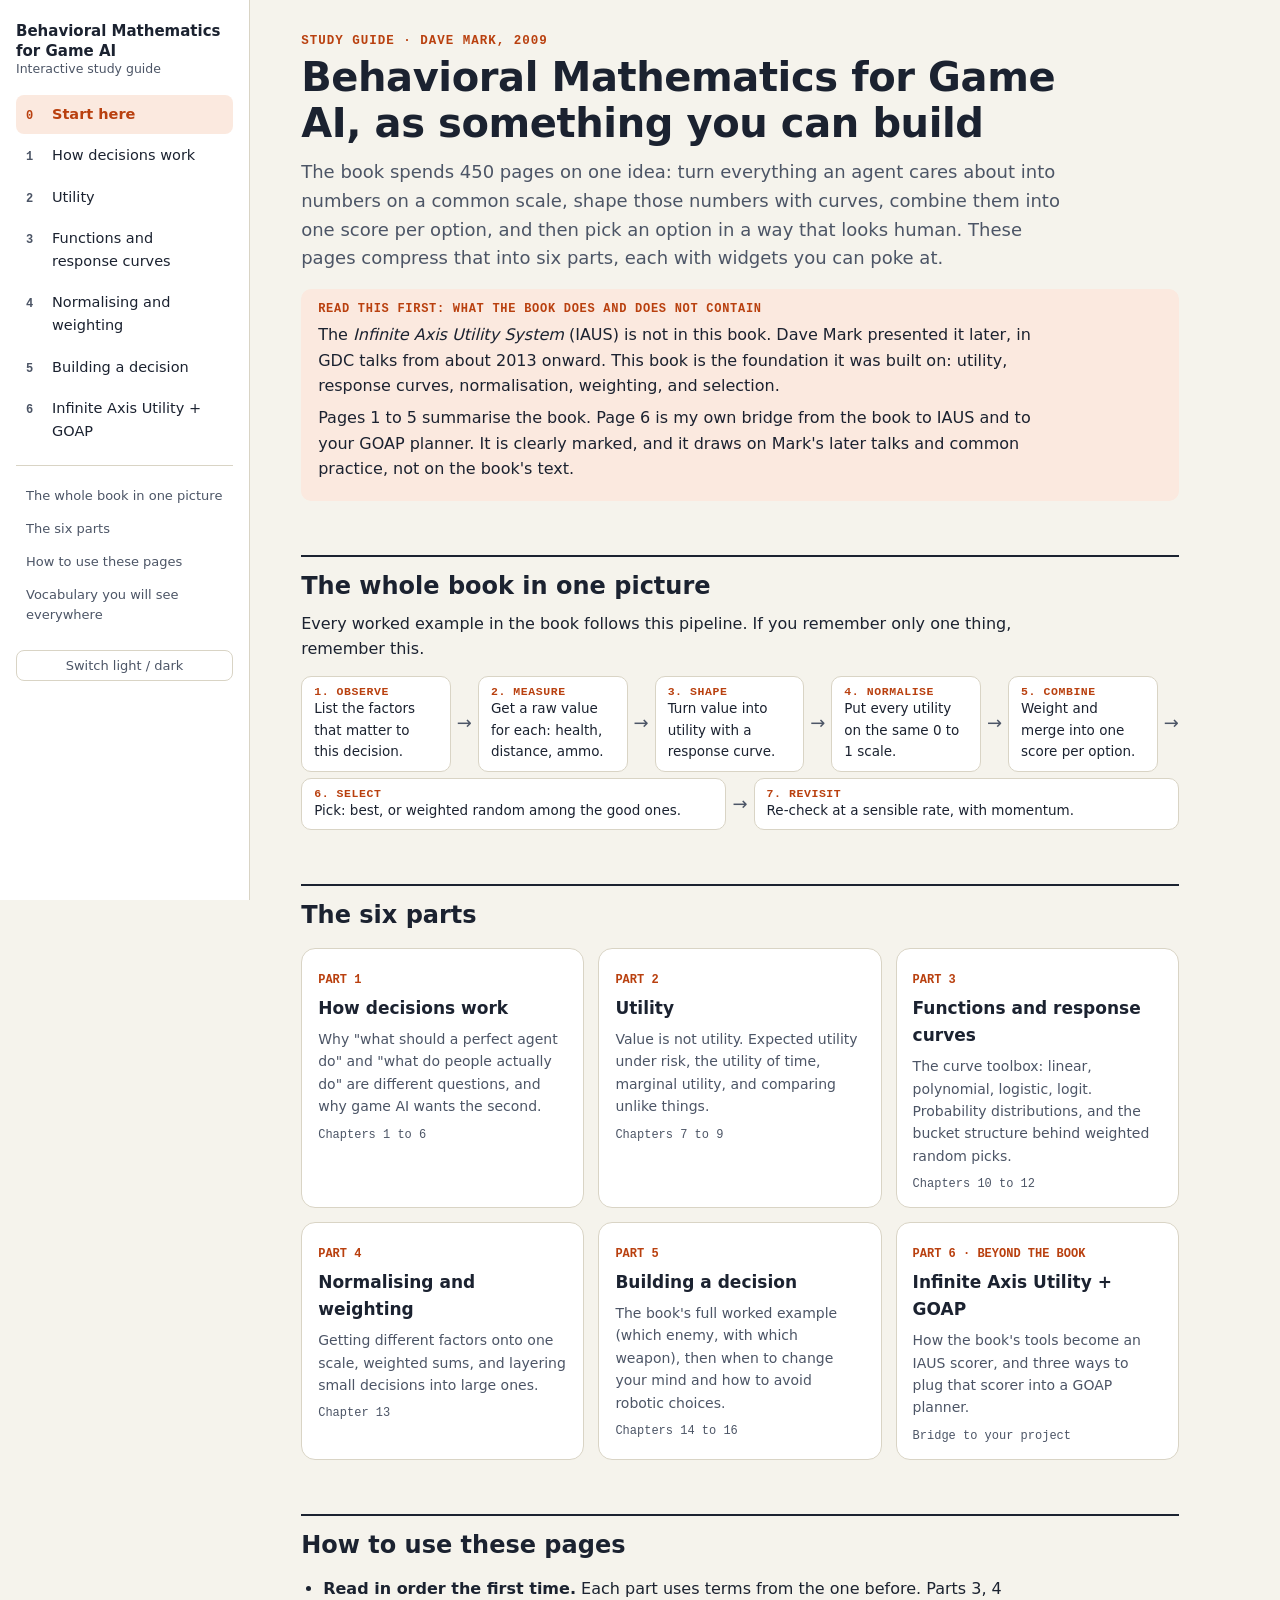
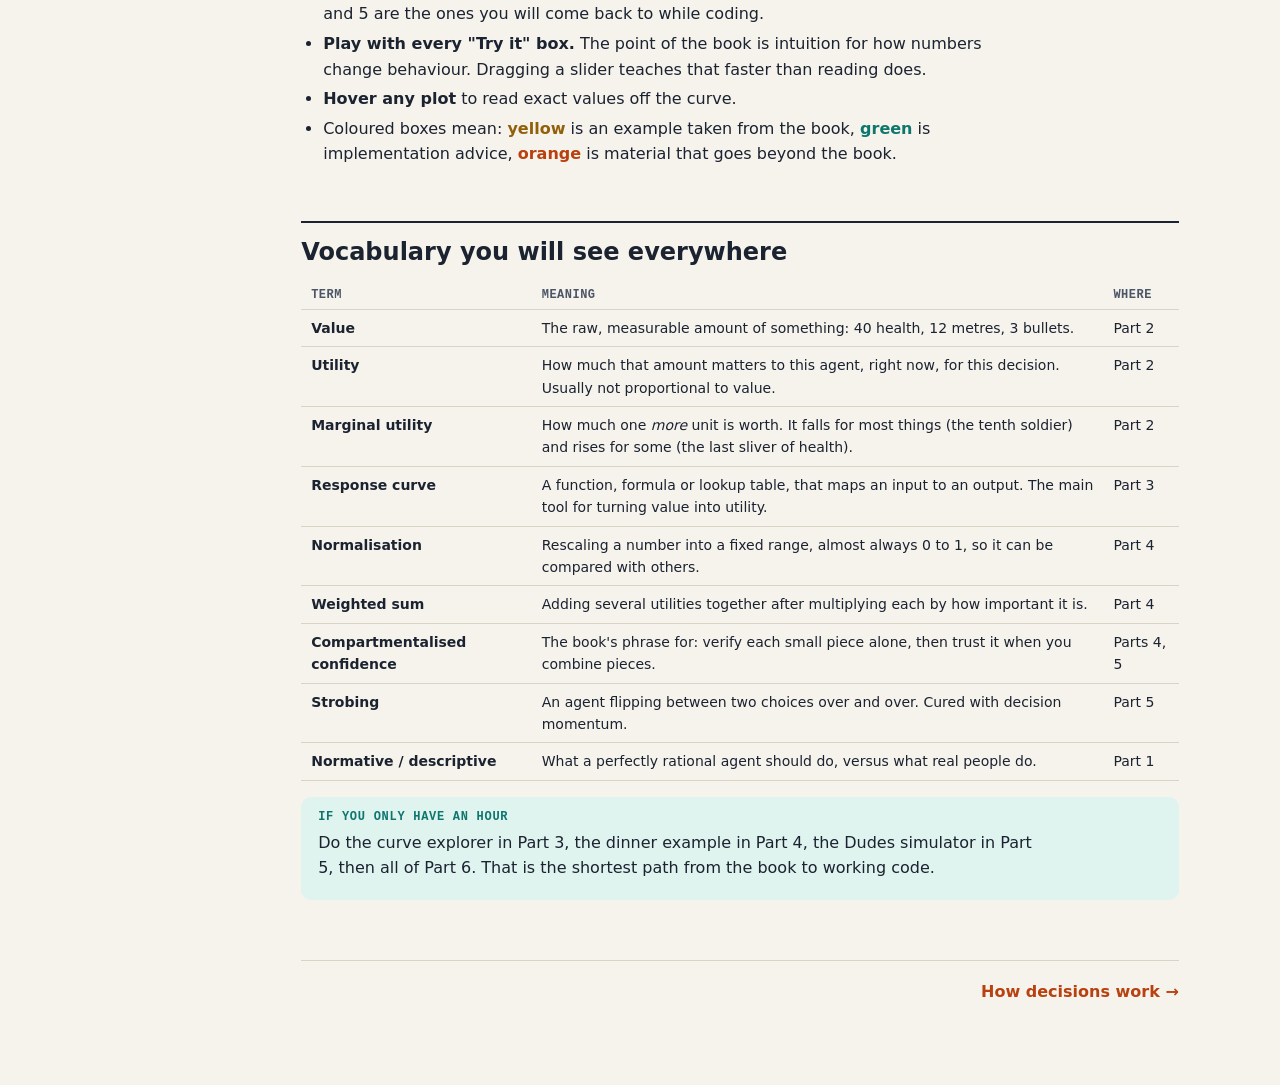
<file: index.html>
<!doctype html>
<html lang="en">
<head>
<meta charset="utf-8">
<meta name="viewport" content="width=device-width, initial-scale=1">
<title>Behavioral Mathematics for Game AI: study guide</title>
<link rel="stylesheet" href="assets/style.css">
</head>
<body>
<main>
  <p class="kicker">Study guide &middot; Dave Mark, 2009</p>
  <h1>Behavioral Mathematics for Game AI, as something you can build</h1>
  <p class="lead">The book spends 450 pages on one idea: turn everything an agent cares about into numbers on a common scale, shape those numbers with curves, combine them into one score per option, and then pick an option in a way that looks human. These pages compress that into six parts, each with widgets you can poke at.</p>

  <div class="note beyond">
    <b>Read this first: what the book does and does not contain</b>
    <p>The <em>Infinite Axis Utility System</em> (IAUS) is not in this book. Dave Mark presented it later, in GDC talks from about 2013 onward. This book is the foundation it was built on: utility, response curves, normalisation, weighting, and selection.</p>
    <p>Pages 1 to 5 summarise the book. Page 6 is my own bridge from the book to IAUS and to your GOAP planner. It is clearly marked, and it draws on Mark's later talks and common practice, not on the book's text.</p>
  </div>

  <h2 id="pipeline">The whole book in one picture</h2>
  <p>Every worked example in the book follows this pipeline. If you remember only one thing, remember this.</p>
  <div class="flow">
    <div><b>1. Observe</b>List the factors that matter to this decision.</div><div class="arrow">&rarr;</div>
    <div><b>2. Measure</b>Get a raw value for each: health, distance, ammo.</div><div class="arrow">&rarr;</div>
    <div><b>3. Shape</b>Turn value into utility with a response curve.</div><div class="arrow">&rarr;</div>
    <div><b>4. Normalise</b>Put every utility on the same 0 to 1 scale.</div><div class="arrow">&rarr;</div>
    <div><b>5. Combine</b>Weight and merge into one score per option.</div><div class="arrow">&rarr;</div>
    <div><b>6. Select</b>Pick: best, or weighted random among the good ones.</div><div class="arrow">&rarr;</div>
    <div><b>7. Revisit</b>Re-check at a sensible rate, with momentum.</div>
  </div>

  <h2 id="pages">The six parts</h2>
  <div class="cards">
    <a class="card" href="1-decisions.html"><span class="n">PART 1</span><h3>How decisions work</h3><p>Why "what should a perfect agent do" and "what do people actually do" are different questions, and why game AI wants the second.</p><p class="ch">Chapters 1 to 6</p></a>
    <a class="card" href="2-utility.html"><span class="n">PART 2</span><h3>Utility</h3><p>Value is not utility. Expected utility under risk, the utility of time, marginal utility, and comparing unlike things.</p><p class="ch">Chapters 7 to 9</p></a>
    <a class="card" href="3-curves.html"><span class="n">PART 3</span><h3>Functions and response curves</h3><p>The curve toolbox: linear, polynomial, logistic, logit. Probability distributions, and the bucket structure behind weighted random picks.</p><p class="ch">Chapters 10 to 12</p></a>
    <a class="card" href="4-weighting.html"><span class="n">PART 4</span><h3>Normalising and weighting</h3><p>Getting different factors onto one scale, weighted sums, and layering small decisions into large ones.</p><p class="ch">Chapter 13</p></a>
    <a class="card" href="5-decision-model.html"><span class="n">PART 5</span><h3>Building a decision</h3><p>The book's full worked example (which enemy, with which weapon), then when to change your mind and how to avoid robotic choices.</p><p class="ch">Chapters 14 to 16</p></a>
    <a class="card" href="6-iaus-goap.html"><span class="n">PART 6 &middot; BEYOND THE BOOK</span><h3>Infinite Axis Utility + GOAP</h3><p>How the book's tools become an IAUS scorer, and three ways to plug that scorer into a GOAP planner.</p><p class="ch">Bridge to your project</p></a>
  </div>

  <h2 id="how">How to use these pages</h2>
  <ul>
    <li><b>Read in order the first time.</b> Each part uses terms from the one before. Parts 3, 4 and 5 are the ones you will come back to while coding.</li>
    <li><b>Play with every "Try it" box.</b> The point of the book is intuition for how numbers change behaviour. Dragging a slider teaches that faster than reading does.</li>
    <li><b>Hover any plot</b> to read exact values off the curve.</li>
    <li>Coloured boxes mean: <span style="color:var(--warn);font-weight:600">yellow</span> is an example taken from the book, <span style="color:var(--ok);font-weight:600">green</span> is implementation advice, <span style="color:var(--accent);font-weight:600">orange</span> is material that goes beyond the book.</li>
  </ul>

  <h2 id="glossary">Vocabulary you will see everywhere</h2>
  <div class="tbl-wrap"><table>
    <tr><th>Term</th><th>Meaning</th><th>Where</th></tr>
    <tr><td><b>Value</b></td><td>The raw, measurable amount of something: 40 health, 12 metres, 3 bullets.</td><td>Part 2</td></tr>
    <tr><td><b>Utility</b></td><td>How much that amount matters to this agent, right now, for this decision. Usually not proportional to value.</td><td>Part 2</td></tr>
    <tr><td><b>Marginal utility</b></td><td>How much one <em>more</em> unit is worth. It falls for most things (the tenth soldier) and rises for some (the last sliver of health).</td><td>Part 2</td></tr>
    <tr><td><b>Response curve</b></td><td>A function, formula or lookup table, that maps an input to an output. The main tool for turning value into utility.</td><td>Part 3</td></tr>
    <tr><td><b>Normalisation</b></td><td>Rescaling a number into a fixed range, almost always 0 to 1, so it can be compared with others.</td><td>Part 4</td></tr>
    <tr><td><b>Weighted sum</b></td><td>Adding several utilities together after multiplying each by how important it is.</td><td>Part 4</td></tr>
    <tr><td><b>Compartmentalised confidence</b></td><td>The book's phrase for: verify each small piece alone, then trust it when you combine pieces.</td><td>Parts 4, 5</td></tr>
    <tr><td><b>Strobing</b></td><td>An agent flipping between two choices over and over. Cured with decision momentum.</td><td>Part 5</td></tr>
    <tr><td><b>Normative / descriptive</b></td><td>What a perfectly rational agent should do, versus what real people do.</td><td>Part 1</td></tr>
  </table></div>

  <div class="note impl">
    <b>If you only have an hour</b>
    <p>Do the curve explorer in Part 3, the dinner example in Part 4, the Dudes simulator in Part 5, then all of Part 6. That is the shortest path from the book to working code.</p>
  </div>
</main>
<script src="assets/app.js"></script>
</body>
</html>
</file>
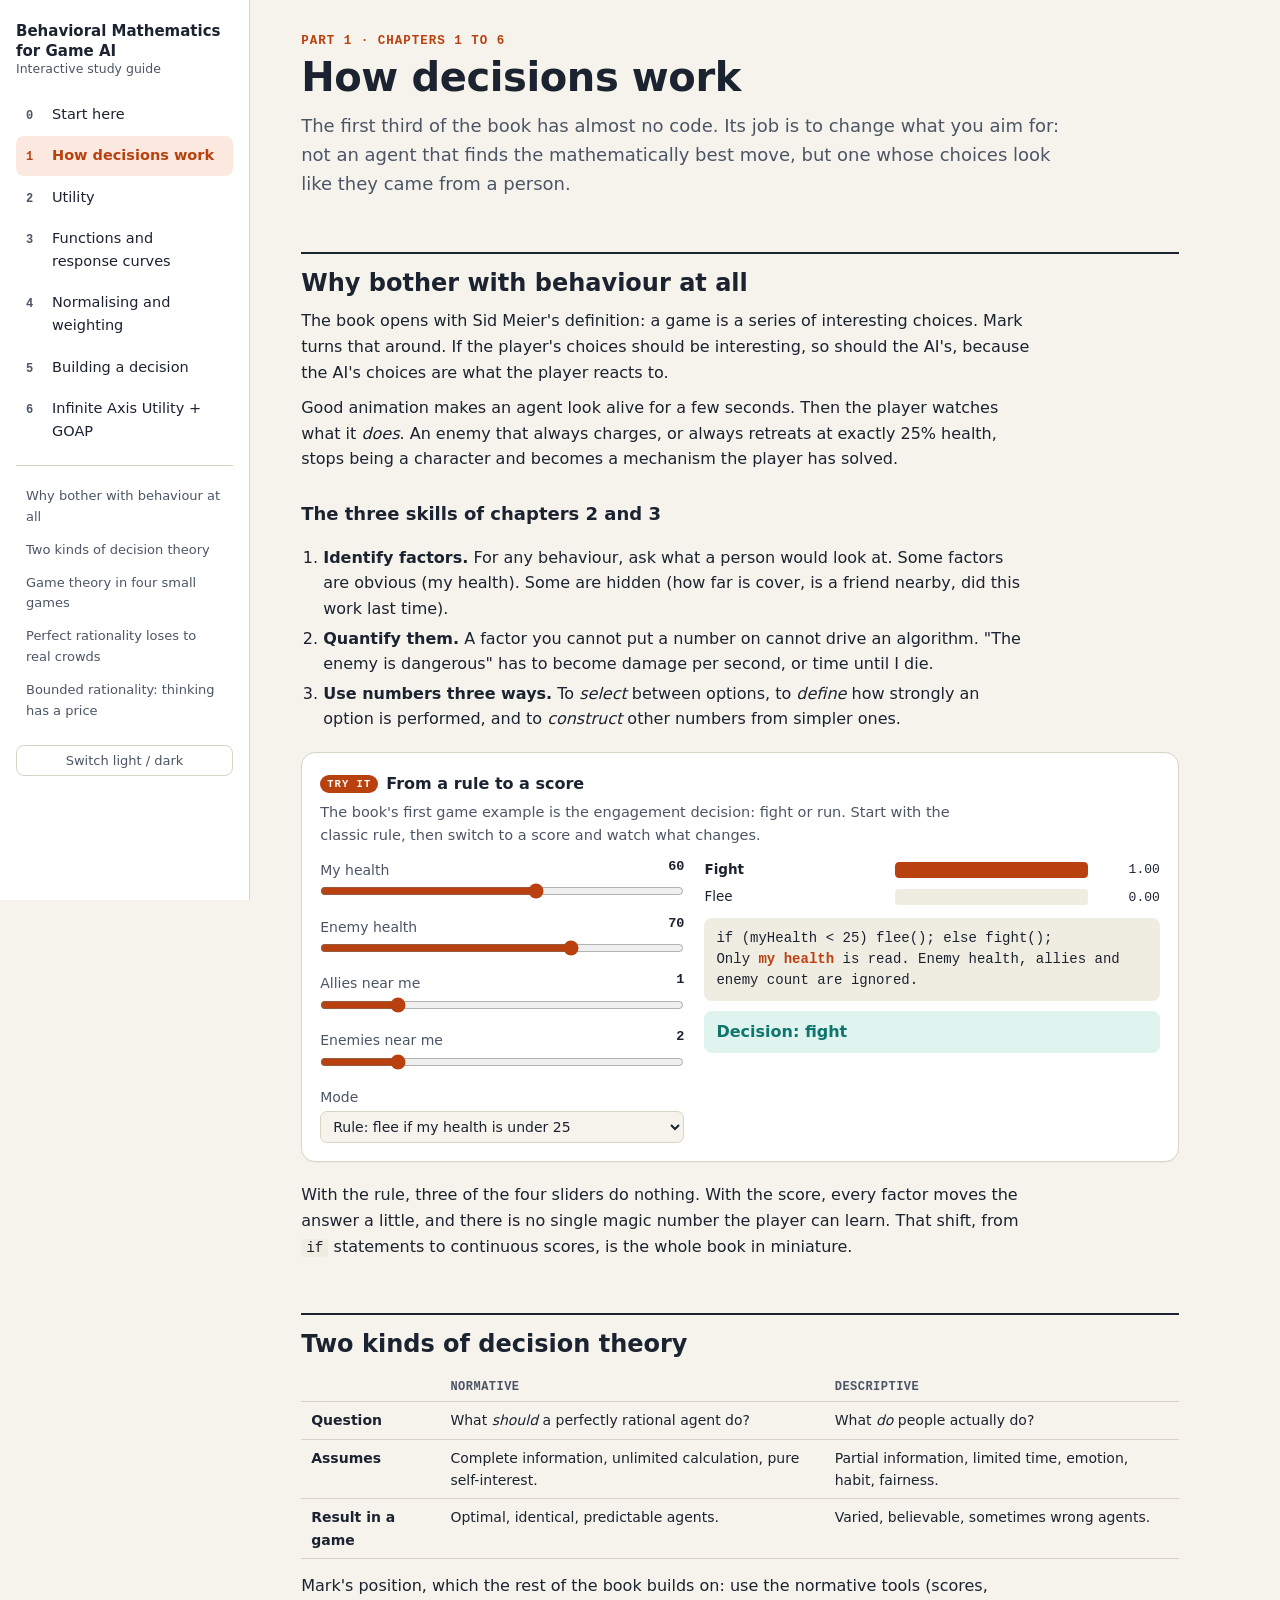
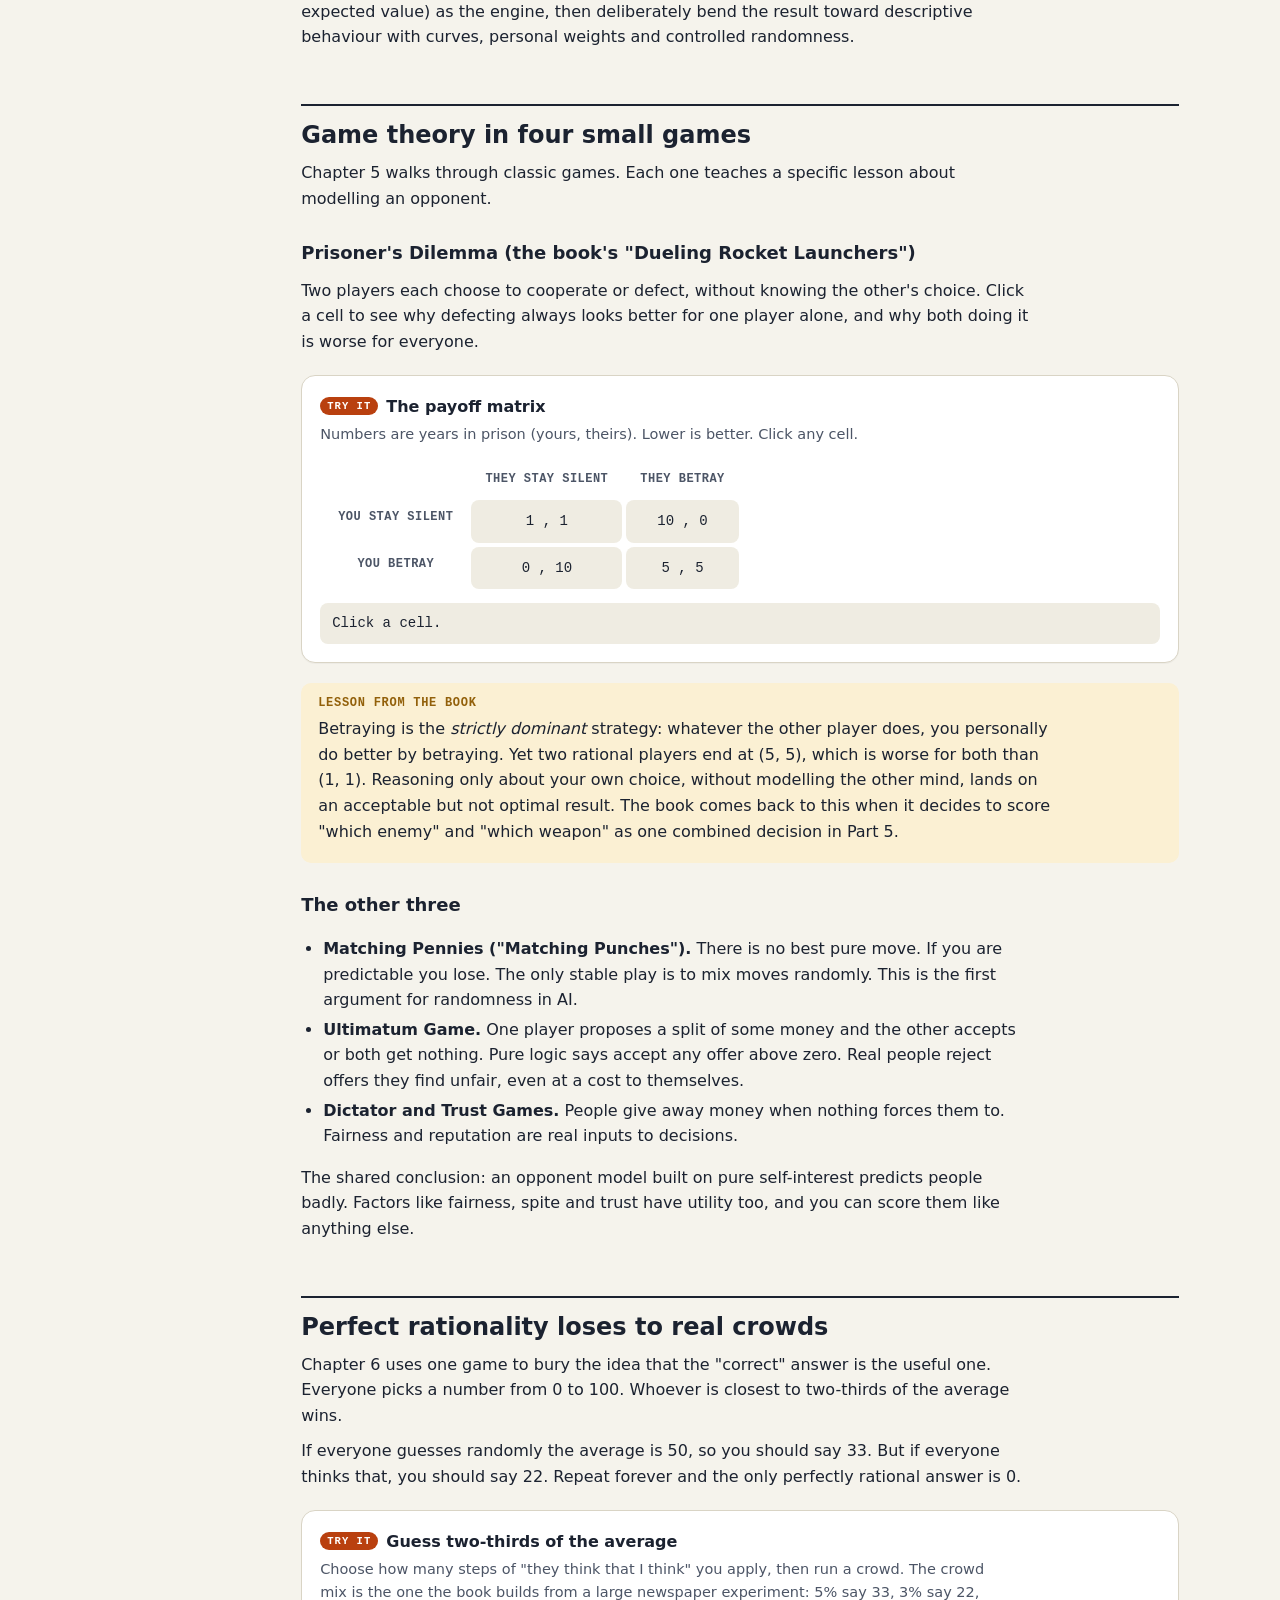
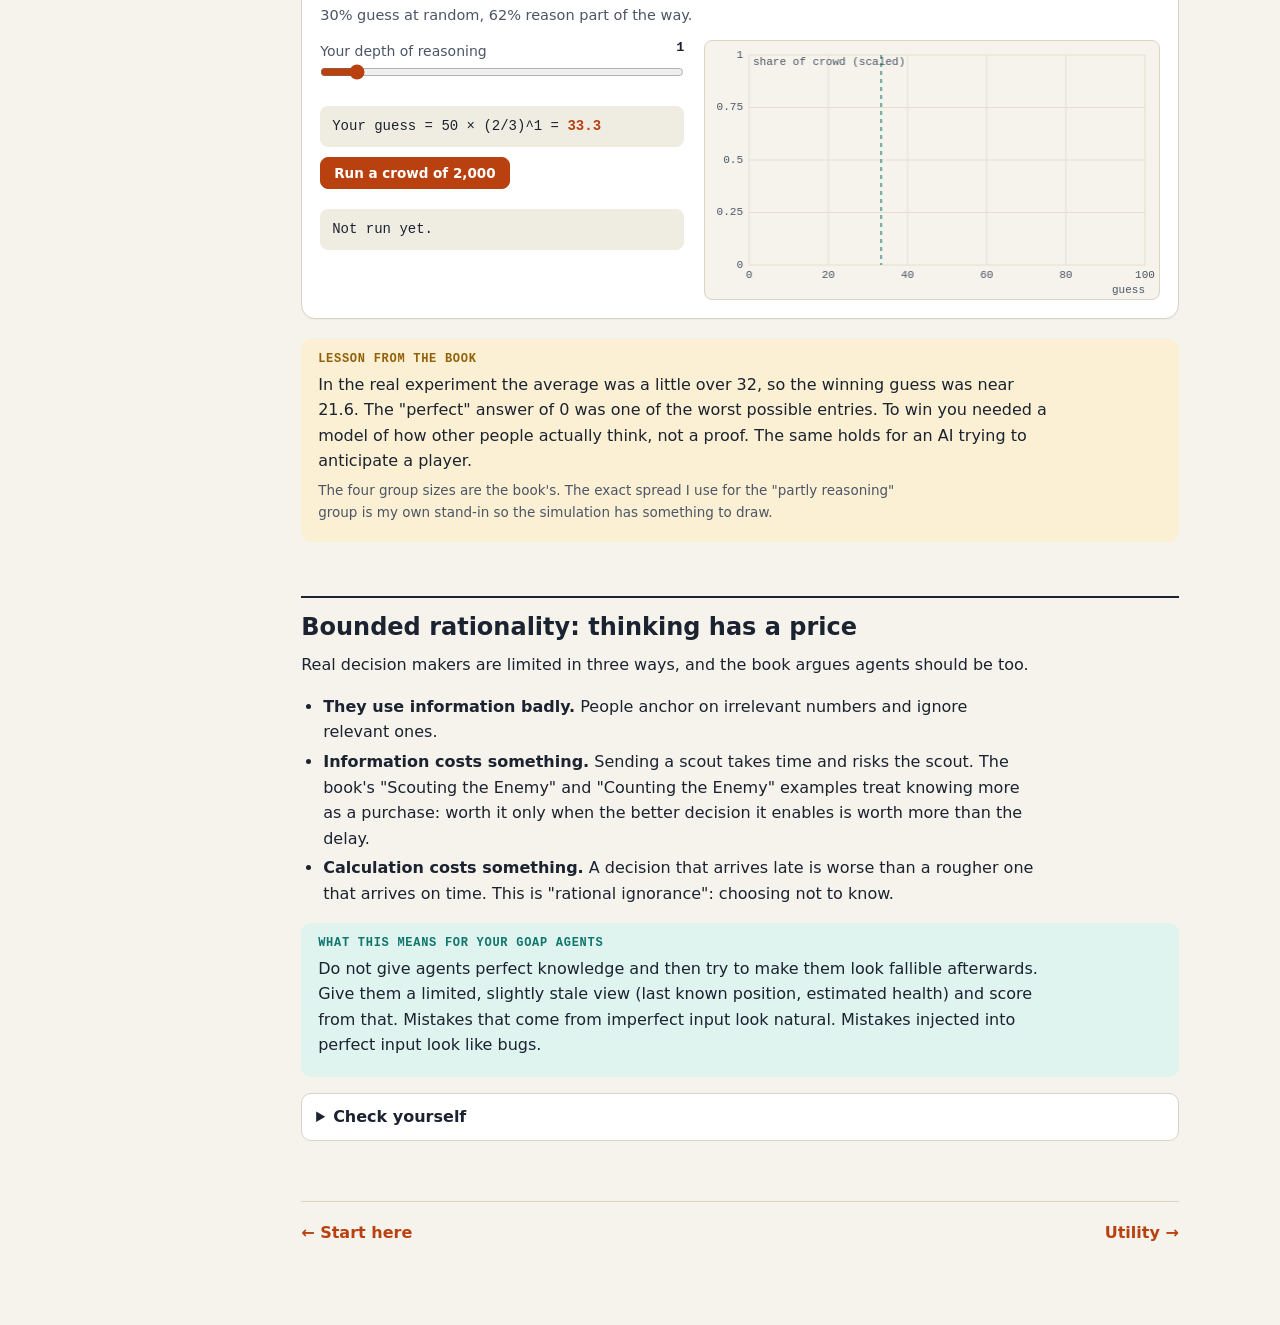
<file: 1-decisions.html>
<!doctype html>
<html lang="en">
<head>
<meta charset="utf-8">
<meta name="viewport" content="width=device-width, initial-scale=1">
<title>Part 1: How decisions work</title>
<link rel="stylesheet" href="assets/style.css">
</head>
<body>
<main>
  <p class="kicker">Part 1 &middot; Chapters 1 to 6</p>
  <h1>How decisions work</h1>
  <p class="lead">The first third of the book has almost no code. Its job is to change what you aim for: not an agent that finds the mathematically best move, but one whose choices look like they came from a person.</p>

  <h2 id="why">Why bother with behaviour at all</h2>
  <p>The book opens with Sid Meier's definition: a game is a series of interesting choices. Mark turns that around. If the player's choices should be interesting, so should the AI's, because the AI's choices are what the player reacts to.</p>
  <p>Good animation makes an agent look alive for a few seconds. Then the player watches what it <em>does</em>. An enemy that always charges, or always retreats at exactly 25% health, stops being a character and becomes a mechanism the player has solved.</p>

  <h3>The three skills of chapters 2 and 3</h3>
  <ol>
    <li><b>Identify factors.</b> For any behaviour, ask what a person would look at. Some factors are obvious (my health). Some are hidden (how far is cover, is a friend nearby, did this work last time).</li>
    <li><b>Quantify them.</b> A factor you cannot put a number on cannot drive an algorithm. "The enemy is dangerous" has to become damage per second, or time until I die.</li>
    <li><b>Use numbers three ways.</b> To <em>select</em> between options, to <em>define</em> how strongly an option is performed, and to <em>construct</em> other numbers from simpler ones.</li>
  </ol>

  <div class="lab">
    <h4>From a rule to a score</h4>
    <p class="hint">The book's first game example is the engagement decision: fight or run. Start with the classic rule, then switch to a score and watch what changes.</p>
    <div class="grid2">
      <div class="ctls">
        <label class="ctl"><span>My health <output></output></span><input type="range" id="e-my" min="1" max="100" value="60"></label>
        <label class="ctl"><span>Enemy health <output></output></span><input type="range" id="e-en" min="1" max="100" value="70"></label>
        <label class="ctl"><span>Allies near me <output></output></span><input type="range" id="e-al" min="0" max="5" value="1"></label>
        <label class="ctl"><span>Enemies near me <output></output></span><input type="range" id="e-ec" min="1" max="6" value="2"></label>
        <label class="ctl"><span>Mode</span>
          <select id="e-mode"><option value="rule">Rule: flee if my health is under 25</option><option value="score">Score: compare our side with theirs</option></select></label>
      </div>
      <div>
        <div id="e-bars"></div>
        <div class="readout" id="e-read"></div>
        <div class="verdict" id="e-verdict"></div>
      </div>
    </div>
  </div>
  <p>With the rule, three of the four sliders do nothing. With the score, every factor moves the answer a little, and there is no single magic number the player can learn. That shift, from <code>if</code> statements to continuous scores, is the whole book in miniature.</p>

  <h2 id="theory">Two kinds of decision theory</h2>
  <div class="tbl-wrap"><table>
    <tr><th></th><th>Normative</th><th>Descriptive</th></tr>
    <tr><td><b>Question</b></td><td>What <em>should</em> a perfectly rational agent do?</td><td>What <em>do</em> people actually do?</td></tr>
    <tr><td><b>Assumes</b></td><td>Complete information, unlimited calculation, pure self-interest.</td><td>Partial information, limited time, emotion, habit, fairness.</td></tr>
    <tr><td><b>Result in a game</b></td><td>Optimal, identical, predictable agents.</td><td>Varied, believable, sometimes wrong agents.</td></tr>
  </table></div>
  <p>Mark's position, which the rest of the book builds on: use the normative tools (scores, expected value) as the engine, then deliberately bend the result toward descriptive behaviour with curves, personal weights and controlled randomness.</p>

  <h2 id="game-theory">Game theory in four small games</h2>
  <p>Chapter 5 walks through classic games. Each one teaches a specific lesson about modelling an opponent.</p>

  <h3>Prisoner's Dilemma (the book's "Dueling Rocket Launchers")</h3>
  <p>Two players each choose to cooperate or defect, without knowing the other's choice. Click a cell to see why defecting always looks better for one player alone, and why both doing it is worse for everyone.</p>
  <div class="lab">
    <h4>The payoff matrix</h4>
    <p class="hint">Numbers are years in prison (yours, theirs). Lower is better. Click any cell.</p>
    <table class="matrix" id="pd">
      <tr><th></th><th>They stay silent</th><th>They betray</th></tr>
      <tr><th>You stay silent</th><td data-k="cc">1 , 1</td><td data-k="cd">10 , 0</td></tr>
      <tr><th>You betray</th><td data-k="dc">0 , 10</td><td data-k="dd">5 , 5</td></tr>
    </table>
    <div class="readout" id="pd-read">Click a cell.</div>
  </div>
  <div class="note book"><b>Lesson from the book</b><p>Betraying is the <em>strictly dominant</em> strategy: whatever the other player does, you personally do better by betraying. Yet two rational players end at (5, 5), which is worse for both than (1, 1). Reasoning only about your own choice, without modelling the other mind, lands on an acceptable but not optimal result. The book comes back to this when it decides to score "which enemy" and "which weapon" as one combined decision in Part 5.</p></div>

  <h3>The other three</h3>
  <ul>
    <li><b>Matching Pennies ("Matching Punches").</b> There is no best pure move. If you are predictable you lose. The only stable play is to mix moves randomly. This is the first argument for randomness in AI.</li>
    <li><b>Ultimatum Game.</b> One player proposes a split of some money and the other accepts or both get nothing. Pure logic says accept any offer above zero. Real people reject offers they find unfair, even at a cost to themselves.</li>
    <li><b>Dictator and Trust Games.</b> People give away money when nothing forces them to. Fairness and reputation are real inputs to decisions.</li>
  </ul>
  <p>The shared conclusion: an opponent model built on pure self-interest predicts people badly. Factors like fairness, spite and trust have utility too, and you can score them like anything else.</p>

  <h2 id="rational">Perfect rationality loses to real crowds</h2>
  <p>Chapter 6 uses one game to bury the idea that the "correct" answer is the useful one. Everyone picks a number from 0 to 100. Whoever is closest to two-thirds of the average wins.</p>
  <p>If everyone guesses randomly the average is 50, so you should say 33. But if everyone thinks that, you should say 22. Repeat forever and the only perfectly rational answer is 0.</p>

  <div class="lab">
    <h4>Guess two-thirds of the average</h4>
    <p class="hint">Choose how many steps of "they think that I think" you apply, then run a crowd. The crowd mix is the one the book builds from a large newspaper experiment: 5% say 33, 3% say 22, 30% guess at random, 62% reason part of the way.</p>
    <div class="grid2">
      <div class="ctls">
        <label class="ctl"><span>Your depth of reasoning <output></output></span><input type="range" id="g-depth" min="0" max="12" value="1"></label>
        <div class="readout" id="g-mine"></div>
        <div class="row"><button class="btn primary" id="g-run" type="button">Run a crowd of 2,000</button></div>
        <div class="readout" id="g-read">Not run yet.</div>
      </div>
      <div><canvas class="plot" id="g-plot"></canvas></div>
    </div>
  </div>
  <div class="note book"><b>Lesson from the book</b><p>In the real experiment the average was a little over 32, so the winning guess was near 21.6. The "perfect" answer of 0 was one of the worst possible entries. To win you needed a model of how other people actually think, not a proof. The same holds for an AI trying to anticipate a player.</p>
  <p style="font-size:13.5px;color:var(--ink-2)">The four group sizes are the book's. The exact spread I use for the "partly reasoning" group is my own stand-in so the simulation has something to draw.</p></div>

  <h2 id="bounded">Bounded rationality: thinking has a price</h2>
  <p>Real decision makers are limited in three ways, and the book argues agents should be too.</p>
  <ul>
    <li><b>They use information badly.</b> People anchor on irrelevant numbers and ignore relevant ones.</li>
    <li><b>Information costs something.</b> Sending a scout takes time and risks the scout. The book's "Scouting the Enemy" and "Counting the Enemy" examples treat knowing more as a purchase: worth it only when the better decision it enables is worth more than the delay.</li>
    <li><b>Calculation costs something.</b> A decision that arrives late is worse than a rougher one that arrives on time. This is "rational ignorance": choosing not to know.</li>
  </ul>
  <div class="note impl"><b>What this means for your GOAP agents</b>
    <p>Do not give agents perfect knowledge and then try to make them look fallible afterwards. Give them a limited, slightly stale view (last known position, estimated health) and score from that. Mistakes that come from imperfect input look natural. Mistakes injected into perfect input look like bugs.</p></div>

  <details><summary>Check yourself</summary>
    <ol>
      <li>Give one hidden factor for "should this guard investigate a noise". <em>(Examples: how many times it has already found nothing, whether another guard is closer, how far it is from its post.)</em></li>
      <li>Why is the optimal answer to the two-thirds game a bad answer in practice? <em>(It assumes every other player is also perfectly rational, and they are not.)</em></li>
      <li>What does Matching Pennies say about a boss with a fixed attack pattern? <em>(Any deterministic pattern can be learned and exploited, so some mixing is needed.)</em></li>
    </ol>
  </details>
</main>
<script src="assets/app.js"></script>
<script>
(function () {
  var B = BM;

  /* ---- engagement decision ---- */
  B.wire(['e-my', 'e-en', 'e-al', 'e-ec', 'e-mode'], function () {
    var my = B.val('e-my'), en = B.val('e-en'), al = B.val('e-al'), ec = B.val('e-ec');
    var mode = B.$('e-mode').value, fight, flee, text;
    if (mode === 'rule') {
      fight = my >= 25 ? 1 : 0; flee = 1 - fight;
      text = 'if (myHealth &lt; 25) flee(); else fight();<br>Only <b>my health</b> is read. Enemy health, allies and enemy count are ignored.';
    } else {
      var ours = my * (1 + al), theirs = en * ec;
      fight = ours / (ours + theirs); flee = 1 - fight;
      text = 'ourSide = myHealth * (1 + allies) = <b>' + ours + '</b><br>theirSide = enemyHealth * enemies = <b>' + theirs +
        '</b><br>fight = ourSide / (ourSide + theirSide) = <b>' + B.fmt(fight, 2) + '</b>';
    }
    B.bars('e-bars', [{ label: 'Fight', value: fight }, { label: 'Flee', value: flee }], { max: 1, best: 'max', digits: 2 });
    B.$('e-read').innerHTML = text;
    var v = B.$('e-verdict');
    v.textContent = fight >= flee ? 'Decision: fight' : 'Decision: flee';
    v.className = 'verdict' + (fight >= flee ? '' : ' bad');
  });

  /* ---- prisoner's dilemma ---- */
  var pdText = {
    cc: 'Both silent: 1 year each. Best joint result, but each of you could do better alone by betraying.',
    cd: 'You stay silent, they betray: you serve 10 years. This is the outcome fear of the other player pushes you away from.',
    dc: 'You betray, they stay silent: you walk free. Tempting, which is exactly the problem.',
    dd: 'Both betray: 5 years each. This is where two self-interested players end up, although both prefer the top-left cell.'
  };
  document.querySelectorAll('#pd td').forEach(function (td) {
    td.addEventListener('click', function () {
      document.querySelectorAll('#pd td').forEach(function (x) { x.classList.remove('hot'); });
      td.classList.add('hot');
      B.$('pd-read').textContent = pdText[td.getAttribute('data-k')];
    });
  });

  /* ---- guess 2/3 ---- */
  var plot = new B.Plot('g-plot', { xmin: 0, xmax: 100, ymin: 0, ymax: 1, xlabel: 'guess', ylabel: 'share of crowd (scaled)' });
  var hist = null, target = null;
  function myGuess() { return 50 * Math.pow(2 / 3, B.val('g-depth')); }
  function drawG() {
    var marks = [{ x: myGuess(), vline: true, color: '--c2', noDot: true }];
    if (target !== null) marks.push({ x: target, vline: true, color: '--c1', noDot: true });
    var series = [];
    if (hist) {
      var pts = [], max = Math.max.apply(null, hist);
      for (var i = 0; i < hist.length; i++) { pts.push([i * 2, hist[i] / max]); pts.push([i * 2 + 2, hist[i] / max]); }
      series.push({ points: pts, color: '--c4', label: 'crowd guesses', width: 1.6 });
    }
    plot.draw(series, marks);
    var d = B.val('g-depth');
    B.$('g-mine').innerHTML = 'Your guess = 50 &times; (2/3)^' + d + ' = <b>' + B.fmt(myGuess(), 1) + '</b>' + (d >= 12 ? ' (heading to 0)' : '');
  }
  function gauss() { return (Math.random() + Math.random() + Math.random() + Math.random() - 2) / 2; }
  B.$('g-run').addEventListener('click', function () {
    var n = 2000, sum = 0, h = new Array(50).fill(0);
    for (var i = 0; i < n; i++) {
      var r = Math.random() * 100, g;
      if (r < 5) g = 33; else if (r < 8) g = 22; else if (r < 38) g = Math.random() * 100;
      else g = B.clamp(30 + gauss() * 28, 0, 100);
      sum += g; h[Math.min(49, Math.floor(g / 2))]++;
    }
    hist = h; var avg = sum / n; target = avg * 2 / 3;
    var mine = myGuess(), err = Math.abs(mine - target);
    B.$('g-read').innerHTML = 'Crowd average <b>' + B.fmt(avg, 1) + '</b>, so the target is <b>' + B.fmt(target, 1) +
      '</b>.<br>You were off by <b>' + B.fmt(err, 1) + '</b>. The perfectly rational 0 was off by <b>' + B.fmt(target, 1) + '</b>.';
    drawG();
  });
  B.wire(['g-depth'], drawG);
})();
</script>
</body>
</html>
</file>
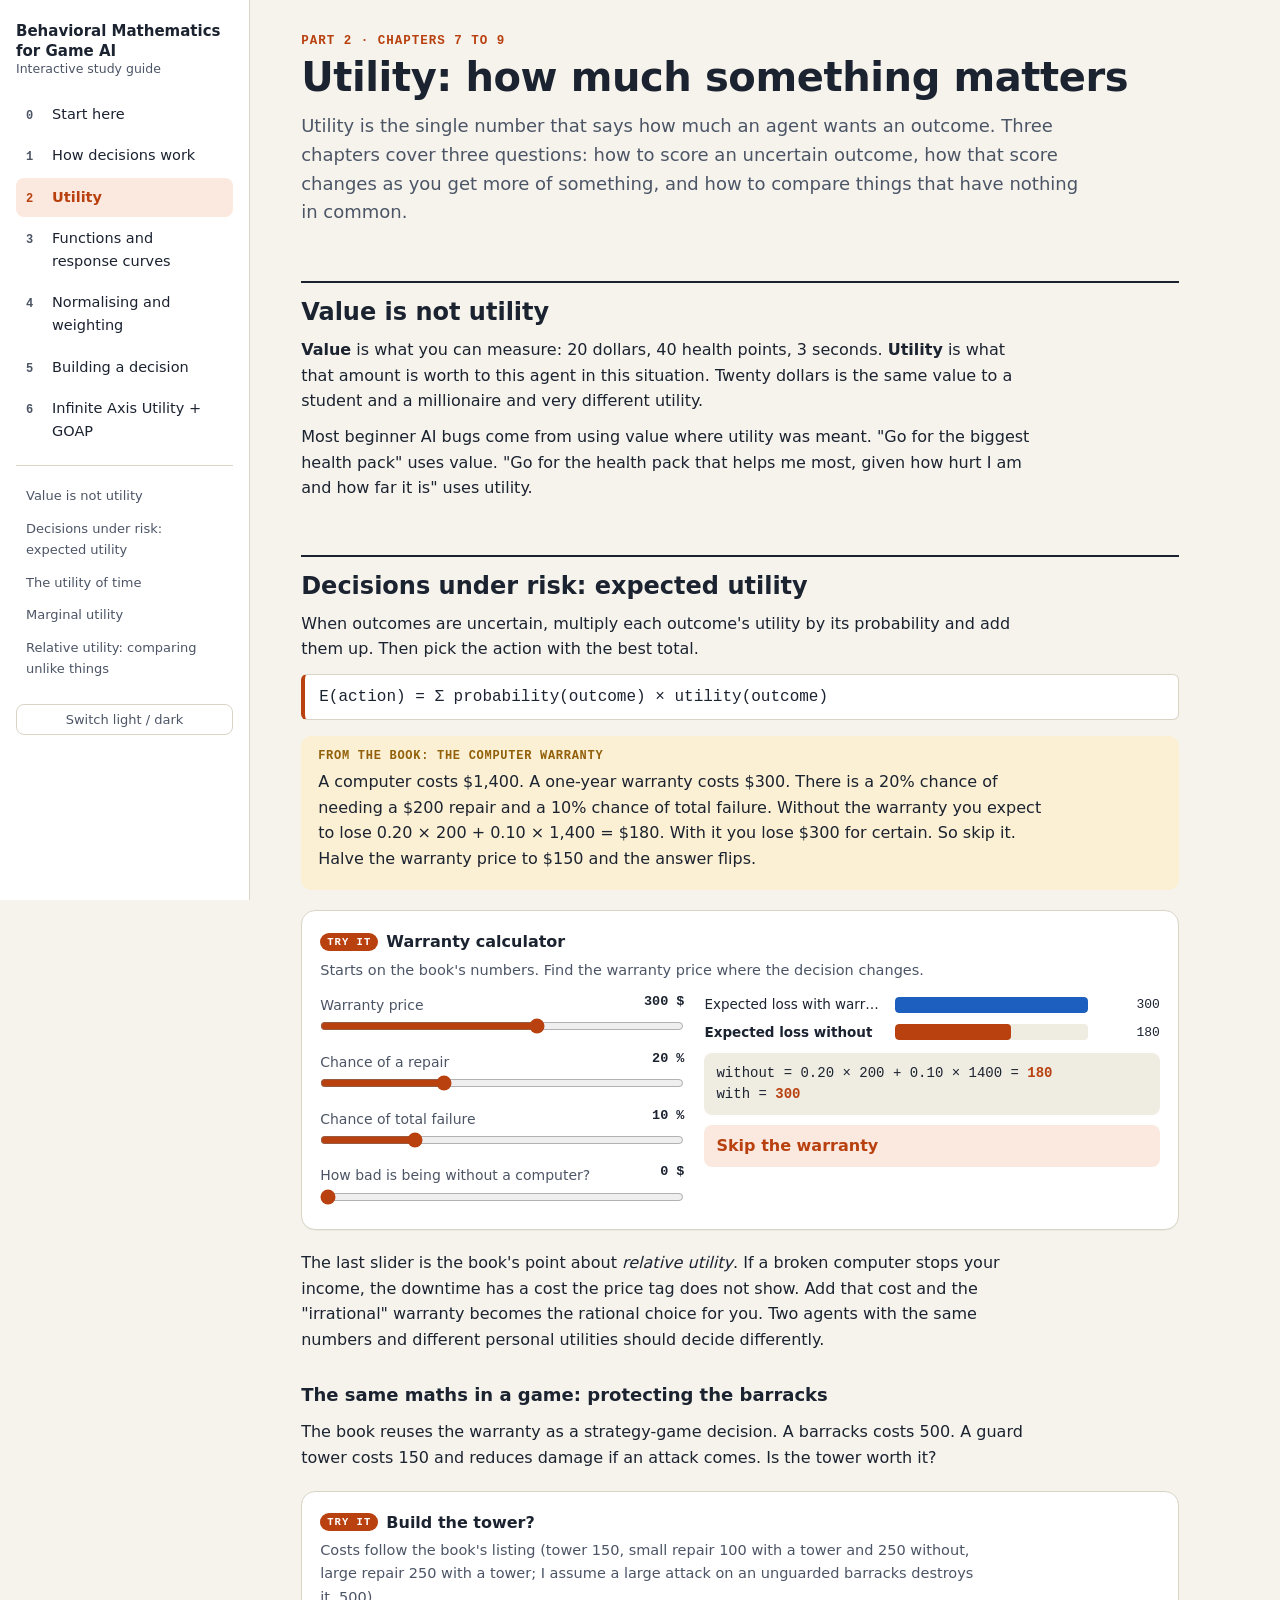
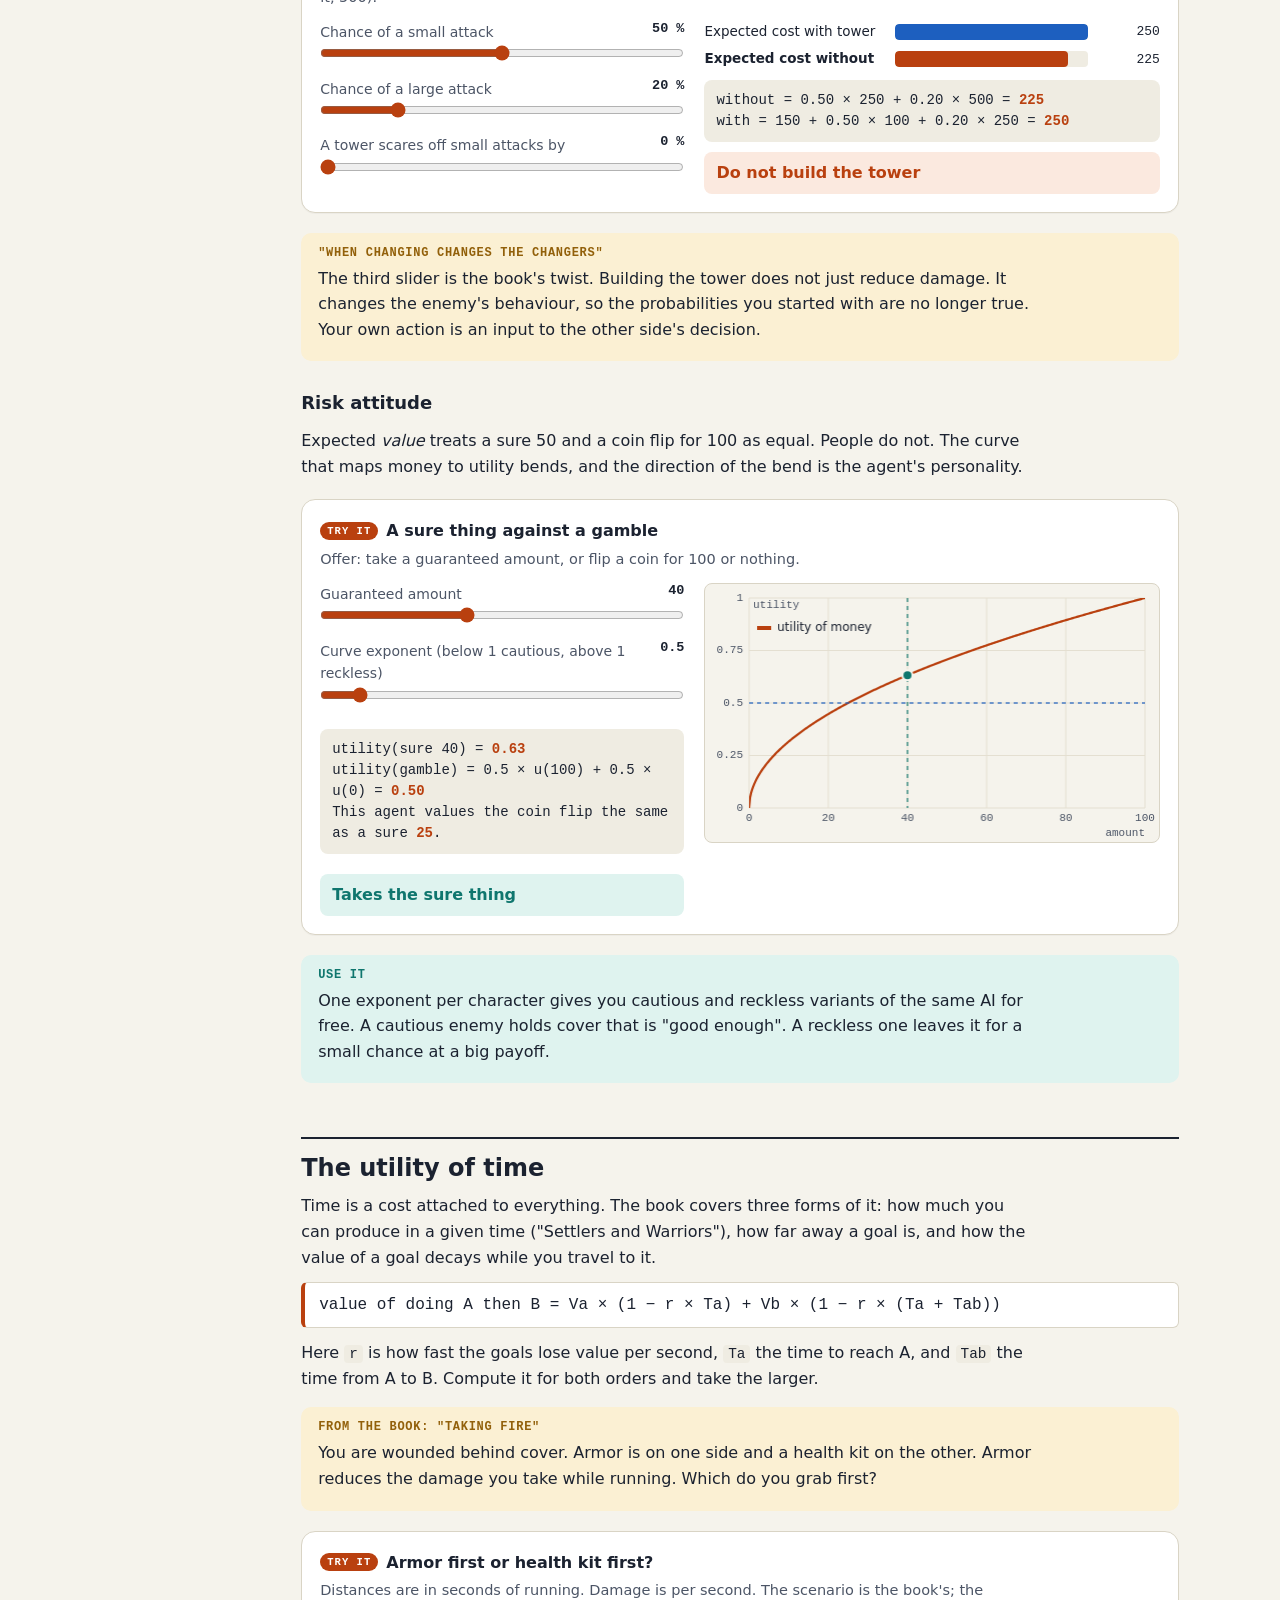
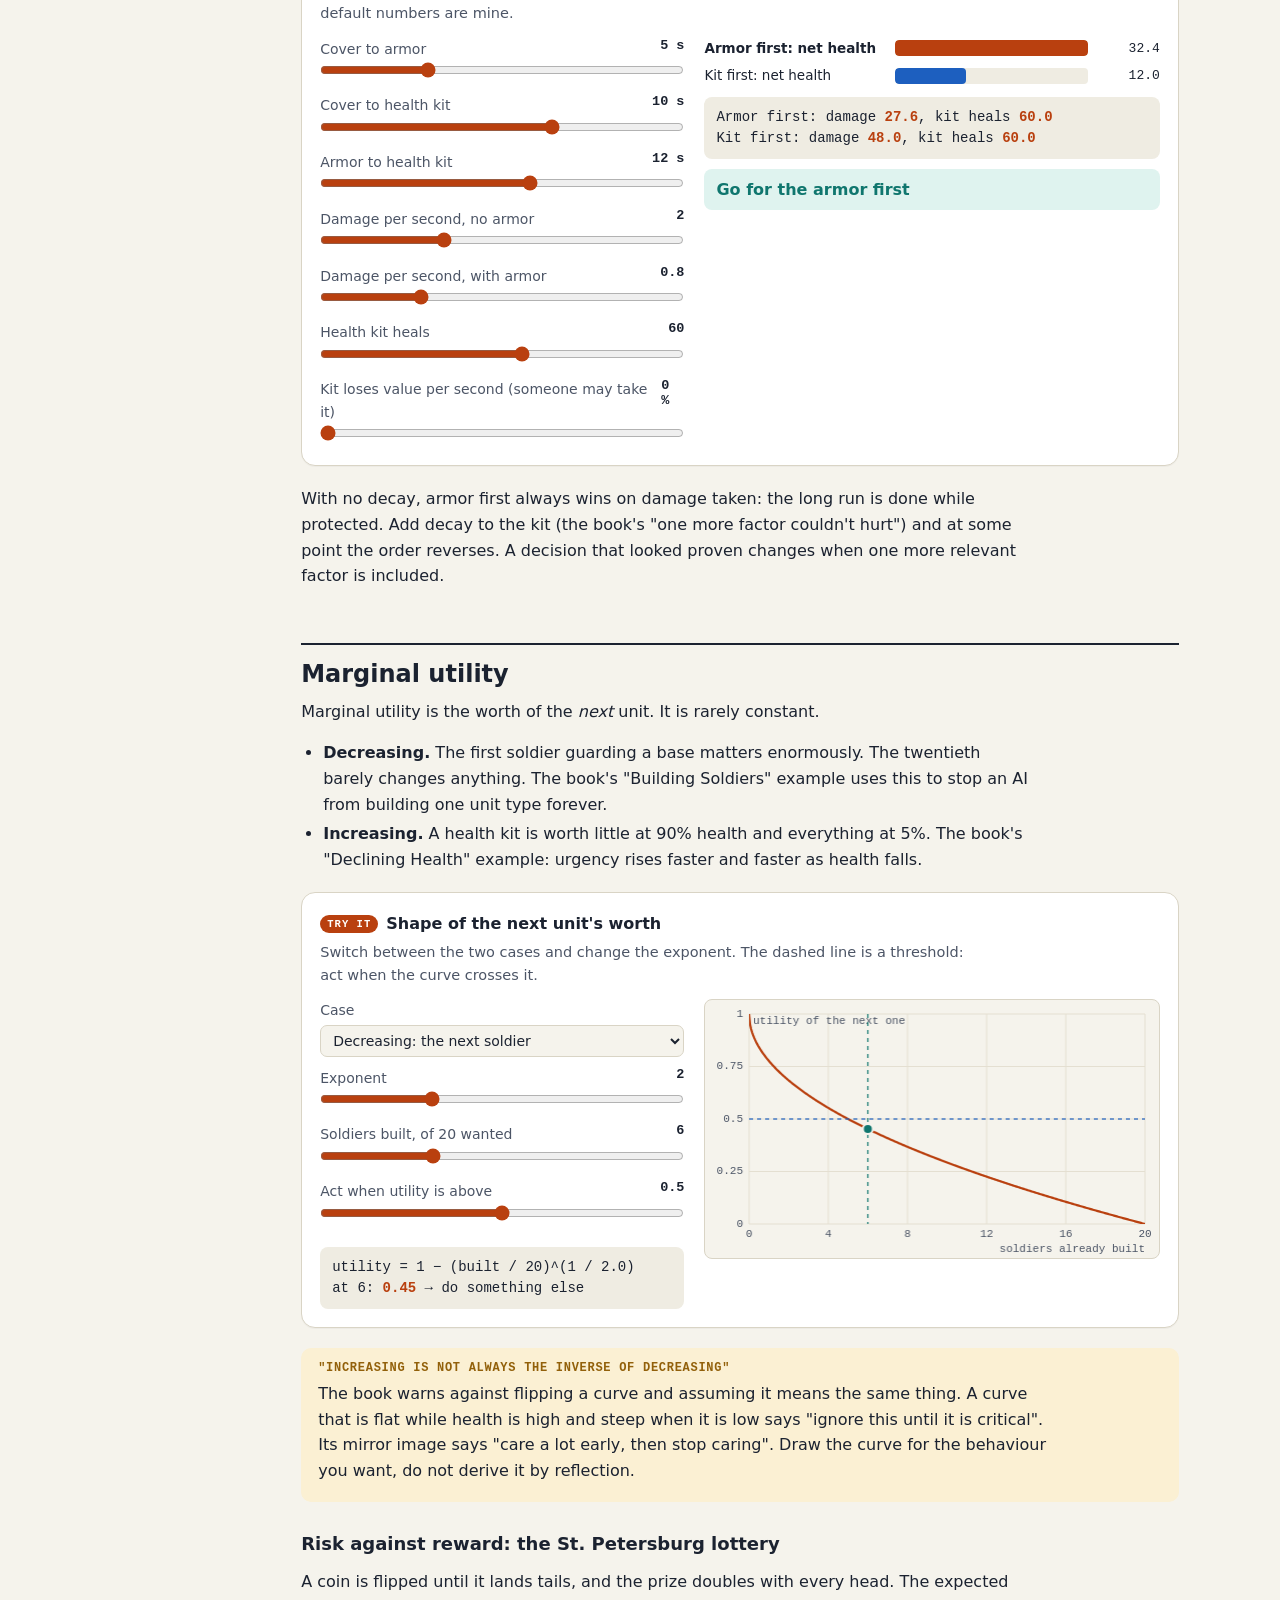
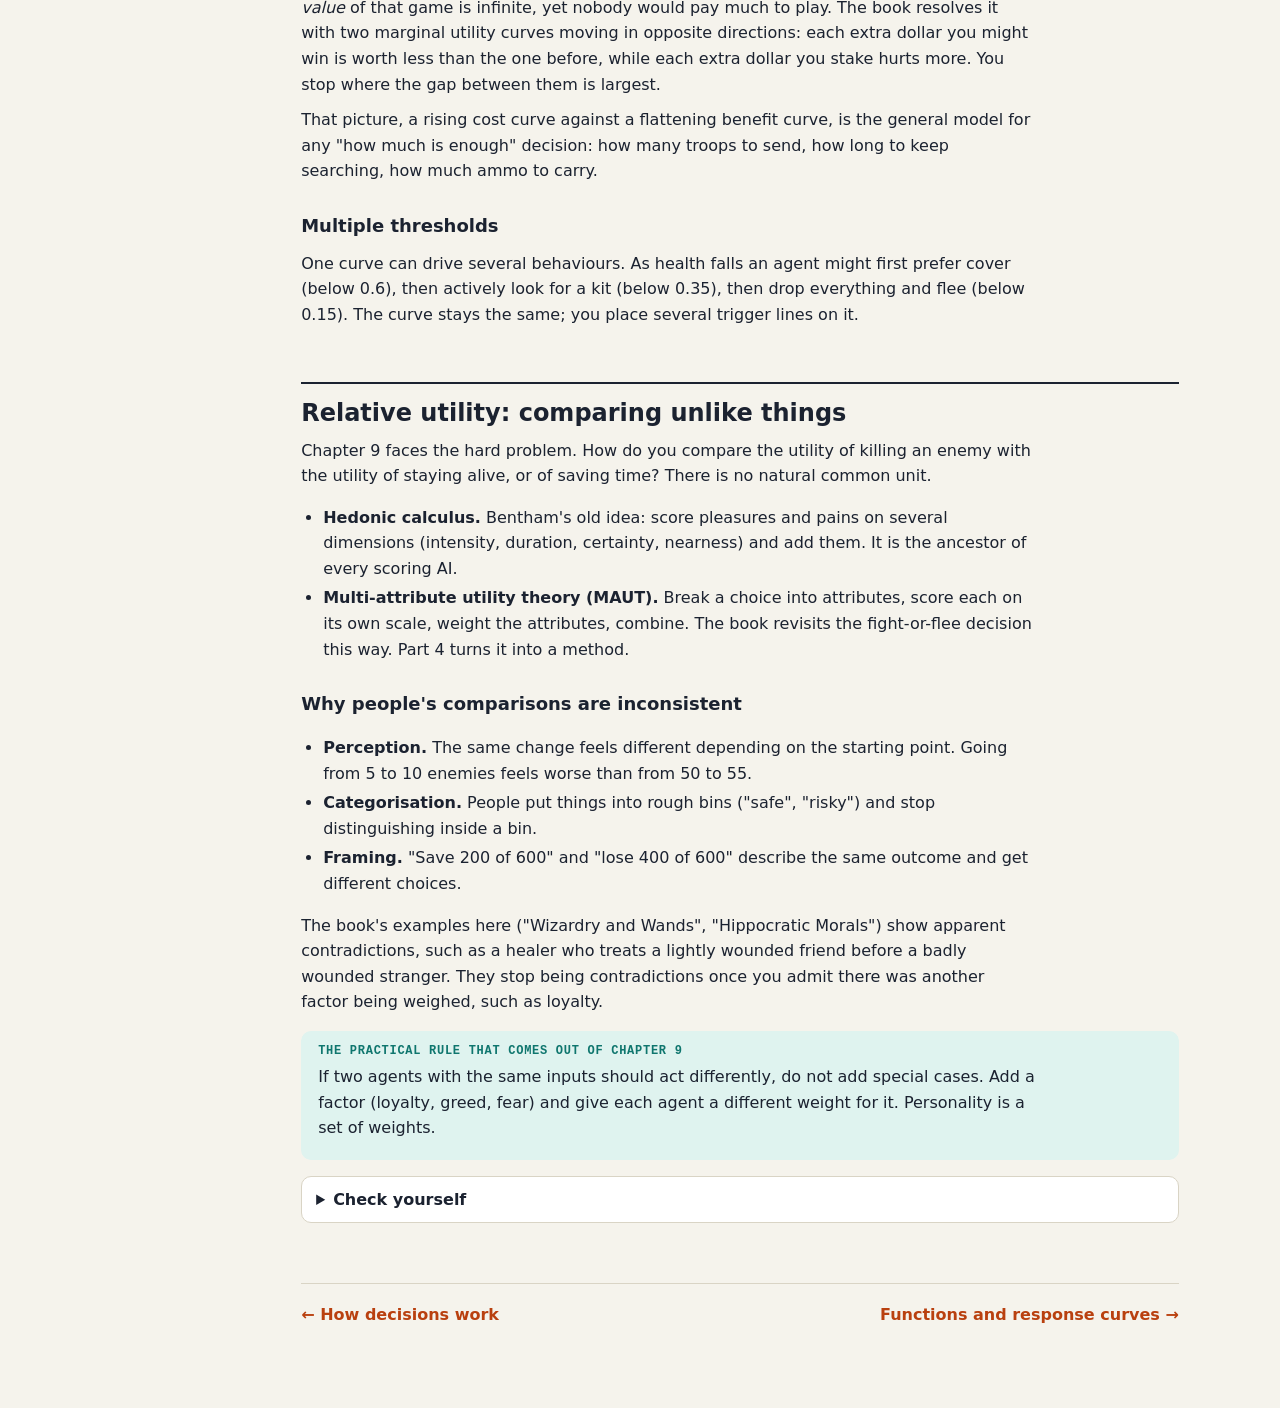
<file: 2-utility.html>
<!doctype html>
<html lang="en">
<head>
<meta charset="utf-8">
<meta name="viewport" content="width=device-width, initial-scale=1">
<title>Part 2: Utility</title>
<link rel="stylesheet" href="assets/style.css">
</head>
<body>
<main>
  <p class="kicker">Part 2 &middot; Chapters 7 to 9</p>
  <h1>Utility: how much something matters</h1>
  <p class="lead">Utility is the single number that says how much an agent wants an outcome. Three chapters cover three questions: how to score an uncertain outcome, how that score changes as you get more of something, and how to compare things that have nothing in common.</p>

  <h2 id="value">Value is not utility</h2>
  <p><b>Value</b> is what you can measure: 20 dollars, 40 health points, 3 seconds. <b>Utility</b> is what that amount is worth to this agent in this situation. Twenty dollars is the same value to a student and a millionaire and very different utility.</p>
  <p>Most beginner AI bugs come from using value where utility was meant. "Go for the biggest health pack" uses value. "Go for the health pack that helps me most, given how hurt I am and how far it is" uses utility.</p>

  <h2 id="risk">Decisions under risk: expected utility</h2>
  <p>When outcomes are uncertain, multiply each outcome's utility by its probability and add them up. Then pick the action with the best total.</p>
  <div class="formula">E(action) = &Sigma; probability(outcome) &times; utility(outcome)</div>

  <div class="note book"><b>From the book: the computer warranty</b>
    <p>A computer costs $1,400. A one-year warranty costs $300. There is a 20% chance of needing a $200 repair and a 10% chance of total failure. Without the warranty you expect to lose 0.20 &times; 200 + 0.10 &times; 1,400 = $180. With it you lose $300 for certain. So skip it. Halve the warranty price to $150 and the answer flips.</p></div>

  <div class="lab">
    <h4>Warranty calculator</h4>
    <p class="hint">Starts on the book's numbers. Find the warranty price where the decision changes.</p>
    <div class="grid2">
      <div class="ctls">
        <label class="ctl"><span>Warranty price <output></output></span><input type="range" id="w-x" min="0" max="500" step="10" value="300" data-suffix=" $"></label>
        <label class="ctl"><span>Chance of a repair <output></output></span><input type="range" id="w-b" min="0" max="60" value="20" data-suffix=" %"></label>
        <label class="ctl"><span>Chance of total failure <output></output></span><input type="range" id="w-f" min="0" max="40" value="10" data-suffix=" %"></label>
        <label class="ctl"><span>How bad is being without a computer? <output></output></span><input type="range" id="w-pain" min="0" max="1500" step="50" value="0" data-suffix=" $"></label>
      </div>
      <div>
        <div id="w-bars"></div>
        <div class="readout" id="w-read"></div>
        <div class="verdict" id="w-verdict"></div>
      </div>
    </div>
  </div>
  <p>The last slider is the book's point about <em>relative utility</em>. If a broken computer stops your income, the downtime has a cost the price tag does not show. Add that cost and the "irrational" warranty becomes the rational choice for you. Two agents with the same numbers and different personal utilities should decide differently.</p>

  <h3>The same maths in a game: protecting the barracks</h3>
  <p>The book reuses the warranty as a strategy-game decision. A barracks costs 500. A guard tower costs 150 and reduces damage if an attack comes. Is the tower worth it?</p>
  <div class="lab">
    <h4>Build the tower?</h4>
    <p class="hint">Costs follow the book's listing (tower 150, small repair 100 with a tower and 250 without, large repair 250 with a tower; I assume a large attack on an unguarded barracks destroys it, 500).</p>
    <div class="grid2">
      <div class="ctls">
        <label class="ctl"><span>Chance of a small attack <output></output></span><input type="range" id="t-s" min="0" max="100" value="50" data-suffix=" %"></label>
        <label class="ctl"><span>Chance of a large attack <output></output></span><input type="range" id="t-l" min="0" max="100" value="20" data-suffix=" %"></label>
        <label class="ctl"><span>A tower scares off small attacks by <output></output></span><input type="range" id="t-deter" min="0" max="100" value="0" data-suffix=" %"></label>
      </div>
      <div>
        <div id="t-bars"></div>
        <div class="readout" id="t-read"></div>
        <div class="verdict" id="t-verdict"></div>
      </div>
    </div>
  </div>
  <div class="note book"><b>"When changing changes the changers"</b><p>The third slider is the book's twist. Building the tower does not just reduce damage. It changes the enemy's behaviour, so the probabilities you started with are no longer true. Your own action is an input to the other side's decision.</p></div>

  <h3>Risk attitude</h3>
  <p>Expected <em>value</em> treats a sure 50 and a coin flip for 100 as equal. People do not. The curve that maps money to utility bends, and the direction of the bend is the agent's personality.</p>
  <div class="lab">
    <h4>A sure thing against a gamble</h4>
    <p class="hint">Offer: take a guaranteed amount, or flip a coin for 100 or nothing.</p>
    <div class="grid2">
      <div class="ctls">
        <label class="ctl"><span>Guaranteed amount <output></output></span><input type="range" id="r-sure" min="0" max="100" value="40"></label>
        <label class="ctl"><span>Curve exponent (below 1 cautious, above 1 reckless) <output></output></span><input type="range" id="r-a" min="0.3" max="2.5" step="0.05" value="0.5"></label>
        <div class="readout" id="r-read"></div>
        <div class="verdict" id="r-verdict"></div>
      </div>
      <div><canvas class="plot" id="r-plot"></canvas></div>
    </div>
  </div>
  <div class="note impl"><b>Use it</b><p>One exponent per character gives you cautious and reckless variants of the same AI for free. A cautious enemy holds cover that is "good enough". A reckless one leaves it for a small chance at a big payoff.</p></div>

  <h2 id="time">The utility of time</h2>
  <p>Time is a cost attached to everything. The book covers three forms of it: how much you can produce in a given time ("Settlers and Warriors"), how far away a goal is, and how the value of a goal decays while you travel to it.</p>
  <div class="formula">value of doing A then B = Va &times; (1 &minus; r &times; Ta) + Vb &times; (1 &minus; r &times; (Ta + Tab))</div>
  <p>Here <code>r</code> is how fast the goals lose value per second, <code>Ta</code> the time to reach A, and <code>Tab</code> the time from A to B. Compute it for both orders and take the larger.</p>

  <div class="note book"><b>From the book: "Taking Fire"</b><p>You are wounded behind cover. Armor is on one side and a health kit on the other. Armor reduces the damage you take while running. Which do you grab first?</p></div>
  <div class="lab">
    <h4>Armor first or health kit first?</h4>
    <p class="hint">Distances are in seconds of running. Damage is per second. The scenario is the book's; the default numbers are mine.</p>
    <div class="grid2">
      <div class="ctls">
        <label class="ctl"><span>Cover to armor <output></output></span><input type="range" id="f-ta" min="1" max="15" value="5" data-suffix=" s"></label>
        <label class="ctl"><span>Cover to health kit <output></output></span><input type="range" id="f-tk" min="1" max="15" value="10" data-suffix=" s"></label>
        <label class="ctl"><span>Armor to health kit <output></output></span><input type="range" id="f-tak" min="1" max="20" value="12" data-suffix=" s"></label>
        <label class="ctl"><span>Damage per second, no armor <output></output></span><input type="range" id="f-r0" min="0.5" max="5" step="0.1" value="2"></label>
        <label class="ctl"><span>Damage per second, with armor <output></output></span><input type="range" id="f-r1" min="0" max="3" step="0.1" value="0.8"></label>
        <label class="ctl"><span>Health kit heals <output></output></span><input type="range" id="f-h" min="10" max="100" value="60"></label>
        <label class="ctl"><span>Kit loses value per second (someone may take it) <output></output></span><input type="range" id="f-d" min="0" max="8" step="0.25" value="0" data-suffix=" %"></label>
      </div>
      <div>
        <div id="f-bars"></div>
        <div class="readout" id="f-read"></div>
        <div class="verdict" id="f-verdict"></div>
      </div>
    </div>
  </div>
  <p>With no decay, armor first always wins on damage taken: the long run is done while protected. Add decay to the kit (the book's "one more factor couldn't hurt") and at some point the order reverses. A decision that looked proven changes when one more relevant factor is included.</p>

  <h2 id="marginal">Marginal utility</h2>
  <p>Marginal utility is the worth of the <em>next</em> unit. It is rarely constant.</p>
  <ul>
    <li><b>Decreasing.</b> The first soldier guarding a base matters enormously. The twentieth barely changes anything. The book's "Building Soldiers" example uses this to stop an AI from building one unit type forever.</li>
    <li><b>Increasing.</b> A health kit is worth little at 90% health and everything at 5%. The book's "Declining Health" example: urgency rises faster and faster as health falls.</li>
  </ul>
  <div class="lab">
    <h4>Shape of the next unit's worth</h4>
    <p class="hint">Switch between the two cases and change the exponent. The dashed line is a threshold: act when the curve crosses it.</p>
    <div class="grid2">
      <div class="ctls">
        <label class="ctl"><span>Case</span><select id="m-case"><option value="dec">Decreasing: the next soldier</option><option value="inc">Increasing: need for a health kit</option></select></label>
        <label class="ctl"><span>Exponent <output></output></span><input type="range" id="m-k" min="0.3" max="6" step="0.1" value="2"></label>
        <label class="ctl"><span><span id="m-xl">Soldiers built, of 20 wanted</span> <output></output></span><input type="range" id="m-x" min="0" max="20" value="6"></label>
        <label class="ctl"><span>Act when utility is above <output></output></span><input type="range" id="m-th" min="0" max="1" step="0.05" value="0.5"></label>
        <div class="readout" id="m-read"></div>
      </div>
      <div><canvas class="plot" id="m-plot"></canvas></div>
    </div>
  </div>
  <div class="note book"><b>"Increasing is not always the inverse of decreasing"</b><p>The book warns against flipping a curve and assuming it means the same thing. A curve that is flat while health is high and steep when it is low says "ignore this until it is critical". Its mirror image says "care a lot early, then stop caring". Draw the curve for the behaviour you want, do not derive it by reflection.</p></div>

  <h3>Risk against reward: the St. Petersburg lottery</h3>
  <p>A coin is flipped until it lands tails, and the prize doubles with every head. The expected <em>value</em> of that game is infinite, yet nobody would pay much to play. The book resolves it with two marginal utility curves moving in opposite directions: each extra dollar you might win is worth less than the one before, while each extra dollar you stake hurts more. You stop where the gap between them is largest.</p>
  <p>That picture, a rising cost curve against a flattening benefit curve, is the general model for any "how much is enough" decision: how many troops to send, how long to keep searching, how much ammo to carry.</p>

  <h3>Multiple thresholds</h3>
  <p>One curve can drive several behaviours. As health falls an agent might first prefer cover (below 0.6), then actively look for a kit (below 0.35), then drop everything and flee (below 0.15). The curve stays the same; you place several trigger lines on it.</p>

  <h2 id="relative">Relative utility: comparing unlike things</h2>
  <p>Chapter 9 faces the hard problem. How do you compare the utility of killing an enemy with the utility of staying alive, or of saving time? There is no natural common unit.</p>
  <ul>
    <li><b>Hedonic calculus.</b> Bentham's old idea: score pleasures and pains on several dimensions (intensity, duration, certainty, nearness) and add them. It is the ancestor of every scoring AI.</li>
    <li><b>Multi-attribute utility theory (MAUT).</b> Break a choice into attributes, score each on its own scale, weight the attributes, combine. The book revisits the fight-or-flee decision this way. Part 4 turns it into a method.</li>
  </ul>
  <h3>Why people's comparisons are inconsistent</h3>
  <ul>
    <li><b>Perception.</b> The same change feels different depending on the starting point. Going from 5 to 10 enemies feels worse than from 50 to 55.</li>
    <li><b>Categorisation.</b> People put things into rough bins ("safe", "risky") and stop distinguishing inside a bin.</li>
    <li><b>Framing.</b> "Save 200 of 600" and "lose 400 of 600" describe the same outcome and get different choices.</li>
  </ul>
  <p>The book's examples here ("Wizardry and Wands", "Hippocratic Morals") show apparent contradictions, such as a healer who treats a lightly wounded friend before a badly wounded stranger. They stop being contradictions once you admit there was another factor being weighed, such as loyalty.</p>
  <div class="note impl"><b>The practical rule that comes out of chapter 9</b>
    <p>If two agents with the same inputs should act differently, do not add special cases. Add a factor (loyalty, greed, fear) and give each agent a different weight for it. Personality is a set of weights.</p></div>

  <details><summary>Check yourself</summary>
    <ol>
      <li>An agent has 3 potions and uses one whenever health is below 50%. What is missing? <em>(Marginal utility: the last potion is worth far more than the first, so the trigger should tighten as the stock falls.)</em></li>
      <li>Why can the tower be worth building even when its expected cost is higher? <em>(It changes the enemy's attack probabilities, and the agent may put extra personal weight on avoiding the worst outcome.)</em></li>
      <li>What two numbers do you need to choose the order of two goals? <em>(Travel times, and how fast each goal's value decays.)</em></li>
    </ol>
  </details>
</main>
<script src="assets/app.js"></script>
<script>
(function () {
  var B = BM;
  function verdict(id, text, bad) { var v = B.$(id); v.textContent = text; v.className = 'verdict' + (bad ? ' bad' : ''); }

  /* warranty */
  B.wire(['w-x', 'w-b', 'w-f', 'w-pain'], function () {
    var x = B.val('w-x'), b = B.val('w-b') / 100, f = B.val('w-f') / 100, pain = B.val('w-pain');
    var withW = x, without = b * 200 + f * 1400 + (b + f) * pain;
    B.bars('w-bars', [{ label: 'Expected loss with warranty', value: withW }, { label: 'Expected loss without', value: without }], { best: 'min', digits: 0, max: Math.max(withW, without, 1) });
    B.$('w-read').innerHTML = 'without = ' + B.fmt(b, 2) + ' &times; 200 + ' + B.fmt(f, 2) + ' &times; 1400' +
      (pain ? ' + ' + B.fmt(b + f, 2) + ' &times; ' + pain : '') + ' = <b>' + B.fmt(without, 0) + '</b><br>with = <b>' + x + '</b>';
    verdict('w-verdict', withW < without ? 'Buy the warranty' : 'Skip the warranty', withW >= without);
  });

  /* tower */
  B.wire(['t-s', 't-l', 't-deter'], function () {
    var ps = B.val('t-s') / 100, pl = B.val('t-l') / 100, det = B.val('t-deter') / 100;
    if (ps + pl > 1) { var sc = 1 / (ps + pl); ps *= sc; pl *= sc; }
    var psT = ps * (1 - det);
    var noTower = ps * 250 + pl * 500, tower = 150 + psT * 100 + pl * 250;
    B.bars('t-bars', [{ label: 'Expected cost with tower', value: tower }, { label: 'Expected cost without', value: noTower }], { best: 'min', digits: 0, max: Math.max(tower, noTower, 1) });
    B.$('t-read').innerHTML = 'without = ' + B.fmt(ps, 2) + ' &times; 250 + ' + B.fmt(pl, 2) + ' &times; 500 = <b>' + B.fmt(noTower, 0) +
      '</b><br>with = 150 + ' + B.fmt(psT, 2) + ' &times; 100 + ' + B.fmt(pl, 2) + ' &times; 250 = <b>' + B.fmt(tower, 0) + '</b>';
    verdict('t-verdict', tower < noTower ? 'Build the tower' : 'Do not build the tower', tower >= noTower);
  });

  /* risk attitude */
  var rp = new B.Plot('r-plot', { xmin: 0, xmax: 100, ymin: 0, ymax: 1, xlabel: 'amount', ylabel: 'utility' });
  B.wire(['r-sure', 'r-a'], function () {
    var sure = B.val('r-sure'), a = B.val('r-a');
    var u = function (x) { return Math.pow(x / 100, a); };
    var uSure = u(sure), uGamble = 0.5 * u(100) + 0.5 * u(0);
    var ce = 100 * Math.pow(uGamble, 1 / a);
    rp.draw([{ fn: u, color: '--c1', label: 'utility of money' }],
      [{ x: sure, y: uSure, color: '--c2', vline: true }, { y: uGamble, hline: true, color: '--c4', noDot: true }]);
    B.$('r-read').innerHTML = 'utility(sure ' + sure + ') = <b>' + B.fmt(uSure, 2) + '</b><br>utility(gamble) = 0.5 &times; u(100) + 0.5 &times; u(0) = <b>' +
      B.fmt(uGamble, 2) + '</b><br>This agent values the coin flip the same as a sure <b>' + B.fmt(ce, 0) + '</b>.';
    verdict('r-verdict', uSure >= uGamble ? 'Takes the sure thing' : 'Takes the gamble', uSure < uGamble);
  });

  /* taking fire */
  B.wire(['f-ta', 'f-tk', 'f-tak', 'f-r0', 'f-r1', 'f-h', 'f-d'], function () {
    var ta = B.val('f-ta'), tk = B.val('f-tk'), tak = B.val('f-tak'), r0 = B.val('f-r0'), r1 = B.val('f-r1'), h = B.val('f-h'), d = B.val('f-d') / 100;
    var dmgA = ta * r0 + tak * r1 + tk * r1, healA = h * Math.max(0, 1 - d * (ta + tak));
    var dmgK = tk * r0 + tak * r0 + ta * r1, healK = h * Math.max(0, 1 - d * tk);
    var netA = healA - dmgA, netK = healK - dmgK;
    var lo = Math.min(netA, netK, 0);
    B.bars('f-bars', [
      { label: 'Armor first: net health', value: netA - lo, text: B.fmt(netA, 1) },
      { label: 'Kit first: net health', value: netK - lo, text: B.fmt(netK, 1) }], { best: 'max' });
    B.$('f-read').innerHTML = 'Armor first: damage <b>' + B.fmt(dmgA, 1) + '</b>, kit heals <b>' + B.fmt(healA, 1) + '</b><br>Kit first: damage <b>' +
      B.fmt(dmgK, 1) + '</b>, kit heals <b>' + B.fmt(healK, 1) + '</b>';
    verdict('f-verdict', netA >= netK ? 'Go for the armor first' : 'Go for the health kit first', netA < netK);
  });

  /* marginal utility */
  var mp = new B.Plot('m-plot', { xmin: 0, xmax: 20, ymin: 0, ymax: 1, ylabel: 'utility of the next one' });
  B.wire(['m-case', 'm-k', 'm-x', 'm-th'], function () {
    var kase = B.$('m-case').value, k = B.val('m-k'), x = B.val('m-x'), th = B.val('m-th');
    var fn, xl, desc;
    if (kase === 'dec') {
      fn = function (n) { return 1 - Math.pow(n / 20, 1 / k); };
      xl = 'Soldiers built, of 20 wanted'; mp.set({ xlabel: 'soldiers already built' });
      desc = 'utility = 1 &minus; (built / 20)^(1 / ' + B.fmt(k, 1) + ')';
    } else {
      fn = function (n) { return Math.pow(1 - n / 20, k); };
      xl = 'Health remaining, out of 20'; mp.set({ xlabel: 'health remaining' });
      desc = 'utility = (1 &minus; health / 20)^' + B.fmt(k, 1);
    }
    B.$('m-xl').textContent = xl;
    var y = fn(x);
    mp.draw([{ fn: fn, color: '--c1' }], [{ x: x, y: y, color: '--c2', vline: true }, { y: th, hline: true, color: '--c4', noDot: true }]);
    B.$('m-read').innerHTML = desc + '<br>at ' + x + ': <b>' + B.fmt(y, 2) + '</b> &rarr; ' +
      (y >= th ? '<b>act</b> (' + (kase === 'dec' ? 'build another soldier' : 'go and get the kit') + ')' : 'do something else');
  });
})();
</script>
</body>
</html>
</file>
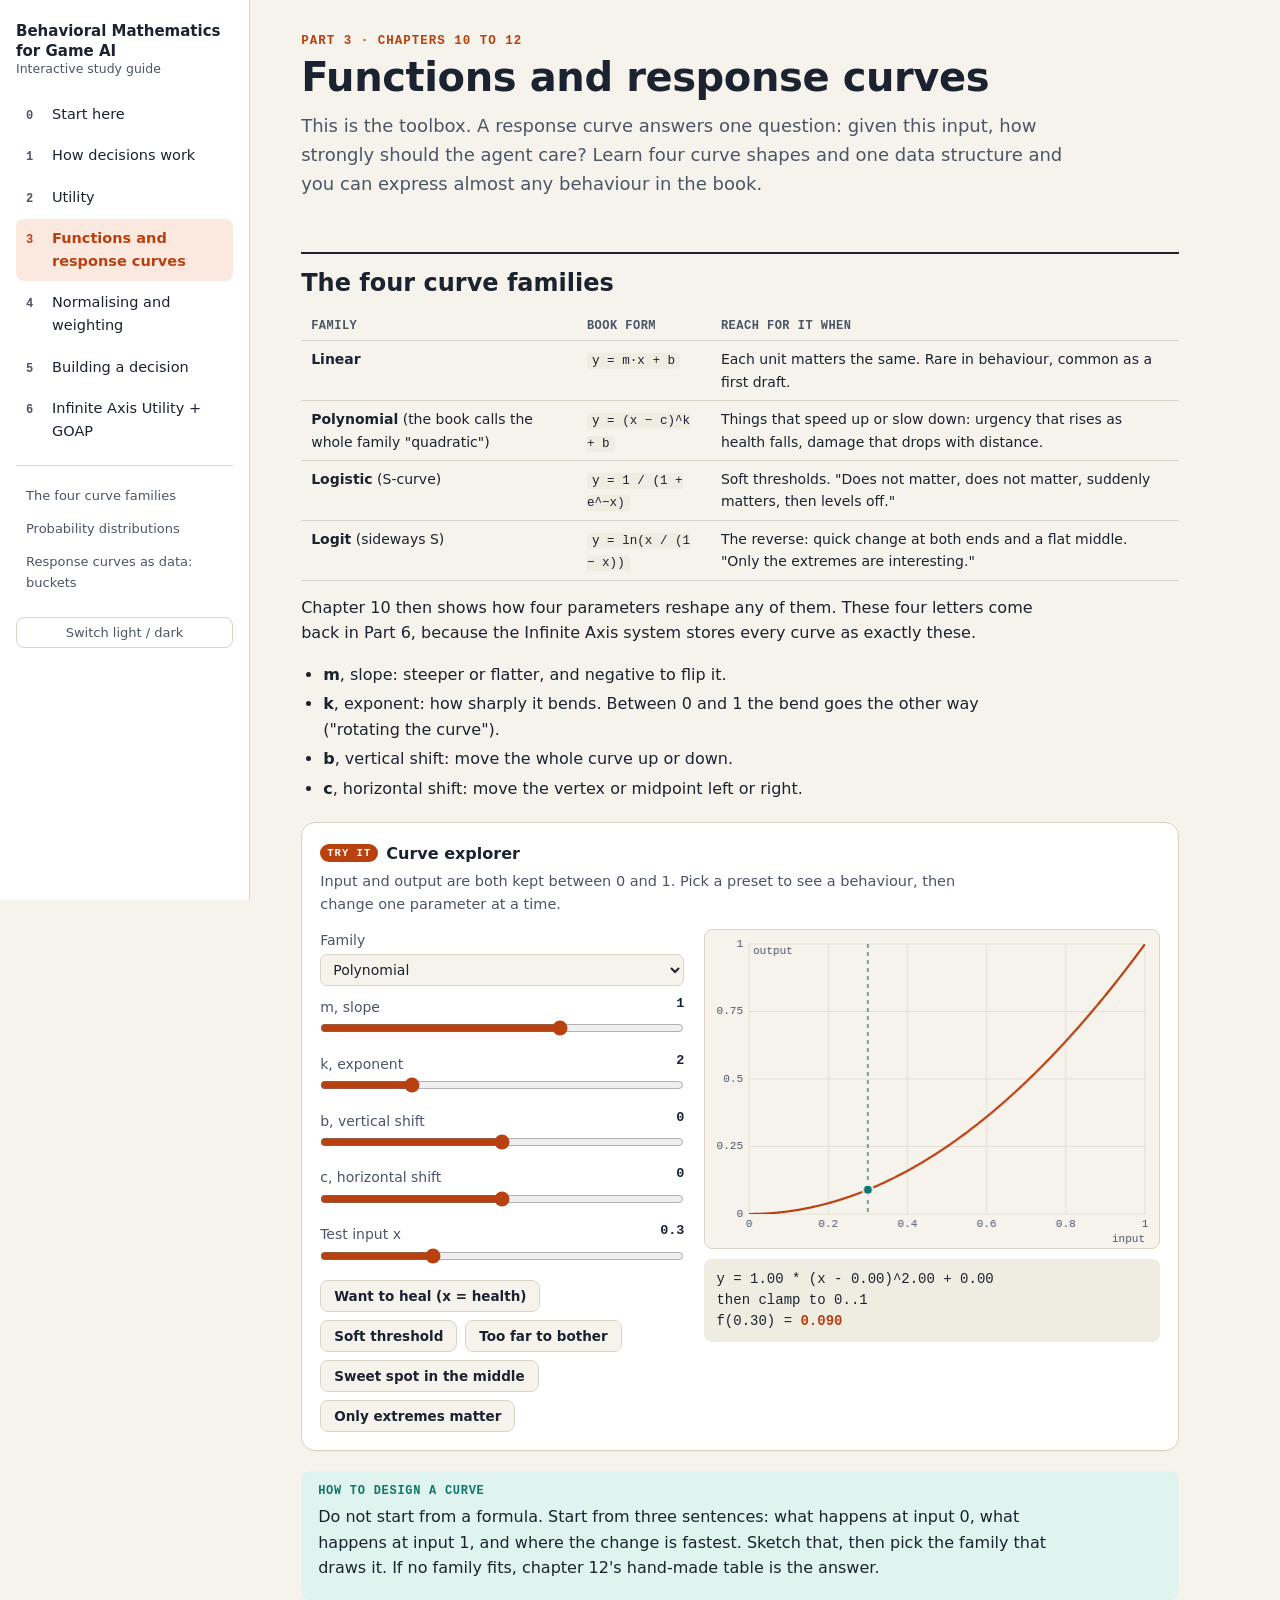
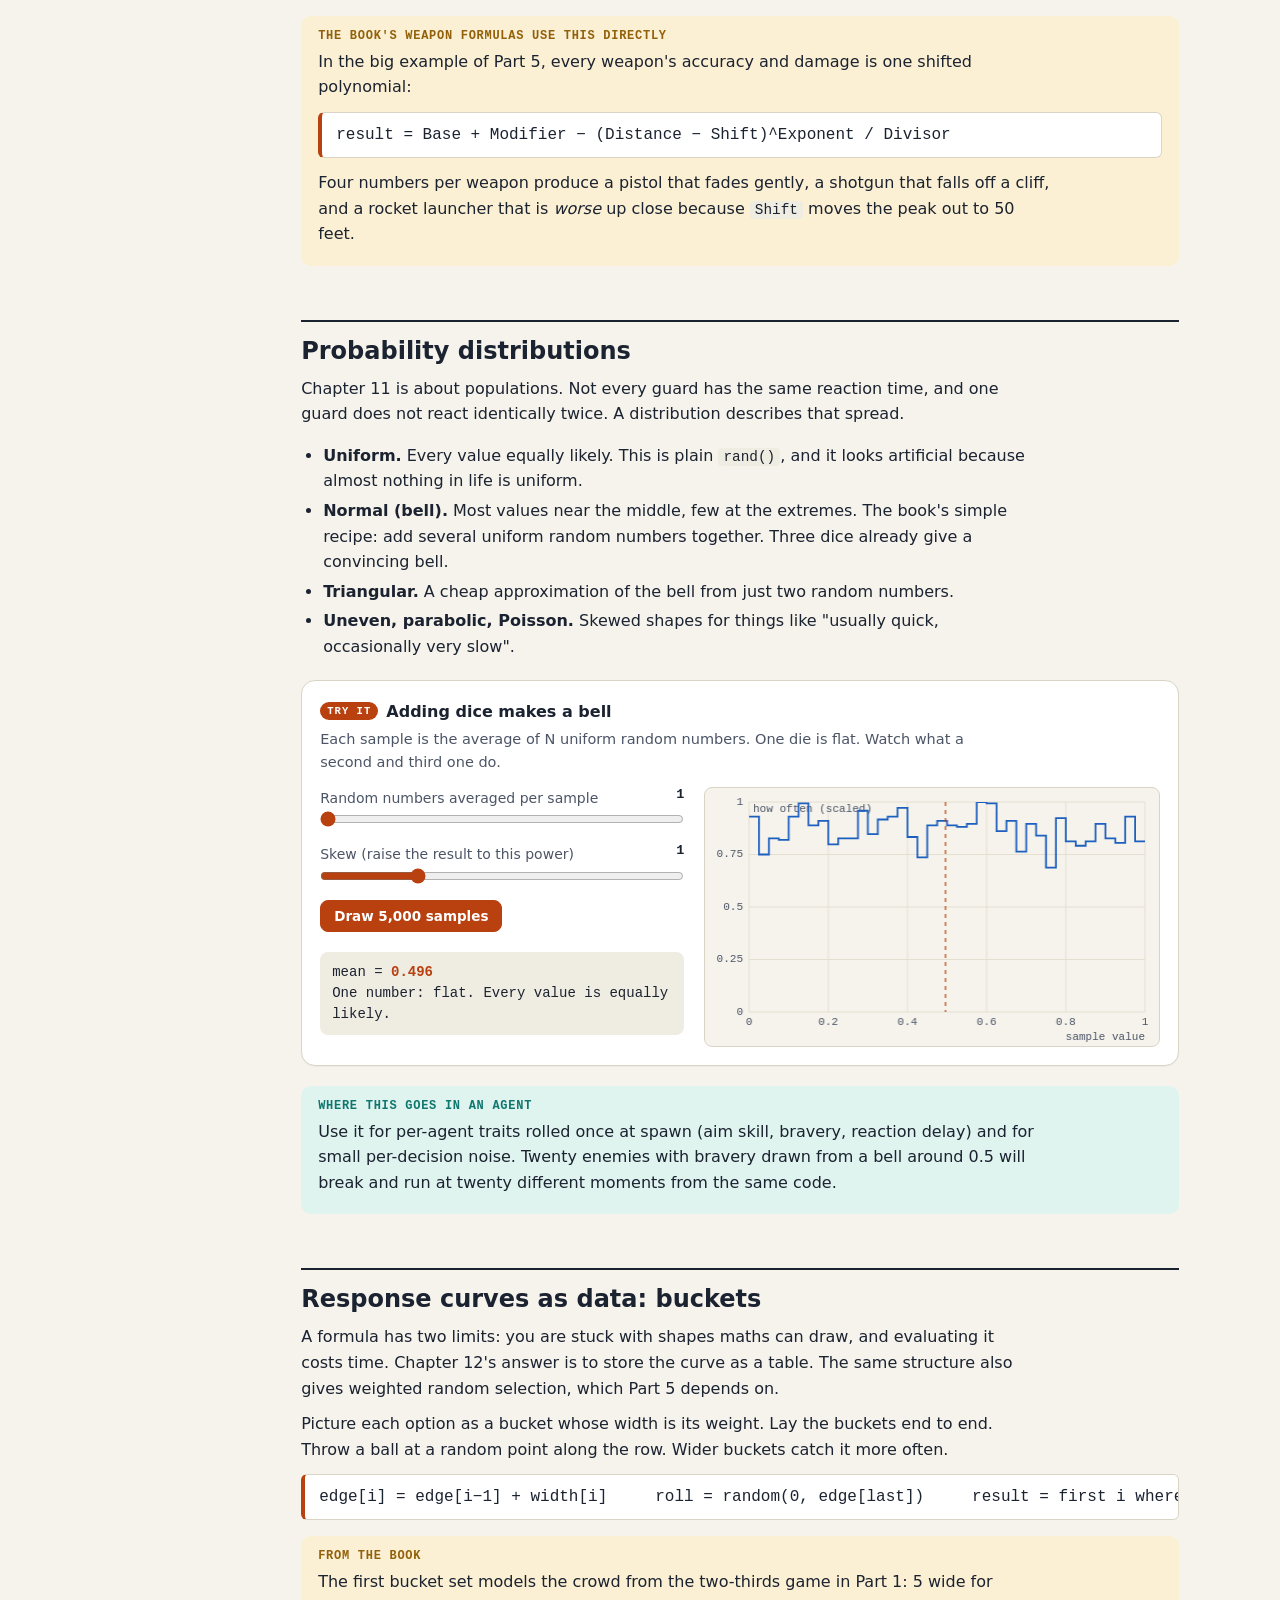
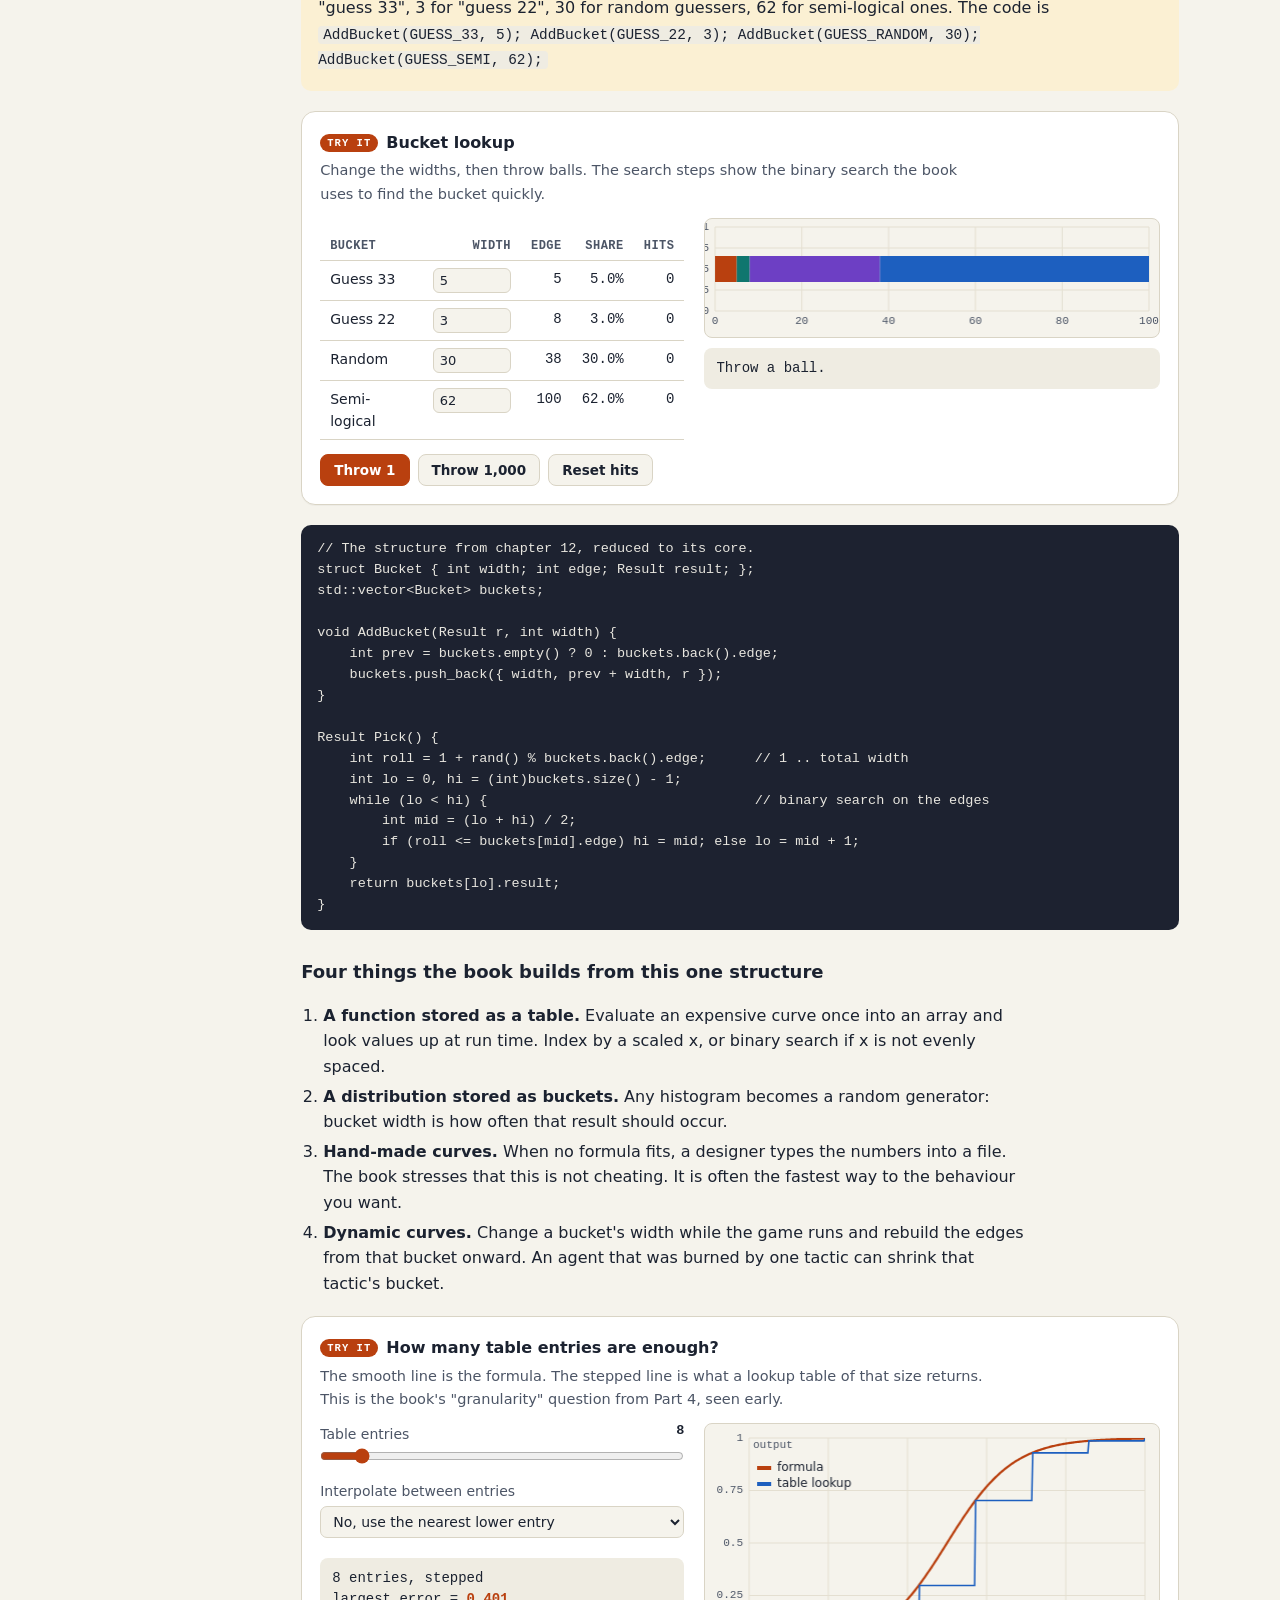
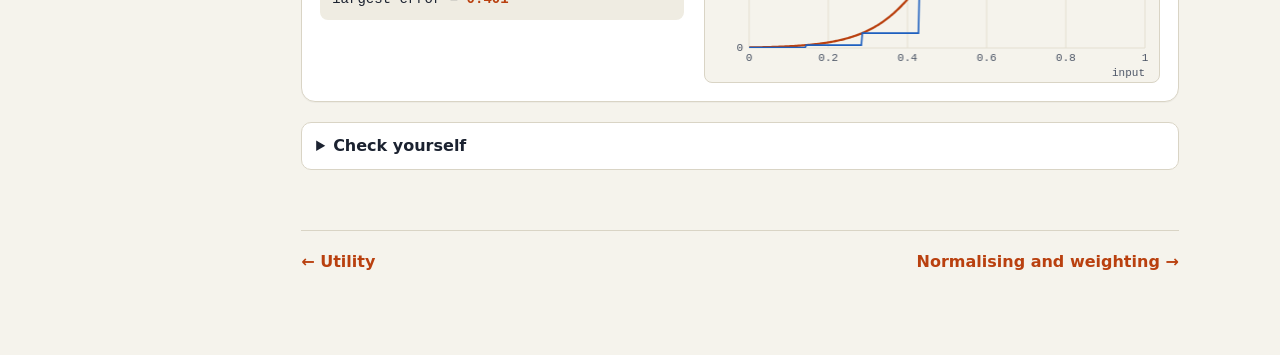
<file: 3-curves.html>
<!doctype html>
<html lang="en">
<head>
<meta charset="utf-8">
<meta name="viewport" content="width=device-width, initial-scale=1">
<title>Part 3: Functions and response curves</title>
<link rel="stylesheet" href="assets/style.css">
</head>
<body>
<main>
  <p class="kicker">Part 3 &middot; Chapters 10 to 12</p>
  <h1>Functions and response curves</h1>
  <p class="lead">This is the toolbox. A response curve answers one question: given this input, how strongly should the agent care? Learn four curve shapes and one data structure and you can express almost any behaviour in the book.</p>

  <h2 id="functions">The four curve families</h2>
  <div class="tbl-wrap"><table>
    <tr><th>Family</th><th>Book form</th><th>Reach for it when</th></tr>
    <tr><td><b>Linear</b></td><td><code>y = m&middot;x + b</code></td><td>Each unit matters the same. Rare in behaviour, common as a first draft.</td></tr>
    <tr><td><b>Polynomial</b> (the book calls the whole family "quadratic")</td><td><code>y = (x &minus; c)^k + b</code></td><td>Things that speed up or slow down: urgency that rises as health falls, damage that drops with distance.</td></tr>
    <tr><td><b>Logistic</b> (S-curve)</td><td><code>y = 1 / (1 + e^&minus;x)</code></td><td>Soft thresholds. "Does not matter, does not matter, suddenly matters, then levels off."</td></tr>
    <tr><td><b>Logit</b> (sideways S)</td><td><code>y = ln(x / (1 &minus; x))</code></td><td>The reverse: quick change at both ends and a flat middle. "Only the extremes are interesting."</td></tr>
  </table></div>
  <p>Chapter 10 then shows how four parameters reshape any of them. These four letters come back in Part 6, because the Infinite Axis system stores every curve as exactly these.</p>
  <ul>
    <li><b>m</b>, slope: steeper or flatter, and negative to flip it.</li>
    <li><b>k</b>, exponent: how sharply it bends. Between 0 and 1 the bend goes the other way ("rotating the curve").</li>
    <li><b>b</b>, vertical shift: move the whole curve up or down.</li>
    <li><b>c</b>, horizontal shift: move the vertex or midpoint left or right.</li>
  </ul>

  <div class="lab">
    <h4>Curve explorer</h4>
    <p class="hint">Input and output are both kept between 0 and 1. Pick a preset to see a behaviour, then change one parameter at a time.</p>
    <div class="grid2">
      <div class="ctls">
        <label class="ctl"><span>Family</span><select id="c-type"><option value="linear">Linear</option><option value="poly" selected>Polynomial</option><option value="logistic">Logistic</option><option value="logit">Logit</option></select></label>
        <label class="ctl"><span>m, slope <output></output></span><input type="range" id="c-m" min="-3" max="3" step="0.05" value="1"></label>
        <label class="ctl"><span>k, exponent <output></output></span><input type="range" id="c-k" min="0.1" max="8" step="0.1" value="2"></label>
        <label class="ctl"><span>b, vertical shift <output></output></span><input type="range" id="c-b" min="-1" max="1" step="0.05" value="0"></label>
        <label class="ctl"><span>c, horizontal shift <output></output></span><input type="range" id="c-c" min="-1" max="1" step="0.05" value="0"></label>
        <label class="ctl"><span>Test input x <output></output></span><input type="range" id="c-x" min="0" max="1" step="0.01" value="0.3"></label>
        <div class="row" id="c-presets">
          <button class="btn" type="button" data-p="poly,-1,3,1,0">Want to heal (x = health)</button>
          <button class="btn" type="button" data-p="logistic,1,1,0,0.5">Soft threshold</button>
          <button class="btn" type="button" data-p="logistic,-1.5,1,0,0.35">Too far to bother</button>
          <button class="btn" type="button" data-p="poly,-4,2,1,0.5">Sweet spot in the middle</button>
          <button class="btn" type="button" data-p="logit,1,1,0,0">Only extremes matter</button>
        </div>
      </div>
      <div>
        <canvas class="plot tall" id="c-plot"></canvas>
        <div class="readout" id="c-read"></div>
      </div>
    </div>
  </div>
  <div class="note impl"><b>How to design a curve</b>
    <p>Do not start from a formula. Start from three sentences: what happens at input 0, what happens at input 1, and where the change is fastest. Sketch that, then pick the family that draws it. If no family fits, chapter 12's hand-made table is the answer.</p></div>

  <div class="note book"><b>The book's weapon formulas use this directly</b>
    <p>In the big example of Part 5, every weapon's accuracy and damage is one shifted polynomial:</p>
    <div class="formula">result = Base + Modifier &minus; (Distance &minus; Shift)^Exponent / Divisor</div>
    <p>Four numbers per weapon produce a pistol that fades gently, a shotgun that falls off a cliff, and a rocket launcher that is <em>worse</em> up close because <code>Shift</code> moves the peak out to 50 feet.</p></div>

  <h2 id="distributions">Probability distributions</h2>
  <p>Chapter 11 is about populations. Not every guard has the same reaction time, and one guard does not react identically twice. A distribution describes that spread.</p>
  <ul>
    <li><b>Uniform.</b> Every value equally likely. This is plain <code>rand()</code>, and it looks artificial because almost nothing in life is uniform.</li>
    <li><b>Normal (bell).</b> Most values near the middle, few at the extremes. The book's simple recipe: add several uniform random numbers together. Three dice already give a convincing bell.</li>
    <li><b>Triangular.</b> A cheap approximation of the bell from just two random numbers.</li>
    <li><b>Uneven, parabolic, Poisson.</b> Skewed shapes for things like "usually quick, occasionally very slow".</li>
  </ul>
  <div class="lab">
    <h4>Adding dice makes a bell</h4>
    <p class="hint">Each sample is the average of N uniform random numbers. One die is flat. Watch what a second and third one do.</p>
    <div class="grid2">
      <div class="ctls">
        <label class="ctl"><span>Random numbers averaged per sample <output></output></span><input type="range" id="d-n" min="1" max="8" value="1"></label>
        <label class="ctl"><span>Skew (raise the result to this power) <output></output></span><input type="range" id="d-skew" min="0.3" max="3" step="0.1" value="1"></label>
        <div class="row"><button class="btn primary" id="d-run" type="button">Draw 5,000 samples</button></div>
        <div class="readout" id="d-read"></div>
      </div>
      <div><canvas class="plot" id="d-plot"></canvas></div>
    </div>
  </div>
  <div class="note impl"><b>Where this goes in an agent</b>
    <p>Use it for per-agent traits rolled once at spawn (aim skill, bravery, reaction delay) and for small per-decision noise. Twenty enemies with bravery drawn from a bell around 0.5 will break and run at twenty different moments from the same code.</p></div>

  <h2 id="response">Response curves as data: buckets</h2>
  <p>A formula has two limits: you are stuck with shapes maths can draw, and evaluating it costs time. Chapter 12's answer is to store the curve as a table. The same structure also gives weighted random selection, which Part 5 depends on.</p>
  <p>Picture each option as a bucket whose width is its weight. Lay the buckets end to end. Throw a ball at a random point along the row. Wider buckets catch it more often.</p>
  <div class="formula">edge[i] = edge[i&minus;1] + width[i] &nbsp;&nbsp;&nbsp; roll = random(0, edge[last]) &nbsp;&nbsp;&nbsp; result = first i where roll &lt;= edge[i]</div>

  <div class="note book"><b>From the book</b><p>The first bucket set models the crowd from the two-thirds game in Part 1: 5 wide for "guess 33", 3 for "guess 22", 30 for random guessers, 62 for semi-logical ones. The code is <code>AddBucket(GUESS_33, 5); AddBucket(GUESS_22, 3); AddBucket(GUESS_RANDOM, 30); AddBucket(GUESS_SEMI, 62);</code></p></div>

  <div class="lab">
    <h4>Bucket lookup</h4>
    <p class="hint">Change the widths, then throw balls. The search steps show the binary search the book uses to find the bucket quickly.</p>
    <div class="grid2">
      <div>
        <div class="tbl-wrap"><table id="k-table">
          <tr><th>Bucket</th><th class="num">Width</th><th class="num">Edge</th><th class="num">Share</th><th class="num">Hits</th></tr>
        </table></div>
        <div class="row">
          <button class="btn primary" id="k-one" type="button">Throw 1</button>
          <button class="btn" id="k-many" type="button">Throw 1,000</button>
          <button class="btn" id="k-reset" type="button">Reset hits</button>
        </div>
      </div>
      <div>
        <canvas class="plot" id="k-plot" style="height:120px"></canvas>
        <div class="readout" id="k-read">Throw a ball.</div>
      </div>
    </div>
  </div>
<pre><code>// The structure from chapter 12, reduced to its core.
struct Bucket { int width; int edge; Result result; };
std::vector&lt;Bucket&gt; buckets;

void AddBucket(Result r, int width) {
    int prev = buckets.empty() ? 0 : buckets.back().edge;
    buckets.push_back({ width, prev + width, r });
}

Result Pick() {
    int roll = 1 + rand() % buckets.back().edge;      // 1 .. total width
    int lo = 0, hi = (int)buckets.size() - 1;
    while (lo &lt; hi) {                                 // binary search on the edges
        int mid = (lo + hi) / 2;
        if (roll &lt;= buckets[mid].edge) hi = mid; else lo = mid + 1;
    }
    return buckets[lo].result;
}</code></pre>

  <h3>Four things the book builds from this one structure</h3>
  <ol>
    <li><b>A function stored as a table.</b> Evaluate an expensive curve once into an array and look values up at run time. Index by a scaled x, or binary search if x is not evenly spaced.</li>
    <li><b>A distribution stored as buckets.</b> Any histogram becomes a random generator: bucket width is how often that result should occur.</li>
    <li><b>Hand-made curves.</b> When no formula fits, a designer types the numbers into a file. The book stresses that this is not cheating. It is often the fastest way to the behaviour you want.</li>
    <li><b>Dynamic curves.</b> Change a bucket's width while the game runs and rebuild the edges from that bucket onward. An agent that was burned by one tactic can shrink that tactic's bucket.</li>
  </ol>

  <div class="lab">
    <h4>How many table entries are enough?</h4>
    <p class="hint">The smooth line is the formula. The stepped line is what a lookup table of that size returns. This is the book's "granularity" question from Part 4, seen early.</p>
    <div class="grid2">
      <div class="ctls">
        <label class="ctl"><span>Table entries <output></output></span><input type="range" id="l-n" min="2" max="64" value="8"></label>
        <label class="ctl"><span>Interpolate between entries</span><select id="l-lerp"><option value="0">No, use the nearest lower entry</option><option value="1">Yes, linear interpolation</option></select></label>
        <div class="readout" id="l-read"></div>
      </div>
      <div><canvas class="plot" id="l-plot"></canvas></div>
    </div>
  </div>

  <details><summary>Check yourself</summary>
    <ol>
      <li>You want "interest in a pickup" to be near zero until the agent is fairly close, then rise fast, then level off. Which family? <em>(Logistic, with the slope negative on distance or the input inverted.)</em></li>
      <li>Three options have weights 6, 3 and 1. What are the edges, and how often is the second picked? <em>(6, 9, 10. Thirty percent of the time.)</em></li>
      <li>Why store bucket edges as cumulative sums instead of widths? <em>(So one random number and one search find the result, without summing every time.)</em></li>
    </ol>
  </details>
</main>
<script src="assets/app.js"></script>
<script>
(function () {
  var B = BM;

  /* ---- curve explorer ---- */
  var cp = new B.Plot('c-plot', { xmin: 0, xmax: 1, ymin: 0, ymax: 1, xlabel: 'input', ylabel: 'output' });
  function params() { return { m: B.val('c-m'), k: B.val('c-k'), b: B.val('c-b'), c: B.val('c-c') }; }
  function drawCurve() {
    var type = B.$('c-type').value, p = params(), x = B.val('c-x');
    var fn = function (v) { return B.Curves.eval(type, v, p); };
    cp.draw([{ fn: fn, color: '--c1' }], [{ x: x, y: fn(x), color: '--c2', vline: true }]);
    B.$('c-read').innerHTML = B.Curves.text(type, p) + '<br>then clamp to 0..1<br>f(' + B.fmt(x, 2) + ') = <b>' + B.fmt(fn(x), 3) + '</b>';
  }
  B.wire(['c-type', 'c-m', 'c-k', 'c-b', 'c-c', 'c-x'], drawCurve);
  B.$('c-presets').addEventListener('click', function (e) {
    var d = e.target.getAttribute('data-p'); if (!d) return;
    var a = d.split(',');
    B.$('c-type').value = a[0]; B.$('c-m').value = a[1]; B.$('c-k').value = a[2]; B.$('c-b').value = a[3]; B.$('c-c').value = a[4];
    B.$('c-m').dispatchEvent(new Event('input'));
    ['c-k', 'c-b', 'c-c'].forEach(function (id) { B.$(id).dispatchEvent(new Event('input')); });
  });

  /* ---- distributions ---- */
  var dp = new B.Plot('d-plot', { xmin: 0, xmax: 1, ymin: 0, ymax: 1, xlabel: 'sample value', ylabel: 'how often (scaled)' });
  function runDist() {
    var n = B.val('d-n'), skew = B.val('d-skew'), bins = 40, h = new Array(bins).fill(0), sum = 0, N = 5000;
    for (var i = 0; i < N; i++) {
      var s = 0; for (var j = 0; j < n; j++) s += Math.random();
      var v = Math.pow(s / n, skew); sum += v;
      h[Math.min(bins - 1, Math.floor(v * bins))]++;
    }
    var max = Math.max.apply(null, h), pts = [];
    for (var k = 0; k < bins; k++) { pts.push([k / bins, h[k] / max]); pts.push([(k + 1) / bins, h[k] / max]); }
    dp.draw([{ points: pts, color: '--c4', width: 1.8 }], [{ x: sum / N, vline: true, color: '--c1', noDot: true }]);
    B.$('d-read').innerHTML = 'mean = <b>' + B.fmt(sum / N, 3) + '</b><br>' +
      (n === 1 ? 'One number: flat. Every value is equally likely.' : n === 2 ? 'Two numbers: a triangle.' : n + ' numbers: close to a bell curve.');
  }
  B.$('d-run').addEventListener('click', runDist);
  B.wire(['d-n', 'd-skew'], runDist);

  /* ---- buckets ---- */
  var names = ['Guess 33', 'Guess 22', 'Random', 'Semi-logical'], widths = [5, 3, 30, 62], hits = [0, 0, 0, 0], lastRoll = null;
  var colors = ['--c1', '--c2', '--c3', '--c4'];
  var kp = new B.Plot('k-plot', { xmin: 0, xmax: 100, ymin: 0, ymax: 1, pad: [8, 10, 26, 10] });
  function edges() { var e = [], acc = 0; widths.forEach(function (w) { acc += w; e.push(acc); }); return e; }
  function renderBuckets() {
    var e = edges(), total = e[e.length - 1] || 1, tot = hits.reduce(function (a, b) { return a + b; }, 0);
    var t = B.$('k-table');
    while (t.rows.length > 1) t.deleteRow(1);
    names.forEach(function (nm, i) {
      var r = t.insertRow();
      r.innerHTML = '<td>' + nm + '</td><td class="num"><input type="number" min="0" max="200" value="' + widths[i] + '" data-i="' + i + '"></td>' +
        '<td class="num">' + e[i] + '</td><td class="num">' + B.fmt(widths[i] / total * 100, 1) + '%</td>' +
        '<td class="num">' + hits[i] + (tot ? ' (' + B.fmt(hits[i] / tot * 100, 1) + '%)' : '') + '</td>';
    });
    kp.set({ xmax: total });
    var series = [], prev = 0;
    e.forEach(function (edge, i) { series.push({ points: [[prev, 0.5], [edge, 0.5]], color: colors[i], width: 26 }); prev = edge; });
    kp.draw(series, lastRoll === null ? [] : [{ x: lastRoll, y: 0.5, color: '--ink' }]);
  }
  function throwBall(explain) {
    var e = edges(), total = e[e.length - 1]; if (!total) return;
    var roll = 1 + Math.floor(Math.random() * total), lo = 0, hi = e.length - 1, steps = [];
    while (lo < hi) {
      var mid = Math.floor((lo + hi) / 2);
      steps.push('check ' + names[mid] + ' (edge ' + e[mid] + '): ' + (roll <= e[mid] ? 'roll fits at or below, look left' : 'roll is above, look right'));
      if (roll <= e[mid]) hi = mid; else lo = mid + 1;
    }
    hits[lo]++; lastRoll = roll - 0.5;
    if (explain) B.$('k-read').innerHTML = 'roll = <b>' + roll + '</b> of ' + total + '<br>' + steps.join('<br>') + '<br>&rarr; <b>' + names[lo] + '</b>';
  }
  B.$('k-one').addEventListener('click', function () { throwBall(true); renderBuckets(); });
  B.$('k-many').addEventListener('click', function () { for (var i = 0; i < 1000; i++) throwBall(false); B.$('k-read').textContent = 'Threw 1,000. Compare the Hits column with the Share column.'; renderBuckets(); });
  B.$('k-reset').addEventListener('click', function () { hits = [0, 0, 0, 0]; lastRoll = null; renderBuckets(); });
  B.$('k-table').addEventListener('change', function (ev) {
    var i = ev.target.getAttribute('data-i'); if (i === null) return;
    widths[+i] = Math.max(0, parseInt(ev.target.value, 10) || 0); hits = [0, 0, 0, 0]; lastRoll = null; renderBuckets();
  });
  B.onRedraw(renderBuckets); renderBuckets();

  /* ---- lookup-table granularity ---- */
  var lp = new B.Plot('l-plot', { xmin: 0, xmax: 1, ymin: 0, ymax: 1, xlabel: 'input', ylabel: 'output' });
  B.wire(['l-n', 'l-lerp'], function () {
    var n = B.val('l-n'), lerp = B.$('l-lerp').value === '1';
    var f = function (x) { return 1 / (1 + Math.exp(-12 * (x - 0.5))); };
    var tbl = []; for (var i = 0; i < n; i++) tbl.push(f(i / (n - 1)));
    var look = function (x) {
      var p = x * (n - 1), i0 = Math.min(n - 1, Math.floor(p));
      if (!lerp || i0 >= n - 1) return tbl[i0];
      return tbl[i0] + (tbl[i0 + 1] - tbl[i0]) * (p - i0);
    };
    var worst = 0; for (var s = 0; s <= 400; s++) worst = Math.max(worst, Math.abs(f(s / 400) - look(s / 400)));
    lp.draw([{ fn: f, color: '--c1', label: 'formula' }, { fn: look, color: '--c4', label: 'table lookup', width: 1.6 }]);
    B.$('l-read').innerHTML = n + ' entries, ' + (lerp ? 'interpolated' : 'stepped') + '<br>largest error = <b>' + B.fmt(worst, 3) + '</b>';
  });
})();
</script>
</body>
</html>
</file>
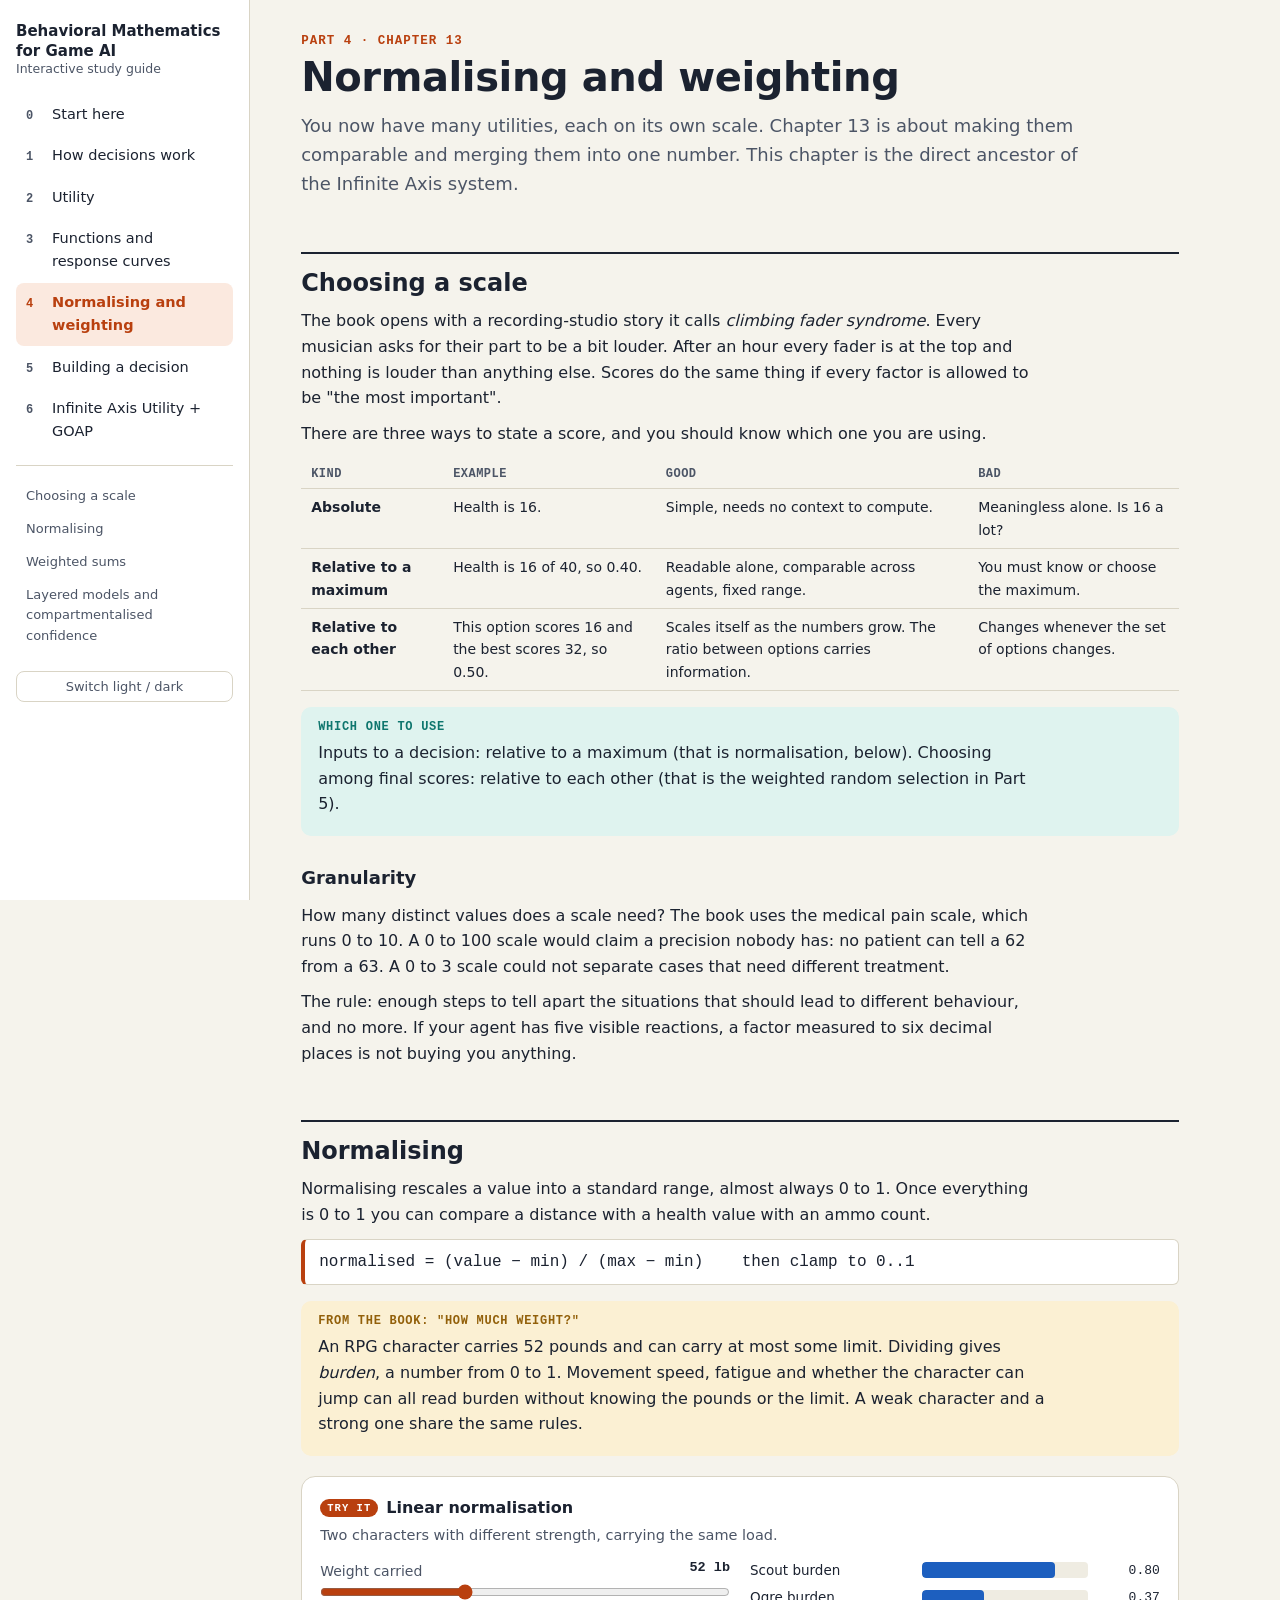
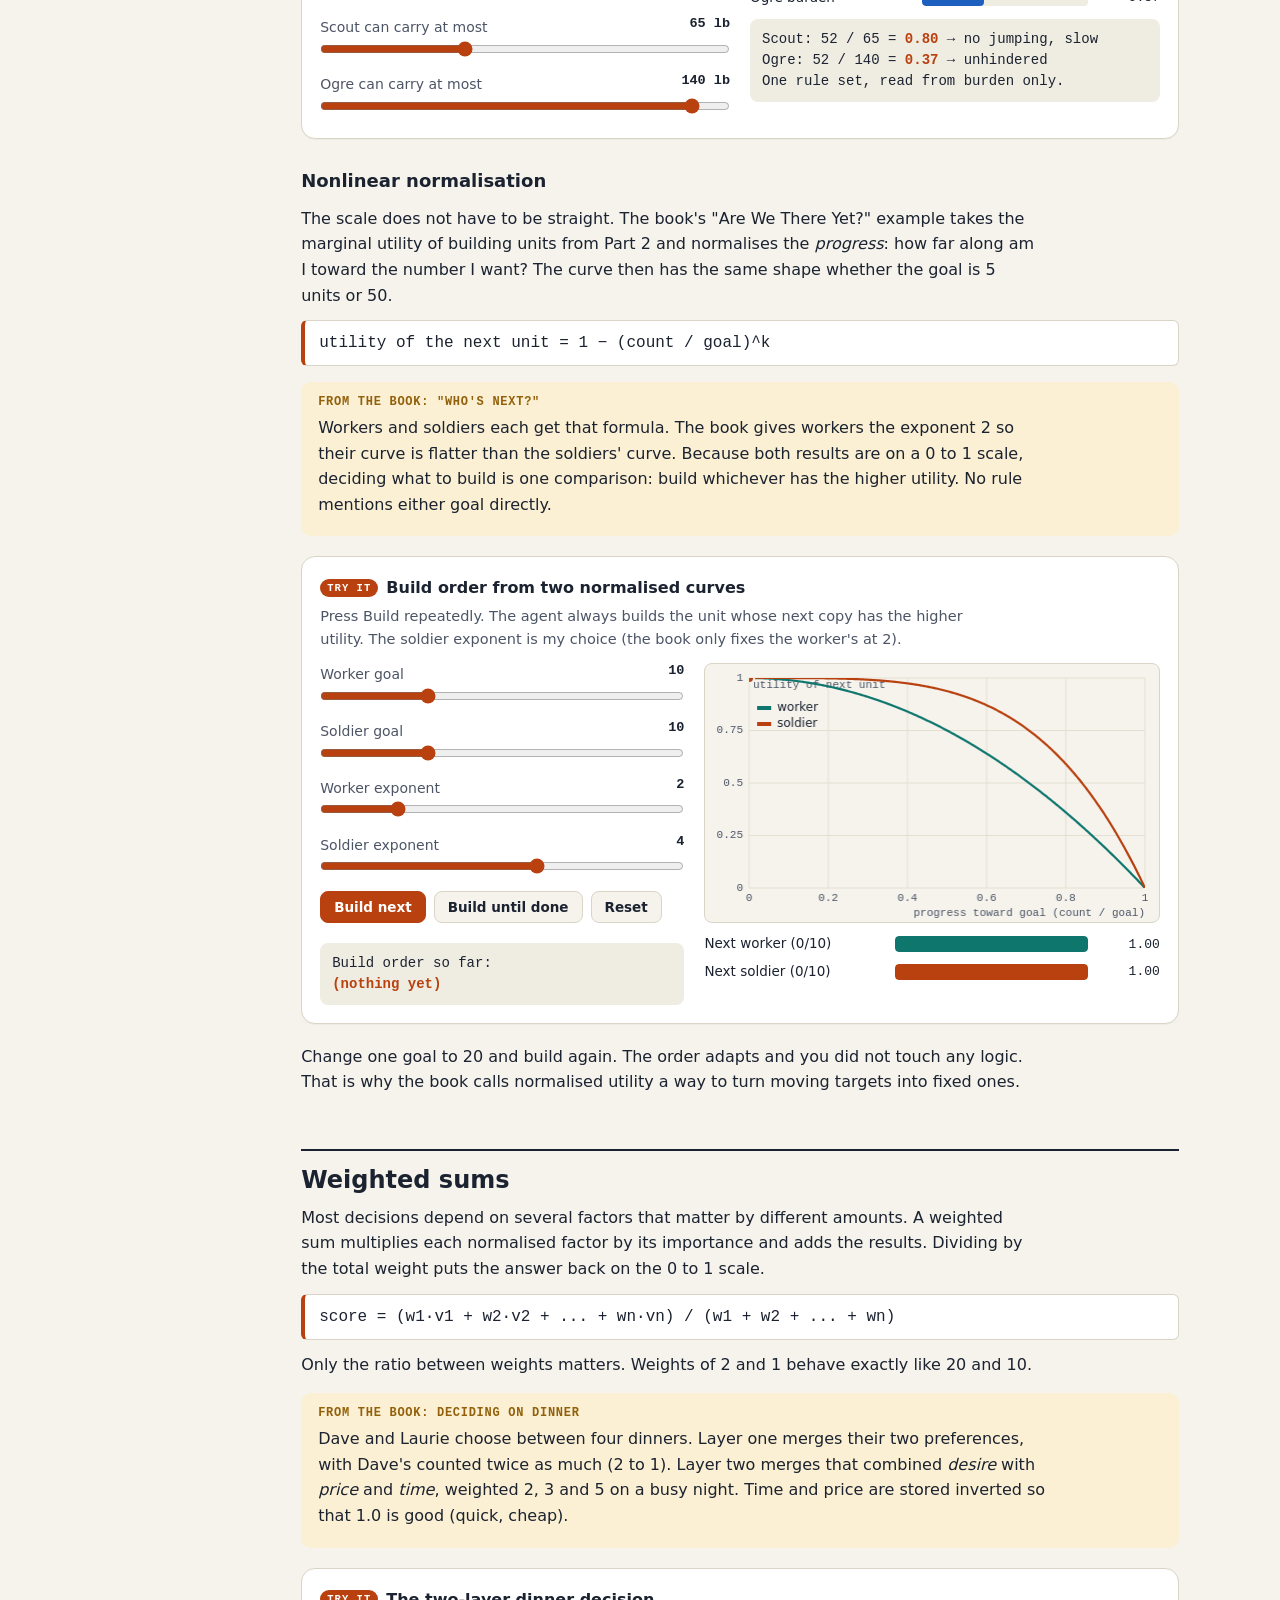
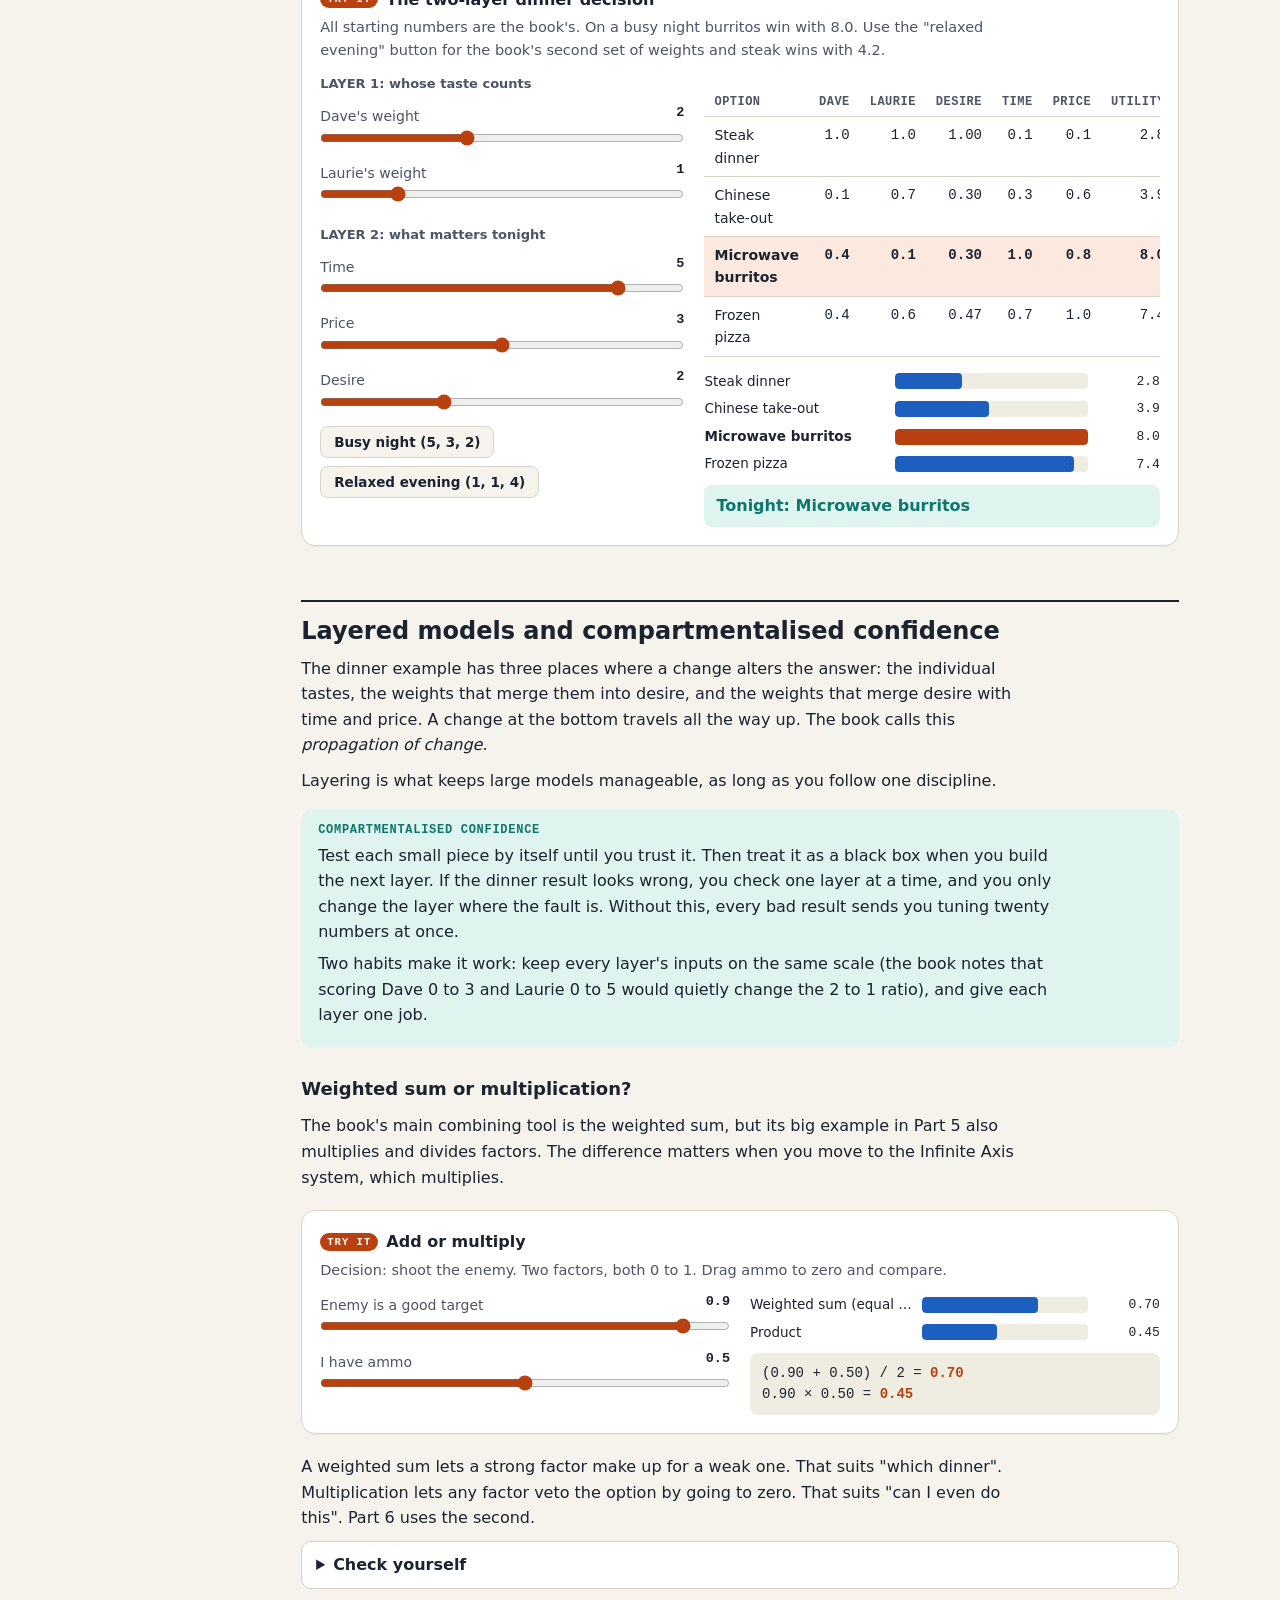
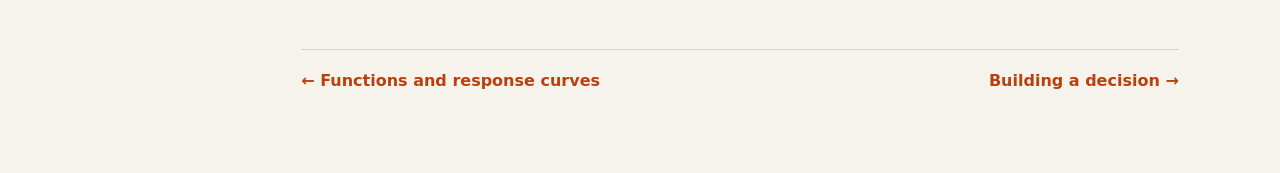
<file: 4-weighting.html>
<!doctype html>
<html lang="en">
<head>
<meta charset="utf-8">
<meta name="viewport" content="width=device-width, initial-scale=1">
<title>Part 4: Normalising and weighting</title>
<link rel="stylesheet" href="assets/style.css">
</head>
<body>
<main>
  <p class="kicker">Part 4 &middot; Chapter 13</p>
  <h1>Normalising and weighting</h1>
  <p class="lead">You now have many utilities, each on its own scale. Chapter 13 is about making them comparable and merging them into one number. This chapter is the direct ancestor of the Infinite Axis system.</p>

  <h2 id="scales">Choosing a scale</h2>
  <p>The book opens with a recording-studio story it calls <em>climbing fader syndrome</em>. Every musician asks for their part to be a bit louder. After an hour every fader is at the top and nothing is louder than anything else. Scores do the same thing if every factor is allowed to be "the most important".</p>
  <p>There are three ways to state a score, and you should know which one you are using.</p>
  <div class="tbl-wrap"><table>
    <tr><th>Kind</th><th>Example</th><th>Good</th><th>Bad</th></tr>
    <tr><td><b>Absolute</b></td><td>Health is 16.</td><td>Simple, needs no context to compute.</td><td>Meaningless alone. Is 16 a lot?</td></tr>
    <tr><td><b>Relative to a maximum</b></td><td>Health is 16 of 40, so 0.40.</td><td>Readable alone, comparable across agents, fixed range.</td><td>You must know or choose the maximum.</td></tr>
    <tr><td><b>Relative to each other</b></td><td>This option scores 16 and the best scores 32, so 0.50.</td><td>Scales itself as the numbers grow. The ratio between options carries information.</td><td>Changes whenever the set of options changes.</td></tr>
  </table></div>
  <div class="note impl"><b>Which one to use</b><p>Inputs to a decision: relative to a maximum (that is normalisation, below). Choosing among final scores: relative to each other (that is the weighted random selection in Part 5).</p></div>

  <h3>Granularity</h3>
  <p>How many distinct values does a scale need? The book uses the medical pain scale, which runs 0 to 10. A 0 to 100 scale would claim a precision nobody has: no patient can tell a 62 from a 63. A 0 to 3 scale could not separate cases that need different treatment.</p>
  <p>The rule: enough steps to tell apart the situations that should lead to different behaviour, and no more. If your agent has five visible reactions, a factor measured to six decimal places is not buying you anything.</p>

  <h2 id="normalise">Normalising</h2>
  <p>Normalising rescales a value into a standard range, almost always 0 to 1. Once everything is 0 to 1 you can compare a distance with a health value with an ammo count.</p>
  <div class="formula">normalised = (value &minus; min) / (max &minus; min) &nbsp;&nbsp; then clamp to 0..1</div>

  <div class="note book"><b>From the book: "How Much Weight?"</b><p>An RPG character carries 52 pounds and can carry at most some limit. Dividing gives <em>burden</em>, a number from 0 to 1. Movement speed, fatigue and whether the character can jump can all read burden without knowing the pounds or the limit. A weak character and a strong one share the same rules.</p></div>
  <div class="lab">
    <h4>Linear normalisation</h4>
    <p class="hint">Two characters with different strength, carrying the same load.</p>
    <div class="grid2 even">
      <div class="ctls">
        <label class="ctl"><span>Weight carried <output></output></span><input type="range" id="n-w" min="0" max="150" value="52" data-suffix=" lb"></label>
        <label class="ctl"><span>Scout can carry at most <output></output></span><input type="range" id="n-a" min="20" max="150" value="65" data-suffix=" lb"></label>
        <label class="ctl"><span>Ogre can carry at most <output></output></span><input type="range" id="n-b" min="20" max="150" value="140" data-suffix=" lb"></label>
      </div>
      <div><div id="n-bars"></div><div class="readout" id="n-read"></div></div>
    </div>
  </div>

  <h3>Nonlinear normalisation</h3>
  <p>The scale does not have to be straight. The book's "Are We There Yet?" example takes the marginal utility of building units from Part 2 and normalises the <em>progress</em>: how far along am I toward the number I want? The curve then has the same shape whether the goal is 5 units or 50.</p>
  <div class="formula">utility of the next unit = 1 &minus; (count / goal)^k</div>

  <div class="note book"><b>From the book: "Who's Next?"</b><p>Workers and soldiers each get that formula. The book gives workers the exponent 2 so their curve is flatter than the soldiers' curve. Because both results are on a 0 to 1 scale, deciding what to build is one comparison: build whichever has the higher utility. No rule mentions either goal directly.</p></div>
  <div class="lab">
    <h4>Build order from two normalised curves</h4>
    <p class="hint">Press Build repeatedly. The agent always builds the unit whose next copy has the higher utility. The soldier exponent is my choice (the book only fixes the worker's at 2).</p>
    <div class="grid2">
      <div class="ctls">
        <label class="ctl"><span>Worker goal <output></output></span><input type="range" id="b-wg" min="2" max="30" value="10"></label>
        <label class="ctl"><span>Soldier goal <output></output></span><input type="range" id="b-sg" min="2" max="30" value="10"></label>
        <label class="ctl"><span>Worker exponent <output></output></span><input type="range" id="b-wk" min="1" max="6" step="0.5" value="2"></label>
        <label class="ctl"><span>Soldier exponent <output></output></span><input type="range" id="b-sk" min="1" max="6" step="0.5" value="4"></label>
        <div class="row"><button class="btn primary" id="b-step" type="button">Build next</button><button class="btn" id="b-all" type="button">Build until done</button><button class="btn" id="b-reset" type="button">Reset</button></div>
        <div class="readout" id="b-read"></div>
      </div>
      <div><canvas class="plot" id="b-plot"></canvas><div id="b-bars" style="margin-top:10px"></div></div>
    </div>
  </div>
  <p>Change one goal to 20 and build again. The order adapts and you did not touch any logic. That is why the book calls normalised utility a way to turn moving targets into fixed ones.</p>

  <h2 id="weighted">Weighted sums</h2>
  <p>Most decisions depend on several factors that matter by different amounts. A weighted sum multiplies each normalised factor by its importance and adds the results. Dividing by the total weight puts the answer back on the 0 to 1 scale.</p>
  <div class="formula">score = (w1&middot;v1 + w2&middot;v2 + ... + wn&middot;vn) / (w1 + w2 + ... + wn)</div>
  <p>Only the ratio between weights matters. Weights of 2 and 1 behave exactly like 20 and 10.</p>

  <div class="note book"><b>From the book: deciding on dinner</b>
    <p>Dave and Laurie choose between four dinners. Layer one merges their two preferences, with Dave's counted twice as much (2 to 1). Layer two merges that combined <em>desire</em> with <em>price</em> and <em>time</em>, weighted 2, 3 and 5 on a busy night. Time and price are stored inverted so that 1.0 is good (quick, cheap).</p></div>

  <div class="lab">
    <h4>The two-layer dinner decision</h4>
    <p class="hint">All starting numbers are the book's. On a busy night burritos win with 8.0. Use the "relaxed evening" button for the book's second set of weights and steak wins with 4.2.</p>
    <div class="grid2">
      <div class="ctls">
        <b style="font-size:13px;color:var(--ink-2)">LAYER 1: whose taste counts</b>
        <label class="ctl"><span>Dave's weight <output></output></span><input type="range" id="w-dave" min="0" max="5" step="0.5" value="2"></label>
        <label class="ctl"><span>Laurie's weight <output></output></span><input type="range" id="w-laurie" min="0" max="5" step="0.5" value="1"></label>
        <b style="font-size:13px;color:var(--ink-2);margin-top:6px">LAYER 2: what matters tonight</b>
        <label class="ctl"><span>Time <output></output></span><input type="range" id="w-time" min="0" max="6" step="0.5" value="5"></label>
        <label class="ctl"><span>Price <output></output></span><input type="range" id="w-price" min="0" max="6" step="0.5" value="3"></label>
        <label class="ctl"><span>Desire <output></output></span><input type="range" id="w-desire" min="0" max="6" step="0.5" value="2"></label>
        <div class="row"><button class="btn" id="w-busy" type="button">Busy night (5, 3, 2)</button><button class="btn" id="w-relax" type="button">Relaxed evening (1, 1, 4)</button></div>
      </div>
      <div>
        <div class="tbl-wrap"><table id="w-table"></table></div>
        <div id="w-bars"></div>
        <div class="verdict" id="w-verdict"></div>
      </div>
    </div>
  </div>

  <h2 id="layers">Layered models and compartmentalised confidence</h2>
  <p>The dinner example has three places where a change alters the answer: the individual tastes, the weights that merge them into desire, and the weights that merge desire with time and price. A change at the bottom travels all the way up. The book calls this <em>propagation of change</em>.</p>
  <p>Layering is what keeps large models manageable, as long as you follow one discipline.</p>
  <div class="note impl"><b>Compartmentalised confidence</b>
    <p>Test each small piece by itself until you trust it. Then treat it as a black box when you build the next layer. If the dinner result looks wrong, you check one layer at a time, and you only change the layer where the fault is. Without this, every bad result sends you tuning twenty numbers at once.</p>
    <p>Two habits make it work: keep every layer's inputs on the same scale (the book notes that scoring Dave 0 to 3 and Laurie 0 to 5 would quietly change the 2 to 1 ratio), and give each layer one job.</p></div>

  <h3>Weighted sum or multiplication?</h3>
  <p>The book's main combining tool is the weighted sum, but its big example in Part 5 also multiplies and divides factors. The difference matters when you move to the Infinite Axis system, which multiplies.</p>
  <div class="lab">
    <h4>Add or multiply</h4>
    <p class="hint">Decision: shoot the enemy. Two factors, both 0 to 1. Drag ammo to zero and compare.</p>
    <div class="grid2 even">
      <div class="ctls">
        <label class="ctl"><span>Enemy is a good target <output></output></span><input type="range" id="x-a" min="0" max="1" step="0.05" value="0.9"></label>
        <label class="ctl"><span>I have ammo <output></output></span><input type="range" id="x-b" min="0" max="1" step="0.05" value="0.5"></label>
      </div>
      <div><div id="x-bars"></div><div class="readout" id="x-read"></div></div>
    </div>
  </div>
  <p>A weighted sum lets a strong factor make up for a weak one. That suits "which dinner". Multiplication lets any factor veto the option by going to zero. That suits "can I even do this". Part 6 uses the second.</p>

  <details><summary>Check yourself</summary>
    <ol>
      <li>You weight health 3 and distance 1, but health is 0 to 100 and distance 0 to 1. What have you actually built? <em>(Health dominates by roughly 300 to 1. Normalise first, then weight.)</em></li>
      <li>In the dinner example, why does Chinese take-out lose even though Laurie rates it 0.7? <em>(Dave rates it 0.1 and his weight is double, so combined desire is only 0.3.)</em></li>
      <li>A result looks wrong in a three-layer model. What is the first step? <em>(Check each layer's output alone to find which layer is wrong, before changing anything.)</em></li>
    </ol>
  </details>
</main>
<script src="assets/app.js"></script>
<script>
(function () {
  var B = BM;

  /* linear normalisation */
  B.wire(['n-w', 'n-a', 'n-b'], function () {
    var w = B.val('n-w'), a = B.val('n-a'), b = B.val('n-b');
    var ba = B.clamp(w / a, 0, 1), bb = B.clamp(w / b, 0, 1);
    B.bars('n-bars', [{ label: 'Scout burden', value: ba }, { label: 'Ogre burden', value: bb }], { max: 1, digits: 2 });
    var rule = function (x) { return x >= 1 ? 'cannot move' : x > 0.75 ? 'no jumping, slow' : x > 0.4 ? 'tires faster' : 'unhindered'; };
    B.$('n-read').innerHTML = 'Scout: ' + w + ' / ' + a + ' = <b>' + B.fmt(ba, 2) + '</b> &rarr; ' + rule(ba) +
      '<br>Ogre: ' + w + ' / ' + b + ' = <b>' + B.fmt(bb, 2) + '</b> &rarr; ' + rule(bb) + '<br>One rule set, read from burden only.';
  });

  /* build order */
  var workers = 0, soldiers = 0, log = [];
  var bp = new B.Plot('b-plot', { xmin: 0, xmax: 1, ymin: 0, ymax: 1, xlabel: 'progress toward goal (count / goal)', ylabel: 'utility of next unit' });
  function uW() { return Math.max(0, 1 - Math.pow(workers / B.val('b-wg'), B.val('b-wk'))); }
  function uS() { return Math.max(0, 1 - Math.pow(soldiers / B.val('b-sg'), B.val('b-sk'))); }
  function drawBuild() {
    var wk = B.val('b-wk'), sk = B.val('b-sk'), wg = B.val('b-wg'), sg = B.val('b-sg');
    bp.draw([{ fn: function (x) { return 1 - Math.pow(x, wk); }, color: '--c2', label: 'worker' }, { fn: function (x) { return 1 - Math.pow(x, sk); }, color: '--c1', label: 'soldier' }],
      [{ x: Math.min(1, workers / wg), y: uW(), color: '--c2' }, { x: Math.min(1, soldiers / sg), y: uS(), color: '--c1' }]);
    B.bars('b-bars', [{ label: 'Next worker (' + workers + '/' + wg + ')', value: uW(), color: '--c2' }, { label: 'Next soldier (' + soldiers + '/' + sg + ')', value: uS(), color: '--c1' }], { max: 1, digits: 2 });
    B.$('b-read').innerHTML = 'Build order so far:<br><b>' + (log.length ? log.join(' ') : '(nothing yet)') + '</b>';
  }
  function step() {
    var w = uW(), s = uS(); if (w <= 0 && s <= 0) return false;
    if (s >= w) { soldiers++; log.push('S'); } else { workers++; log.push('W'); }
    return true;
  }
  B.$('b-step').addEventListener('click', function () { step(); drawBuild(); });
  B.$('b-all').addEventListener('click', function () { var guard = 0; while (step() && guard++ < 200) { /* loop */ } drawBuild(); });
  function resetBuild() { workers = 0; soldiers = 0; log = []; drawBuild(); }
  B.$('b-reset').addEventListener('click', resetBuild);
  B.wire(['b-wg', 'b-sg', 'b-wk', 'b-sk'], resetBuild);

  /* dinner */
  var meals = ['Steak dinner', 'Chinese take-out', 'Microwave burritos', 'Frozen pizza'];
  var dave = [1.0, 0.1, 0.4, 0.4], laurie = [1.0, 0.7, 0.1, 0.6], time = [0.1, 0.3, 1.0, 0.7], price = [0.1, 0.6, 0.8, 1.0];
  B.wire(['w-dave', 'w-laurie', 'w-time', 'w-price', 'w-desire'], function () {
    var wd = B.val('w-dave'), wl = B.val('w-laurie'), wt = B.val('w-time'), wp = B.val('w-price'), wde = B.val('w-desire');
    var rows = '<tr><th>Option</th><th class="num">Dave</th><th class="num">Laurie</th><th class="num">Desire</th><th class="num">Time</th><th class="num">Price</th><th class="num">Utility</th></tr>';
    var items = [], best = -1, bestV = -1;
    meals.forEach(function (m, i) {
      var desire = (wd + wl) > 0 ? (wd * dave[i] + wl * laurie[i]) / (wd + wl) : 0;
      var u = wt * time[i] + wp * price[i] + wde * desire;
      if (u > bestV) { bestV = u; best = i; }
      items.push({ label: m, value: u, desire: desire });
    });
    items.forEach(function (it, i) {
      rows += '<tr' + (i === best ? ' class="best"' : '') + '><td>' + it.label + '</td><td class="num">' + dave[i].toFixed(1) + '</td><td class="num">' + laurie[i].toFixed(1) +
        '</td><td class="num">' + it.desire.toFixed(2) + '</td><td class="num">' + time[i].toFixed(1) + '</td><td class="num">' + price[i].toFixed(1) + '</td><td class="num">' + it.value.toFixed(1) + '</td></tr>';
    });
    B.$('w-table').innerHTML = rows;
    B.bars('w-bars', items, { best: 'max', digits: 1 });
    B.$('w-verdict').textContent = 'Tonight: ' + meals[best];
  });
  function setW(t, p, d) {
    B.$('w-time').value = t; B.$('w-price').value = p; B.$('w-desire').value = d;
    B.$('w-time').dispatchEvent(new Event('input'));
  }
  B.$('w-busy').addEventListener('click', function () { setW(5, 3, 2); });
  B.$('w-relax').addEventListener('click', function () { setW(1, 1, 4); });

  /* add vs multiply */
  B.wire(['x-a', 'x-b'], function () {
    var a = B.val('x-a'), b = B.val('x-b');
    B.bars('x-bars', [{ label: 'Weighted sum (equal weights)', value: (a + b) / 2 }, { label: 'Product', value: a * b }], { max: 1, digits: 2 });
    B.$('x-read').innerHTML = '(' + B.fmt(a, 2) + ' + ' + B.fmt(b, 2) + ') / 2 = <b>' + B.fmt((a + b) / 2, 2) + '</b><br>' + B.fmt(a, 2) + ' &times; ' + B.fmt(b, 2) + ' = <b>' + B.fmt(a * b, 2) + '</b>' +
      (b === 0 ? '<br>No ammo: the sum still says ' + B.fmt(a / 2, 2) + ', the product says 0.' : '');
  });
})();
</script>
</body>
</html>
</file>
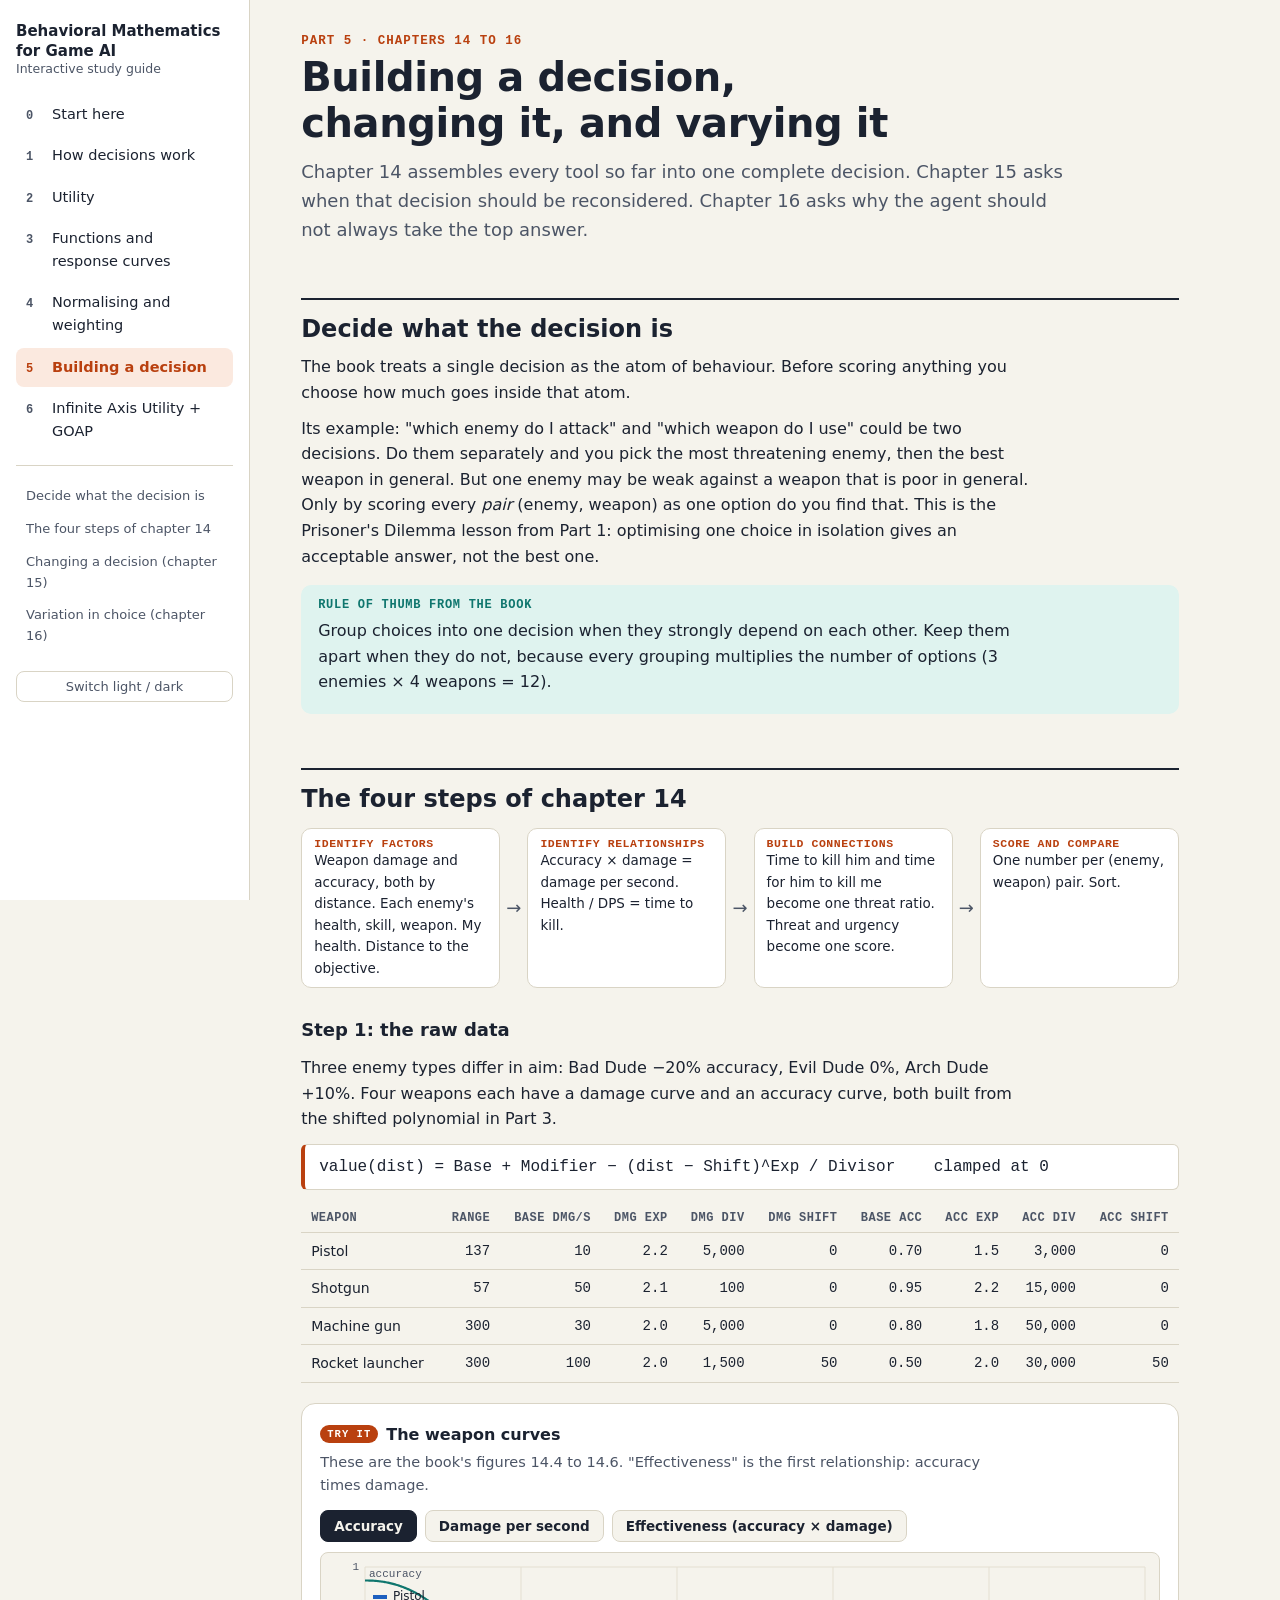
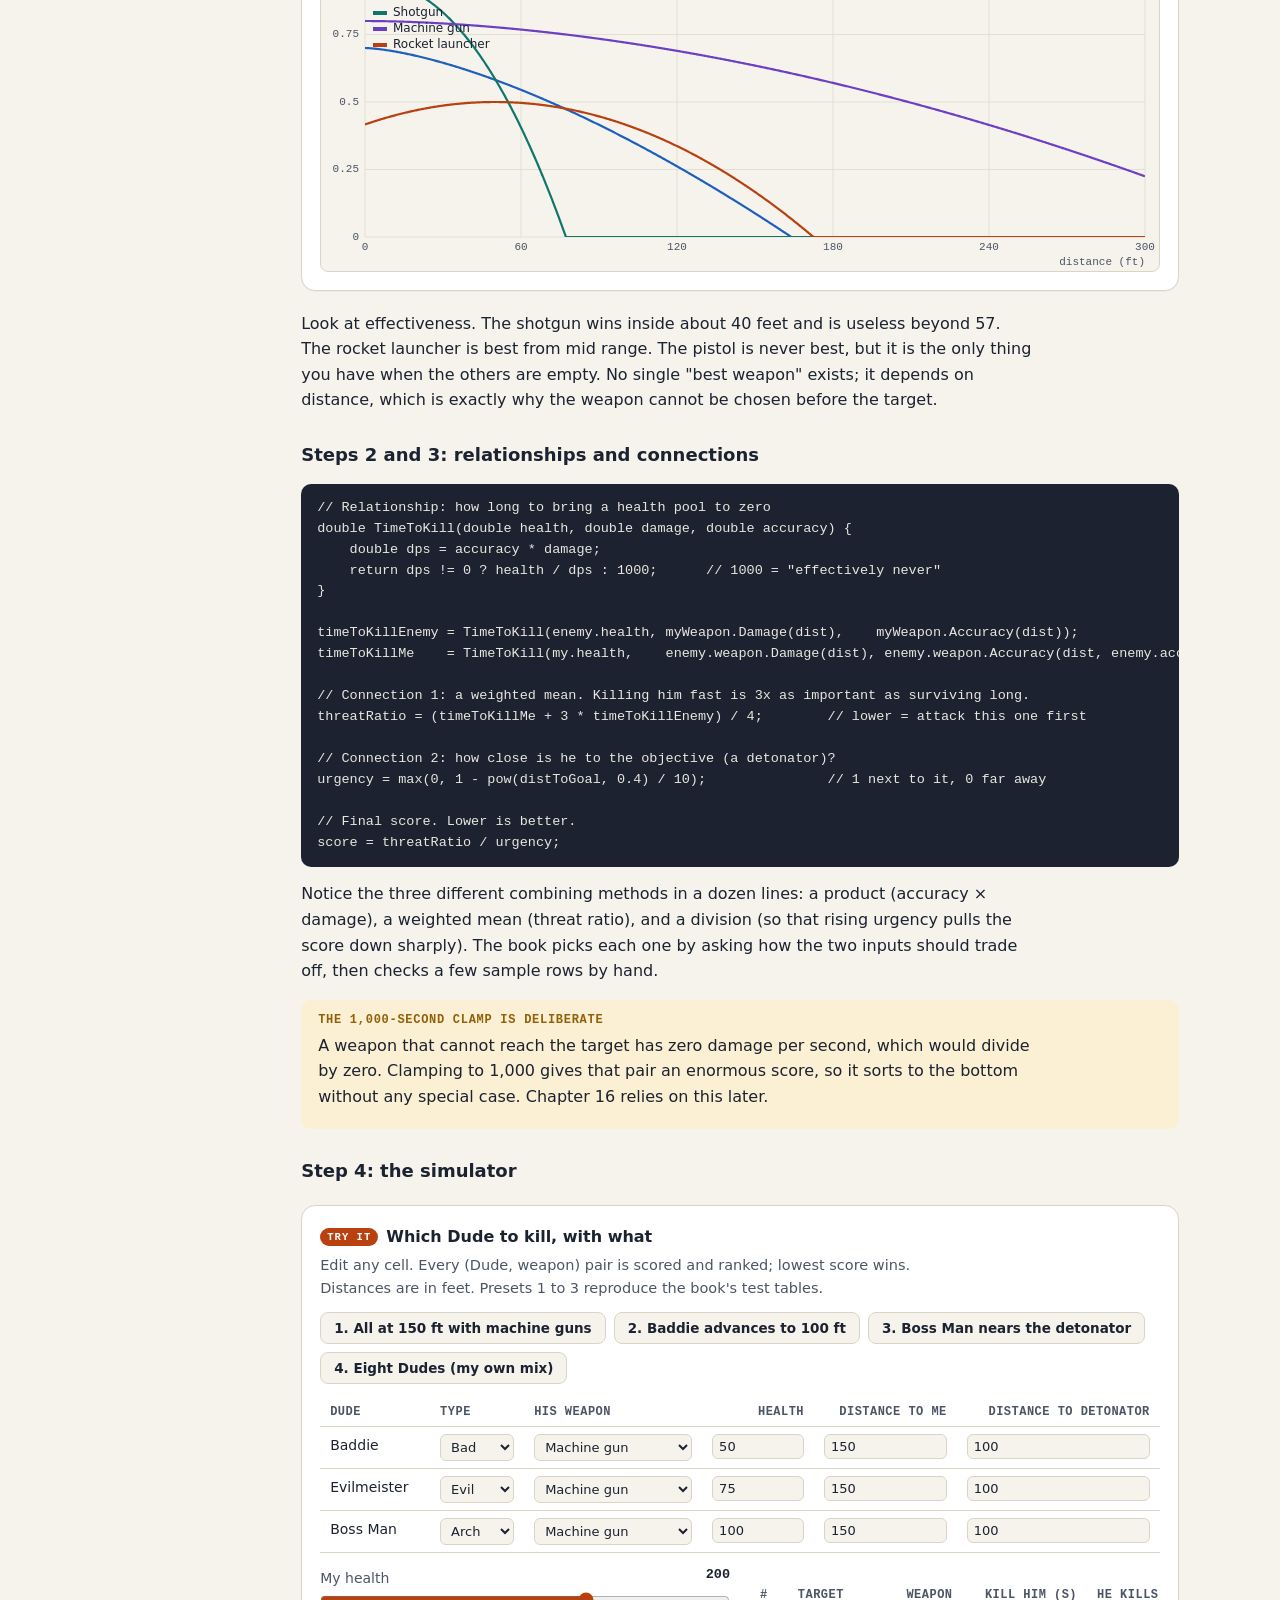
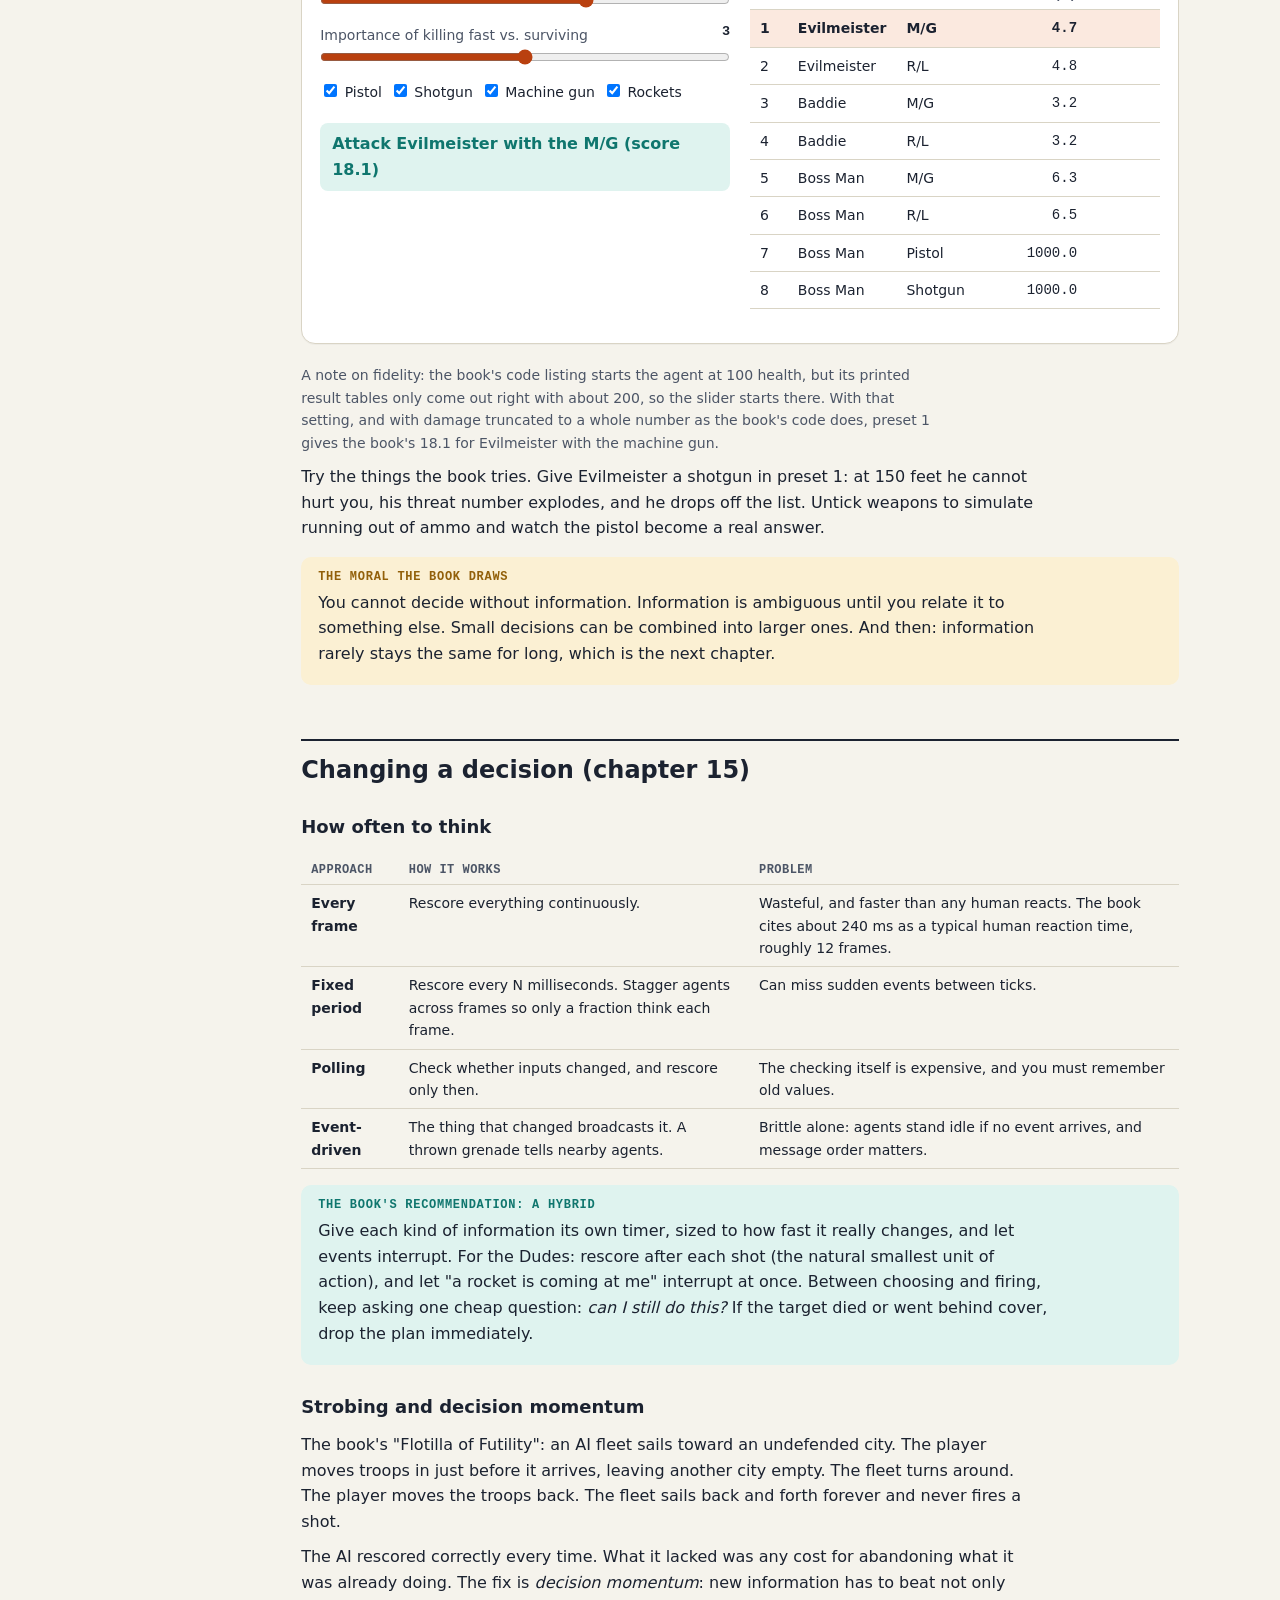
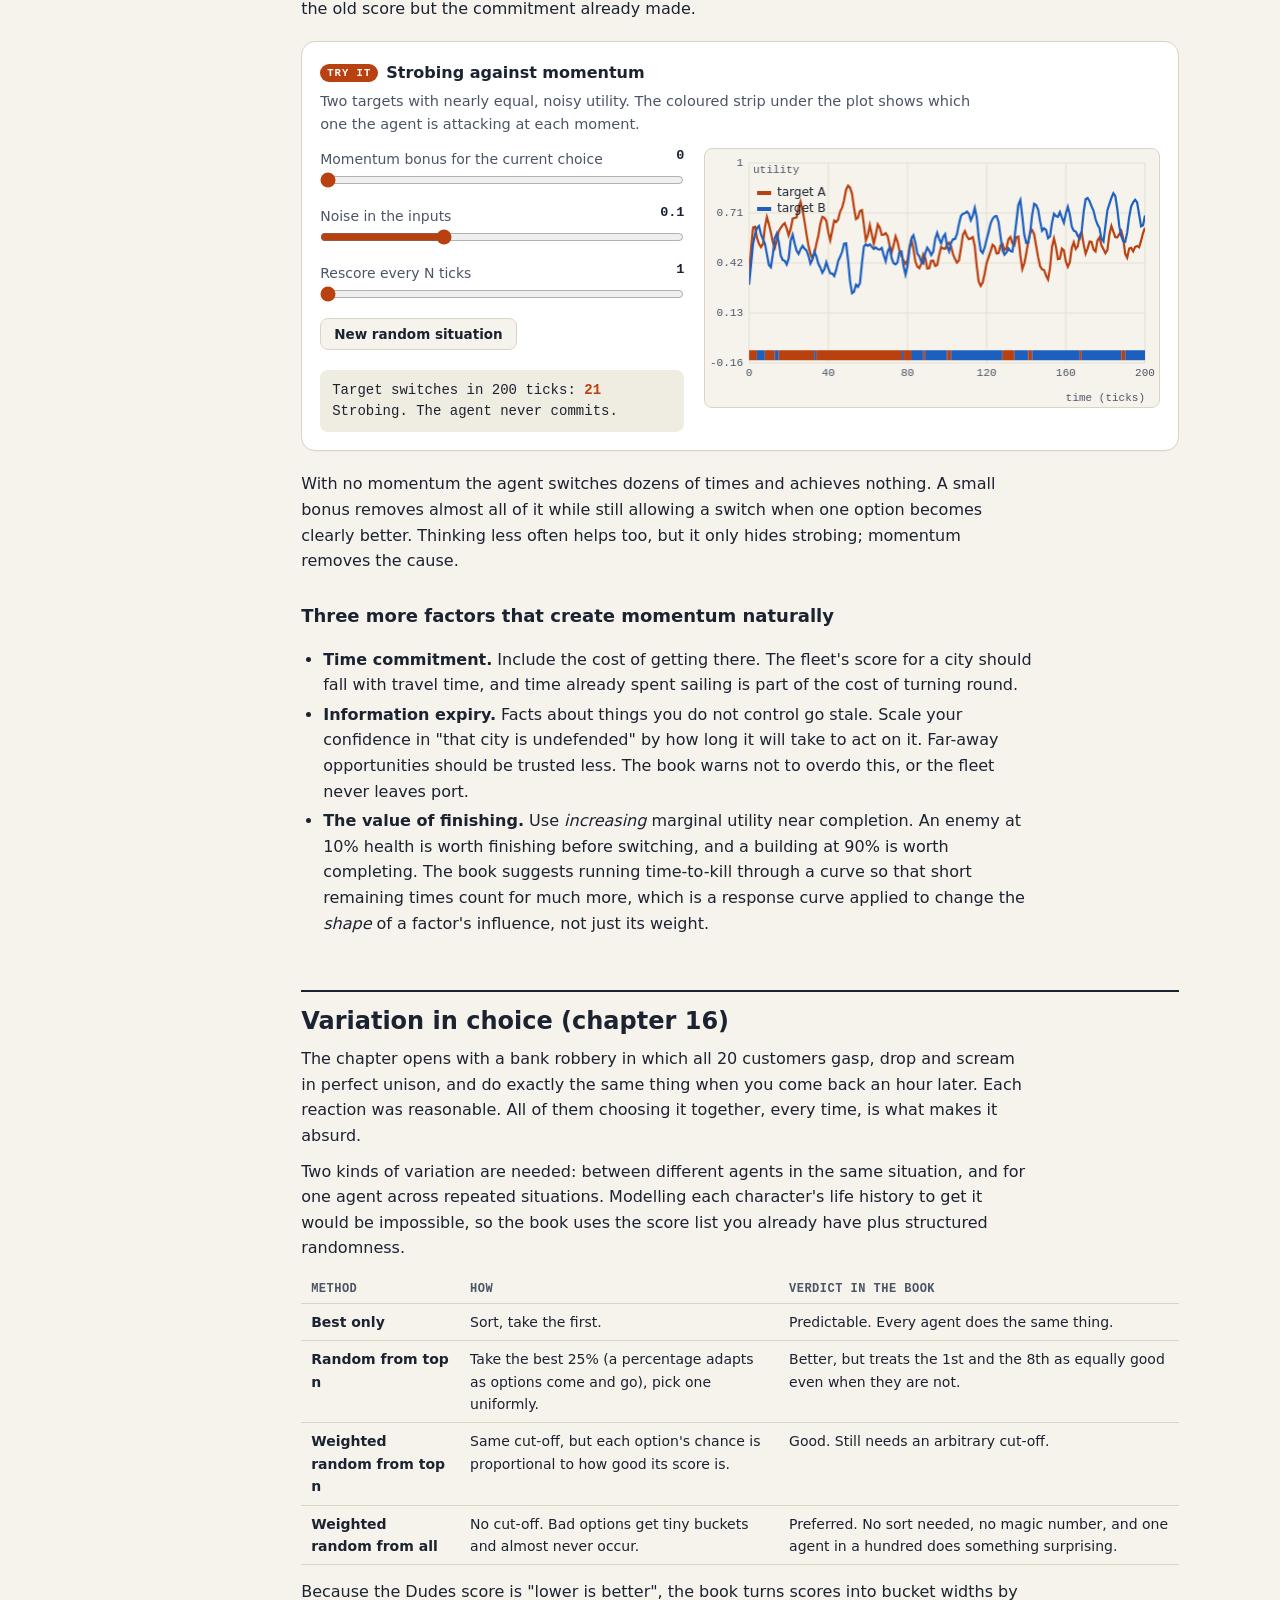
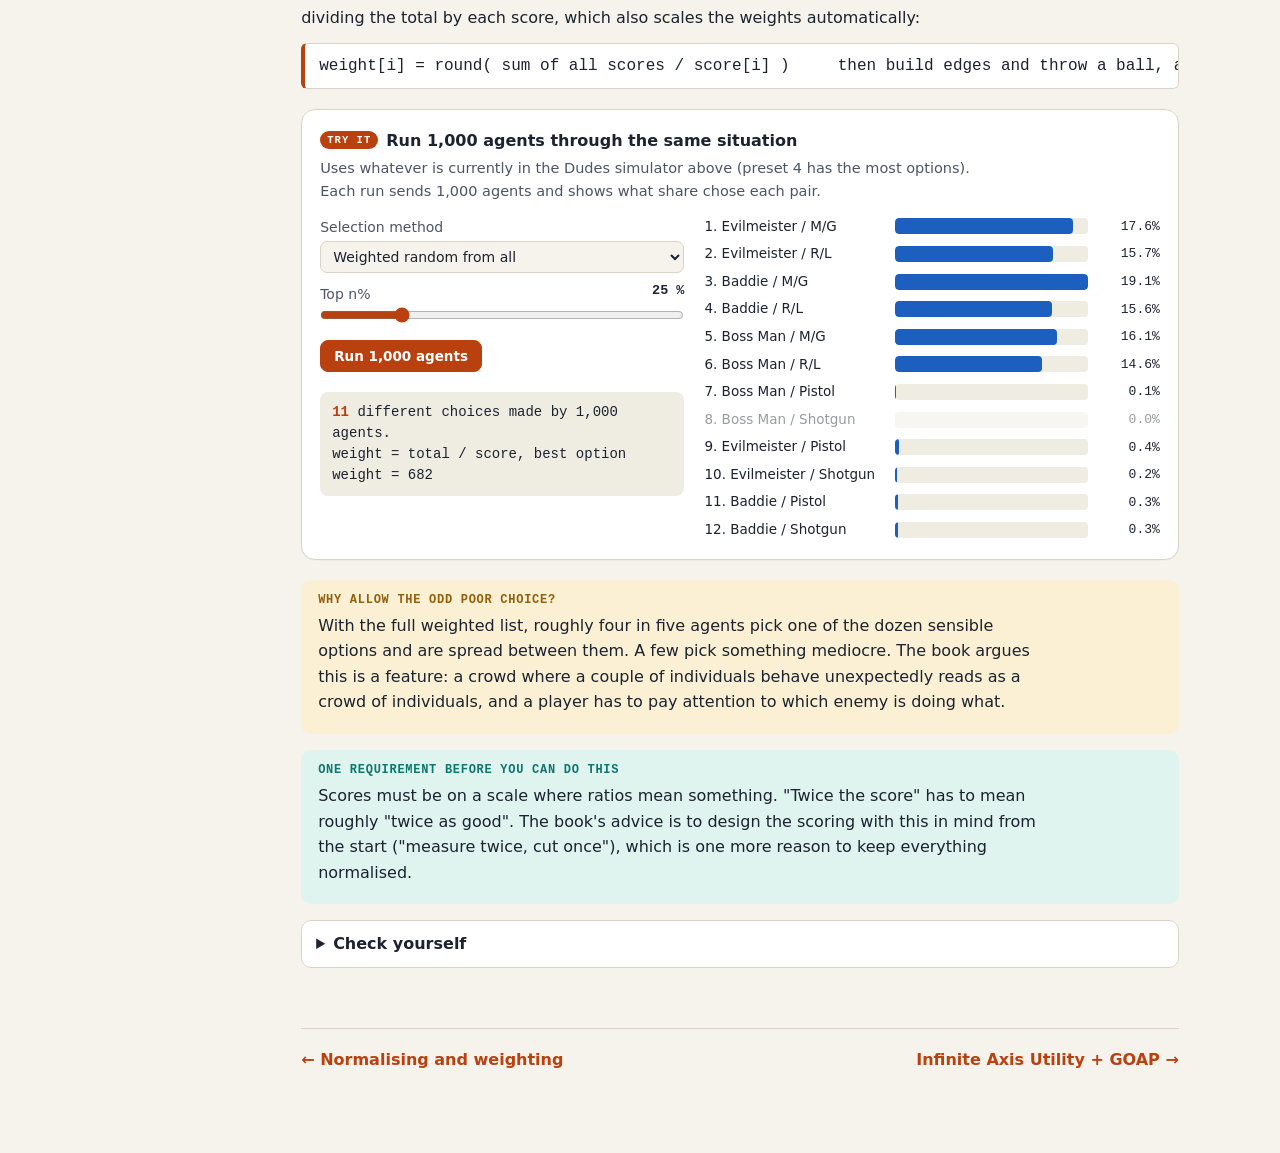
<file: 5-decision-model.html>
<!doctype html>
<html lang="en">
<head>
<meta charset="utf-8">
<meta name="viewport" content="width=device-width, initial-scale=1">
<title>Part 5: Building a decision</title>
<link rel="stylesheet" href="assets/style.css">
</head>
<body>
<main>
  <p class="kicker">Part 5 &middot; Chapters 14 to 16</p>
  <h1>Building a decision, changing it, and varying it</h1>
  <p class="lead">Chapter 14 assembles every tool so far into one complete decision. Chapter 15 asks when that decision should be reconsidered. Chapter 16 asks why the agent should not always take the top answer.</p>

  <h2 id="what">Decide what the decision is</h2>
  <p>The book treats a single decision as the atom of behaviour. Before scoring anything you choose how much goes inside that atom.</p>
  <p>Its example: "which enemy do I attack" and "which weapon do I use" could be two decisions. Do them separately and you pick the most threatening enemy, then the best weapon in general. But one enemy may be weak against a weapon that is poor in general. Only by scoring every <em>pair</em> (enemy, weapon) as one option do you find that. This is the Prisoner's Dilemma lesson from Part 1: optimising one choice in isolation gives an acceptable answer, not the best one.</p>
  <div class="note impl"><b>Rule of thumb from the book</b><p>Group choices into one decision when they strongly depend on each other. Keep them apart when they do not, because every grouping multiplies the number of options (3 enemies &times; 4 weapons = 12).</p></div>

  <h2 id="steps">The four steps of chapter 14</h2>
  <div class="flow">
    <div><b>Identify factors</b>Weapon damage and accuracy, both by distance. Each enemy's health, skill, weapon. My health. Distance to the objective.</div><div class="arrow">&rarr;</div>
    <div><b>Identify relationships</b>Accuracy &times; damage = damage per second. Health / DPS = time to kill.</div><div class="arrow">&rarr;</div>
    <div><b>Build connections</b>Time to kill him and time for him to kill me become one threat ratio. Threat and urgency become one score.</div><div class="arrow">&rarr;</div>
    <div><b>Score and compare</b>One number per (enemy, weapon) pair. Sort.</div>
  </div>

  <h3>Step 1: the raw data</h3>
  <p>Three enemy types differ in aim: Bad Dude &minus;20% accuracy, Evil Dude 0%, Arch Dude +10%. Four weapons each have a damage curve and an accuracy curve, both built from the shifted polynomial in Part 3.</p>
  <div class="formula">value(dist) = Base + Modifier &minus; (dist &minus; Shift)^Exp / Divisor &nbsp;&nbsp; clamped at 0</div>
  <div class="tbl-wrap"><table>
    <tr><th>Weapon</th><th class="num">Range</th><th class="num">Base dmg/s</th><th class="num">Dmg exp</th><th class="num">Dmg div</th><th class="num">Dmg shift</th><th class="num">Base acc</th><th class="num">Acc exp</th><th class="num">Acc div</th><th class="num">Acc shift</th></tr>
    <tr><td>Pistol</td><td class="num">137</td><td class="num">10</td><td class="num">2.2</td><td class="num">5,000</td><td class="num">0</td><td class="num">0.70</td><td class="num">1.5</td><td class="num">3,000</td><td class="num">0</td></tr>
    <tr><td>Shotgun</td><td class="num">57</td><td class="num">50</td><td class="num">2.1</td><td class="num">100</td><td class="num">0</td><td class="num">0.95</td><td class="num">2.2</td><td class="num">15,000</td><td class="num">0</td></tr>
    <tr><td>Machine gun</td><td class="num">300</td><td class="num">30</td><td class="num">2.0</td><td class="num">5,000</td><td class="num">0</td><td class="num">0.80</td><td class="num">1.8</td><td class="num">50,000</td><td class="num">0</td></tr>
    <tr><td>Rocket launcher</td><td class="num">300</td><td class="num">100</td><td class="num">2.0</td><td class="num">1,500</td><td class="num">50</td><td class="num">0.50</td><td class="num">2.0</td><td class="num">30,000</td><td class="num">50</td></tr>
  </table></div>
  <div class="lab">
    <h4>The weapon curves</h4>
    <p class="hint">These are the book's figures 14.4 to 14.6. "Effectiveness" is the first relationship: accuracy times damage.</p>
    <div class="row" id="wc-modes">
      <button class="btn on" type="button" data-m="acc">Accuracy</button>
      <button class="btn" type="button" data-m="dmg">Damage per second</button>
      <button class="btn" type="button" data-m="eff">Effectiveness (accuracy &times; damage)</button>
    </div>
    <canvas class="plot tall" id="wc-plot" style="margin-top:10px"></canvas>
  </div>
  <p>Look at effectiveness. The shotgun wins inside about 40 feet and is useless beyond 57. The rocket launcher is best from mid range. The pistol is never best, but it is the only thing you have when the others are empty. No single "best weapon" exists; it depends on distance, which is exactly why the weapon cannot be chosen before the target.</p>

  <h3>Steps 2 and 3: relationships and connections</h3>
<pre><code>// Relationship: how long to bring a health pool to zero
double TimeToKill(double health, double damage, double accuracy) {
    double dps = accuracy * damage;
    return dps != 0 ? health / dps : 1000;      // 1000 = "effectively never"
}

timeToKillEnemy = TimeToKill(enemy.health, myWeapon.Damage(dist),    myWeapon.Accuracy(dist));
timeToKillMe    = TimeToKill(my.health,    enemy.weapon.Damage(dist), enemy.weapon.Accuracy(dist, enemy.accuracyModifier));

// Connection 1: a weighted mean. Killing him fast is 3x as important as surviving long.
threatRatio = (timeToKillMe + 3 * timeToKillEnemy) / 4;        // lower = attack this one first

// Connection 2: how close is he to the objective (a detonator)?
urgency = max(0, 1 - pow(distToGoal, 0.4) / 10);               // 1 next to it, 0 far away

// Final score. Lower is better.
score = threatRatio / urgency;</code></pre>
  <p>Notice the three different combining methods in a dozen lines: a product (accuracy &times; damage), a weighted mean (threat ratio), and a division (so that rising urgency pulls the score down sharply). The book picks each one by asking how the two inputs should trade off, then checks a few sample rows by hand.</p>
  <div class="note book"><b>The 1,000-second clamp is deliberate</b><p>A weapon that cannot reach the target has zero damage per second, which would divide by zero. Clamping to 1,000 gives that pair an enormous score, so it sorts to the bottom without any special case. Chapter 16 relies on this later.</p></div>

  <h3>Step 4: the simulator</h3>
  <div class="lab">
    <h4>Which Dude to kill, with what</h4>
    <p class="hint">Edit any cell. Every (Dude, weapon) pair is scored and ranked; lowest score wins. Distances are in feet. Presets 1 to 3 reproduce the book's test tables.</p>
    <div class="row" id="dd-presets">
      <button class="btn" type="button" data-p="t1">1. All at 150 ft with machine guns</button>
      <button class="btn" type="button" data-p="t2">2. Baddie advances to 100 ft</button>
      <button class="btn" type="button" data-p="t3">3. Boss Man nears the detonator</button>
      <button class="btn" type="button" data-p="mine">4. Eight Dudes (my own mix)</button>
    </div>
    <div class="tbl-wrap"><table id="dd-table"></table></div>
    <div class="grid2 even">
      <div class="ctls">
        <label class="ctl"><span>My health <output></output></span><input type="range" id="dd-hp" min="10" max="300" step="10" value="200"></label>
        <label class="ctl"><span>Importance of killing fast vs. surviving <output></output></span><input type="range" id="dd-w" min="0" max="6" step="0.5" value="3"></label>
        <div class="row" style="font-size:14px">
          <label><input type="checkbox" id="dd-a0" checked> Pistol</label>
          <label><input type="checkbox" id="dd-a1" checked> Shotgun</label>
          <label><input type="checkbox" id="dd-a2" checked> Machine gun</label>
          <label><input type="checkbox" id="dd-a3" checked> Rockets</label>
        </div>
        <div class="verdict" id="dd-verdict"></div>
      </div>
      <div class="tbl-wrap" style="max-height:330px;overflow-y:auto"><table id="dd-out"></table></div>
    </div>
  </div>
  <p style="font-size:14px;color:var(--ink-2)">A note on fidelity: the book's code listing starts the agent at 100 health, but its printed result tables only come out right with about 200, so the slider starts there. With that setting, and with damage truncated to a whole number as the book's code does, preset 1 gives the book's 18.1 for Evilmeister with the machine gun.</p>
  <p>Try the things the book tries. Give Evilmeister a shotgun in preset 1: at 150 feet he cannot hurt you, his threat number explodes, and he drops off the list. Untick weapons to simulate running out of ammo and watch the pistol become a real answer.</p>
  <div class="note book"><b>The moral the book draws</b><p>You cannot decide without information. Information is ambiguous until you relate it to something else. Small decisions can be combined into larger ones. And then: information rarely stays the same for long, which is the next chapter.</p></div>

  <h2 id="changing">Changing a decision (chapter 15)</h2>
  <h3>How often to think</h3>
  <div class="tbl-wrap"><table>
    <tr><th>Approach</th><th>How it works</th><th>Problem</th></tr>
    <tr><td><b>Every frame</b></td><td>Rescore everything continuously.</td><td>Wasteful, and faster than any human reacts. The book cites about 240 ms as a typical human reaction time, roughly 12 frames.</td></tr>
    <tr><td><b>Fixed period</b></td><td>Rescore every N milliseconds. Stagger agents across frames so only a fraction think each frame.</td><td>Can miss sudden events between ticks.</td></tr>
    <tr><td><b>Polling</b></td><td>Check whether inputs changed, and rescore only then.</td><td>The checking itself is expensive, and you must remember old values.</td></tr>
    <tr><td><b>Event-driven</b></td><td>The thing that changed broadcasts it. A thrown grenade tells nearby agents.</td><td>Brittle alone: agents stand idle if no event arrives, and message order matters.</td></tr>
  </table></div>
  <div class="note impl"><b>The book's recommendation: a hybrid</b>
    <p>Give each kind of information its own timer, sized to how fast it really changes, and let events interrupt. For the Dudes: rescore after each shot (the natural smallest unit of action), and let "a rocket is coming at me" interrupt at once. Between choosing and firing, keep asking one cheap question: <em>can I still do this?</em> If the target died or went behind cover, drop the plan immediately.</p></div>

  <h3>Strobing and decision momentum</h3>
  <p>The book's "Flotilla of Futility": an AI fleet sails toward an undefended city. The player moves troops in just before it arrives, leaving another city empty. The fleet turns around. The player moves the troops back. The fleet sails back and forth forever and never fires a shot.</p>
  <p>The AI rescored correctly every time. What it lacked was any cost for abandoning what it was already doing. The fix is <em>decision momentum</em>: new information has to beat not only the old score but the commitment already made.</p>
  <div class="lab">
    <h4>Strobing against momentum</h4>
    <p class="hint">Two targets with nearly equal, noisy utility. The coloured strip under the plot shows which one the agent is attacking at each moment.</p>
    <div class="grid2">
      <div class="ctls">
        <label class="ctl"><span>Momentum bonus for the current choice <output></output></span><input type="range" id="s-mom" min="0" max="0.4" step="0.01" value="0"></label>
        <label class="ctl"><span>Noise in the inputs <output></output></span><input type="range" id="s-noise" min="0" max="0.3" step="0.01" value="0.1"></label>
        <label class="ctl"><span>Rescore every N ticks <output></output></span><input type="range" id="s-every" min="1" max="20" value="1"></label>
        <div class="row"><button class="btn" id="s-new" type="button">New random situation</button></div>
        <div class="readout" id="s-read"></div>
      </div>
      <div><canvas class="plot" id="s-plot"></canvas></div>
    </div>
  </div>
  <p>With no momentum the agent switches dozens of times and achieves nothing. A small bonus removes almost all of it while still allowing a switch when one option becomes clearly better. Thinking less often helps too, but it only hides strobing; momentum removes the cause.</p>

  <h3>Three more factors that create momentum naturally</h3>
  <ul>
    <li><b>Time commitment.</b> Include the cost of getting there. The fleet's score for a city should fall with travel time, and time already spent sailing is part of the cost of turning round.</li>
    <li><b>Information expiry.</b> Facts about things you do not control go stale. Scale your confidence in "that city is undefended" by how long it will take to act on it. Far-away opportunities should be trusted less. The book warns not to overdo this, or the fleet never leaves port.</li>
    <li><b>The value of finishing.</b> Use <em>increasing</em> marginal utility near completion. An enemy at 10% health is worth finishing before switching, and a building at 90% is worth completing. The book suggests running time-to-kill through a curve so that short remaining times count for much more, which is a response curve applied to change the <em>shape</em> of a factor's influence, not just its weight.</li>
  </ul>

  <h2 id="variation">Variation in choice (chapter 16)</h2>
  <p>The chapter opens with a bank robbery in which all 20 customers gasp, drop and scream in perfect unison, and do exactly the same thing when you come back an hour later. Each reaction was reasonable. All of them choosing it together, every time, is what makes it absurd.</p>
  <p>Two kinds of variation are needed: between different agents in the same situation, and for one agent across repeated situations. Modelling each character's life history to get it would be impossible, so the book uses the score list you already have plus structured randomness.</p>
  <div class="tbl-wrap"><table>
    <tr><th>Method</th><th>How</th><th>Verdict in the book</th></tr>
    <tr><td><b>Best only</b></td><td>Sort, take the first.</td><td>Predictable. Every agent does the same thing.</td></tr>
    <tr><td><b>Random from top n</b></td><td>Take the best 25% (a percentage adapts as options come and go), pick one uniformly.</td><td>Better, but treats the 1st and the 8th as equally good even when they are not.</td></tr>
    <tr><td><b>Weighted random from top n</b></td><td>Same cut-off, but each option's chance is proportional to how good its score is.</td><td>Good. Still needs an arbitrary cut-off.</td></tr>
    <tr><td><b>Weighted random from all</b></td><td>No cut-off. Bad options get tiny buckets and almost never occur.</td><td>Preferred. No sort needed, no magic number, and one agent in a hundred does something surprising.</td></tr>
  </table></div>
  <p>Because the Dudes score is "lower is better", the book turns scores into bucket widths by dividing the total by each score, which also scales the weights automatically:</p>
  <div class="formula">weight[i] = round( sum of all scores / score[i] ) &nbsp;&nbsp;&nbsp; then build edges and throw a ball, as in Part 3</div>

  <div class="lab">
    <h4>Run 1,000 agents through the same situation</h4>
    <p class="hint">Uses whatever is currently in the Dudes simulator above (preset 4 has the most options). Each run sends 1,000 agents and shows what share chose each pair.</p>
    <div class="grid2">
      <div class="ctls">
        <label class="ctl"><span>Selection method</span><select id="v-mode">
          <option value="best">Best only</option><option value="top">Random from top n%</option>
          <option value="wtop">Weighted random from top n%</option><option value="wall" selected>Weighted random from all</option></select></label>
        <label class="ctl"><span>Top n% <output></output></span><input type="range" id="v-n" min="5" max="100" step="5" value="25" data-suffix=" %"></label>
        <div class="row"><button class="btn primary" id="v-run" type="button">Run 1,000 agents</button></div>
        <div class="readout" id="v-read"></div>
      </div>
      <div id="v-bars"></div>
    </div>
  </div>
  <div class="note book"><b>Why allow the odd poor choice?</b><p>With the full weighted list, roughly four in five agents pick one of the dozen sensible options and are spread between them. A few pick something mediocre. The book argues this is a feature: a crowd where a couple of individuals behave unexpectedly reads as a crowd of individuals, and a player has to pay attention to which enemy is doing what.</p></div>
  <div class="note impl"><b>One requirement before you can do this</b><p>Scores must be on a scale where ratios mean something. "Twice the score" has to mean roughly "twice as good". The book's advice is to design the scoring with this in mind from the start ("measure twice, cut once"), which is one more reason to keep everything normalised.</p></div>

  <details><summary>Check yourself</summary>
    <ol>
      <li>Why does the book score (enemy, weapon) pairs instead of choosing the enemy first? <em>(The best weapon depends on distance to that specific enemy, so the two choices are not independent.)</em></li>
      <li>Your agent keeps switching between two cover points. Name two fixes from chapter 15. <em>(A momentum bonus for the current choice, and including travel time already invested.)</em></li>
      <li>Scores are 10, 20 and 40, lower is better. What are the pick chances under weighted random from all? <em>(Weights 70/10, 70/20, 70/40 = 7, 3.5, 1.75, so about 57%, 29% and 14%.)</em></li>
    </ol>
  </details>
</main>
<script src="assets/app.js"></script>
<script>
(function () {
  var B = BM;

  /* ---------- weapons (book table 14) ---------- */
  var W = [
    { n: 'Pistol', s: 'Pistol', bd: 10, de: 2.2, dd: 5000, ds: 0, ba: 0.70, ae: 1.5, ad: 3000, as: 0, col: '--c4' },
    { n: 'Shotgun', s: 'Shotgun', bd: 50, de: 2.1, dd: 100, ds: 0, ba: 0.95, ae: 2.2, ad: 15000, as: 0, col: '--c2' },
    { n: 'Machine gun', s: 'M/G', bd: 30, de: 2.0, dd: 5000, ds: 0, ba: 0.80, ae: 1.8, ad: 50000, as: 0, col: '--c3' },
    { n: 'Rocket launcher', s: 'R/L', bd: 100, de: 2.0, dd: 1500, ds: 50, ba: 0.50, ae: 2.0, ad: 30000, as: 50, col: '--c1' }
  ];
  function pw(base, exp) { return Math.pow(Math.abs(base), exp); }
  function acc(w, d, mod) { return Math.max(0, w.ba + (mod || 0) - pw(d - w.as, w.ae) / w.ad); }
  function dmg(w, d) { return Math.max(0, w.bd - pw(d - w.ds, w.de) / w.dd); }
  function ttk(health, damage, accuracy) { var dps = accuracy * damage; return dps > 0 ? health / dps : 1000; }
  function urgency(d) { return Math.max(0, 1 - Math.pow(d, 0.4) / 10); }

  var wcp = new B.Plot('wc-plot', { xmin: 0, xmax: 300, ymin: 0, ymax: 1, xlabel: 'distance (ft)' });
  var wcMode = 'acc';
  function drawWeapons() {
    var ymax = wcMode === 'acc' ? 1 : wcMode === 'dmg' ? 100 : 50;
    wcp.set({ ymax: ymax, ylabel: wcMode === 'acc' ? 'accuracy' : wcMode === 'dmg' ? 'damage / sec' : 'accuracy x damage' });
    wcp.draw(W.map(function (w) {
      return { label: w.n, color: w.col, fn: function (d) { return wcMode === 'acc' ? acc(w, d) : wcMode === 'dmg' ? dmg(w, d) : acc(w, d) * dmg(w, d); } };
    }));
  }
  B.$('wc-modes').addEventListener('click', function (e) {
    var m = e.target.getAttribute('data-m'); if (!m) return;
    wcMode = m;
    this.querySelectorAll('button').forEach(function (b) { b.classList.toggle('on', b === e.target); });
    drawWeapons();
  });
  B.onRedraw(drawWeapons); drawWeapons();

  /* ---------- dudes ---------- */
  var TYPES = [{ n: 'Bad', mod: -0.2 }, { n: 'Evil', mod: 0 }, { n: 'Arch', mod: 0.1 }];
  var PRESETS = {
    t1: [['Baddie', 0, 2, 50, 150, 100], ['Evilmeister', 1, 2, 75, 150, 100], ['Boss Man', 2, 2, 100, 150, 100]],
    t2: [['Baddie', 0, 2, 50, 100, 100], ['Evilmeister', 1, 2, 75, 150, 100], ['Boss Man', 2, 2, 100, 150, 100]],
    t3: [['Baddie', 0, 2, 50, 100, 100], ['Evilmeister', 1, 2, 75, 150, 100], ['Boss Man', 2, 2, 100, 150, 20]],
    mine: [['Baddie 1', 0, 0, 50, 60, 30], ['Baddie 2', 0, 2, 50, 180, 180], ['Baddie 3', 0, 1, 50, 40, 200], ['Baddie 4', 0, 1, 50, 220, 90],
      ['Evil Genius', 1, 3, 75, 120, 70], ['Evil Knievel', 1, 2, 75, 200, 22], ['Evilmeister', 1, 2, 75, 150, 140], ['Boss Man', 2, 3, 100, 170, 180]]
  };
  var dudes = [], ranked = [];
  function load(key) { dudes = PRESETS[key].map(function (a) { return { name: a[0], type: a[1], weapon: a[2], hp: a[3], dist: a[4], goal: a[5] }; }); renderInputs(); score(); }

  function opts(list, sel) { return list.map(function (o, i) { return '<option value="' + i + '"' + (i === sel ? ' selected' : '') + '>' + o.n + '</option>'; }).join(''); }
  function renderInputs() {
    var h = '<tr><th>Dude</th><th>Type</th><th>His weapon</th><th class="num">Health</th><th class="num">Distance to me</th><th class="num">Distance to detonator</th></tr>';
    dudes.forEach(function (d, i) {
      h += '<tr><td>' + d.name + '</td><td><select data-i="' + i + '" data-f="type">' + opts(TYPES, d.type) + '</select></td>' +
        '<td><select data-i="' + i + '" data-f="weapon">' + opts(W, d.weapon) + '</select></td>' +
        '<td><input type="number" min="1" max="500" value="' + d.hp + '" data-i="' + i + '" data-f="hp"></td>' +
        '<td><input type="number" min="0" max="300" value="' + d.dist + '" data-i="' + i + '" data-f="dist"></td>' +
        '<td><input type="number" min="0" max="1000" value="' + d.goal + '" data-i="' + i + '" data-f="goal"></td></tr>';
    });
    B.$('dd-table').innerHTML = h;
  }
  B.$('dd-table').addEventListener('change', function (e) {
    var i = e.target.getAttribute('data-i'), f = e.target.getAttribute('data-f'); if (i === null) return;
    dudes[+i][f] = parseFloat(e.target.value) || 0; score();
  });
  B.$('dd-presets').addEventListener('click', function (e) { var p = e.target.getAttribute('data-p'); if (p) load(p); });

  function score() {
    var myHp = B.val('dd-hp'), wKill = B.val('dd-w');
    ranked = [];
    dudes.forEach(function (d) {
      W.forEach(function (w, wi) {
        if (!B.$('dd-a' + wi).checked) return;
        /* The book's GetDamage() returns a whole number, so damage is truncated here to match its tables. */
        var tKillEnemy = ttk(d.hp, Math.floor(dmg(w, d.dist)), acc(w, d.dist));
        var ew = W[d.weapon];
        var tKillMe = ttk(myHp, Math.floor(dmg(ew, d.dist)), acc(ew, d.dist, TYPES[d.type].mod));
        var threat = (tKillMe + wKill * tKillEnemy) / (1 + wKill);
        var urg = urgency(d.goal);
        ranked.push({ name: d.name, weapon: w.s, tE: tKillEnemy, tM: tKillMe, threat: threat, urg: urg, score: urg > 0 ? threat / urg : 99999 });
      });
    });
    ranked.sort(function (a, b) { return a.score - b.score; });
    var h = '<tr><th>#</th><th>Target</th><th>Weapon</th><th class="num">Kill him (s)</th><th class="num">He kills me (s)</th><th class="num">Threat</th><th class="num">Urgency</th><th class="num">Score</th></tr>';
    ranked.forEach(function (r, i) {
      h += '<tr' + (i === 0 ? ' class="best"' : '') + '><td>' + (i + 1) + '</td><td>' + r.name + '</td><td>' + r.weapon + '</td><td class="num">' + B.fmt(r.tE, 1) +
        '</td><td class="num">' + B.fmt(r.tM, 1) + '</td><td class="num">' + B.fmt(r.threat, 1) + '</td><td class="num">' + B.fmt(r.urg, 3) + '</td><td class="num">' + B.fmt(r.score, 1) + '</td></tr>';
    });
    B.$('dd-out').innerHTML = h;
    B.$('dd-verdict').textContent = ranked.length ? 'Attack ' + ranked[0].name + ' with the ' + ranked[0].weapon + ' (score ' + B.fmt(ranked[0].score, 1) + ')' : 'No weapon available';
  }
  B.wire(['dd-hp', 'dd-w', 'dd-a0', 'dd-a1', 'dd-a2', 'dd-a3'], function () { if (dudes.length) score(); });
  load('t1');

  /* ---------- selection variation ---------- */
  function runVariation() {
    if (!ranked.length) return;
    var mode = B.$('v-mode').value, pct = B.val('v-n') / 100, N = 1000;
    var pool = ranked.slice();
    if (mode === 'top' || mode === 'wtop') pool = pool.slice(0, Math.max(1, Math.round(pool.length * pct)));
    var total = pool.reduce(function (a, r) { return a + r.score; }, 0);
    var weights = pool.map(function (r) { return Math.round(total / r.score); });
    var counts = new Array(ranked.length).fill(0);
    for (var i = 0; i < N; i++) {
      var k = mode === 'best' ? 0 : mode === 'top' ? Math.floor(Math.random() * pool.length) : B.weightedPick(weights);
      counts[k]++;
    }
    var shown = ranked.slice(0, 14).map(function (r, i) { return { label: (i + 1) + '. ' + r.name + ' / ' + r.weapon, value: counts[i] / N * 100, text: B.fmt(counts[i] / N * 100, 1) + '%', dim: counts[i] === 0 }; });
    B.bars('v-bars', shown, { max: Math.max(10, Math.max.apply(null, shown.map(function (s) { return s.value; }))) });
    var distinct = counts.filter(function (c) { return c > 0; }).length;
    var rest = counts.slice(14).reduce(function (a, b) { return a + b; }, 0);
    B.$('v-read').innerHTML = '<b>' + distinct + '</b> different choices made by 1,000 agents.' +
      (ranked.length > 14 ? '<br>' + B.fmt(rest / N * 100, 1) + '% chose something ranked 15th or lower.' : '') +
      (mode === 'wtop' || mode === 'wall' ? '<br>weight = total / score, best option weight = ' + weights[0] : '');
  }
  B.$('v-run').addEventListener('click', runVariation);
  B.wire(['v-mode', 'v-n'], runVariation);

  /* ---------- strobing ---------- */
  var sp = new B.Plot('s-plot', { xmin: 0, xmax: 200, ymin: 0, ymax: 1, xlabel: 'time (ticks)', ylabel: 'utility', pad: [14, 14, 44, 44] });
  var noiseA = [], noiseB = [], phase = 0;
  function newNoise() {
    noiseA = []; noiseB = []; phase = Math.random() * 6;
    for (var i = 0; i <= 200; i++) { noiseA.push(Math.random() - 0.5); noiseB.push(Math.random() - 0.5); }
    for (var s = 0; s < 2; s++) for (var j = 1; j < 200; j++) { noiseA[j] = (noiseA[j - 1] + noiseA[j] + noiseA[j + 1]) / 3; noiseB[j] = (noiseB[j - 1] + noiseB[j] + noiseB[j + 1]) / 3; }
  }
  function drawStrobe() {
    var mom = B.val('s-mom'), noise = B.val('s-noise') * 6, every = B.val('s-every');
    var a = [], b = [], choice = [], cur = 0, switches = 0;
    for (var t = 0; t <= 200; t++) {
      var ua = B.clamp(0.55 + 0.12 * Math.sin(t / 34 + phase) + noiseA[t] * noise, 0, 1);
      var ub = B.clamp(0.55 + 0.12 * Math.sin(t / 34 + phase + 2.4) + noiseB[t] * noise, 0, 1);
      a.push([t, ua]); b.push([t, ub]);
      if (t % every === 0) {
        var sa = ua + (cur === 0 ? mom : 0), sb = ub + (cur === 1 ? mom : 0);
        var pick = sa >= sb ? 0 : 1;
        if (t > 0 && pick !== cur) switches++;
        cur = pick;
      }
      choice.push(cur);
    }
    var series = [{ points: a, color: '--c1', label: 'target A' }, { points: b, color: '--c4', label: 'target B' }];
    /* choice strip drawn as short thick segments under the axis */
    var start = 0;
    for (var i = 1; i <= 201; i++) {
      if (i === 201 || choice[i] !== choice[start]) {
        series.push({ points: [[start, -0.115], [i, -0.115]], color: choice[start] === 0 ? '--c1' : '--c4', width: 10 });
        start = i;
      }
    }
    sp.set({ ymin: -0.16 });
    sp.draw(series);
    B.$('s-read').innerHTML = 'Target switches in 200 ticks: <b>' + switches + '</b><br>' +
      (switches > 15 ? 'Strobing. The agent never commits.' : switches > 4 ? 'Some indecision left.' : 'Committed, and still able to switch when it matters.');
  }
  B.$('s-new').addEventListener('click', function () { newNoise(); drawStrobe(); });
  newNoise();
  B.wire(['s-mom', 's-noise', 's-every'], drawStrobe);
})();
</script>
</body>
</html>
</file>
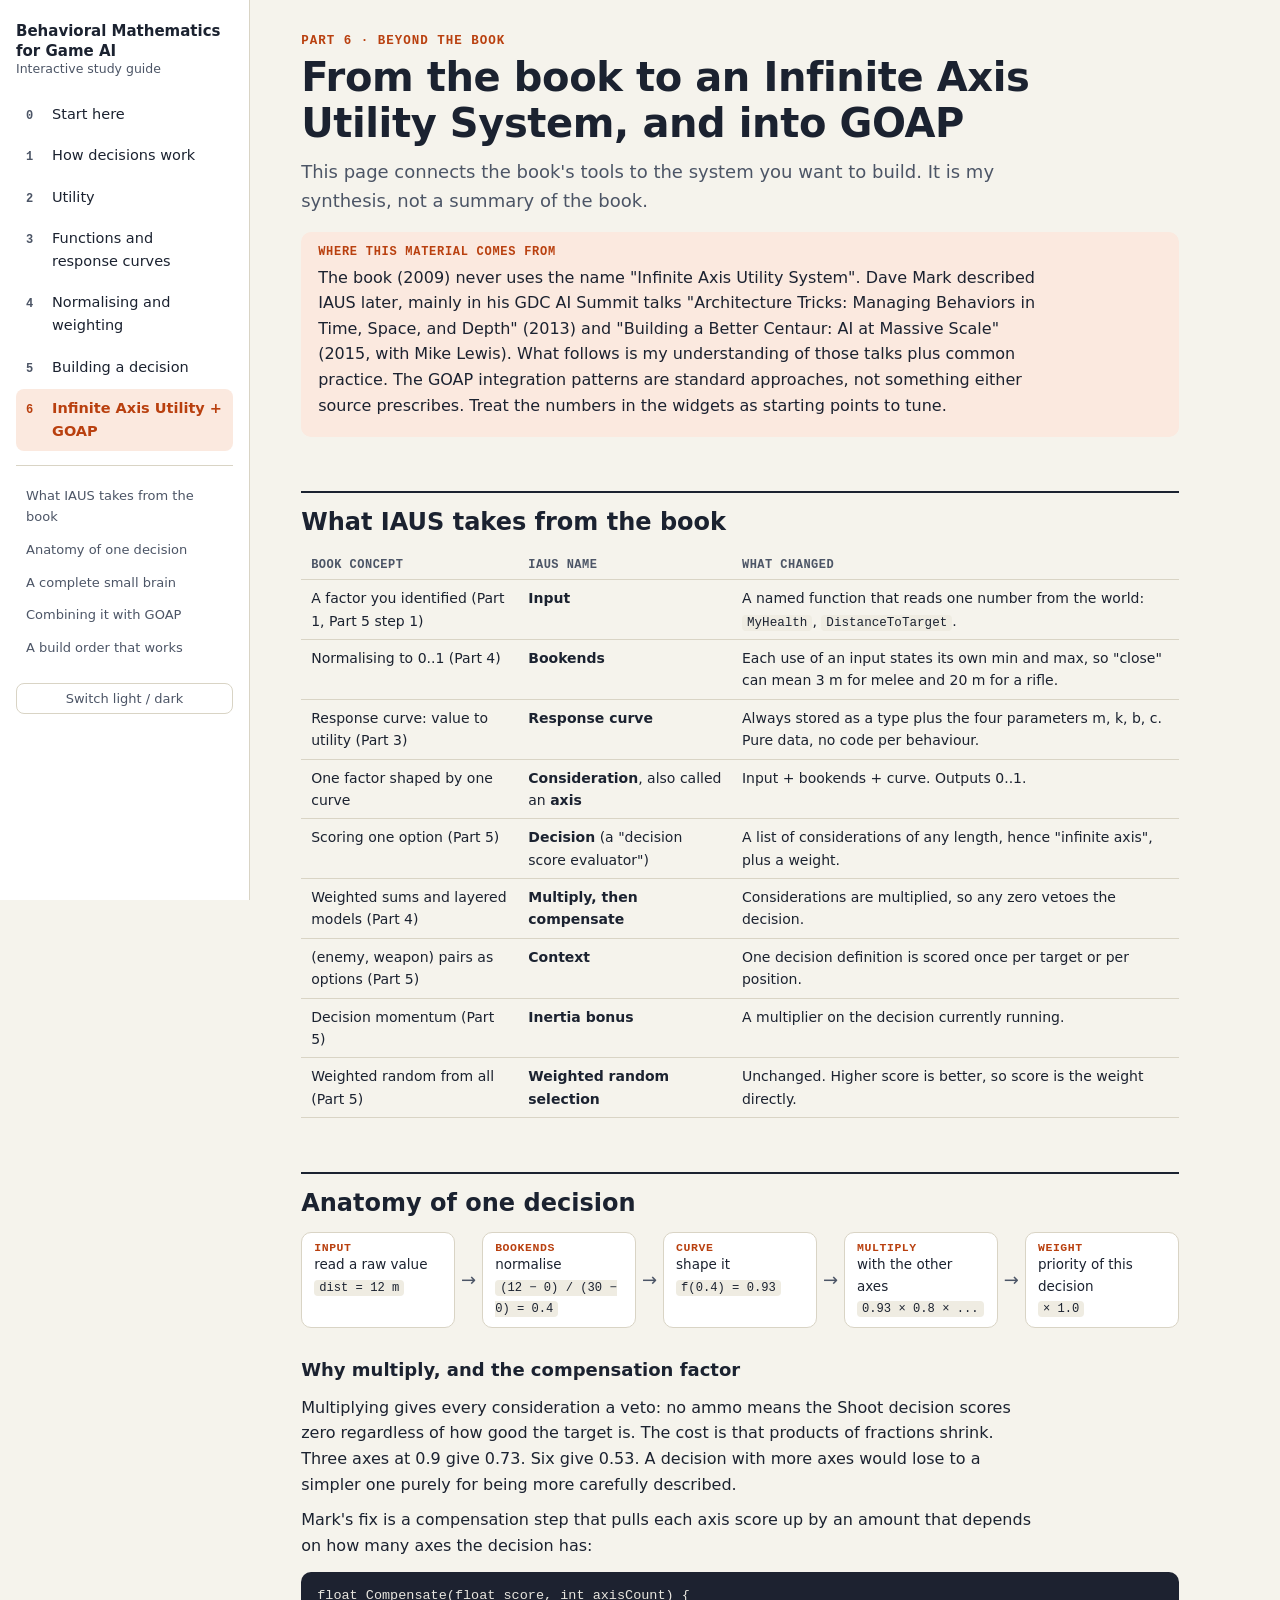
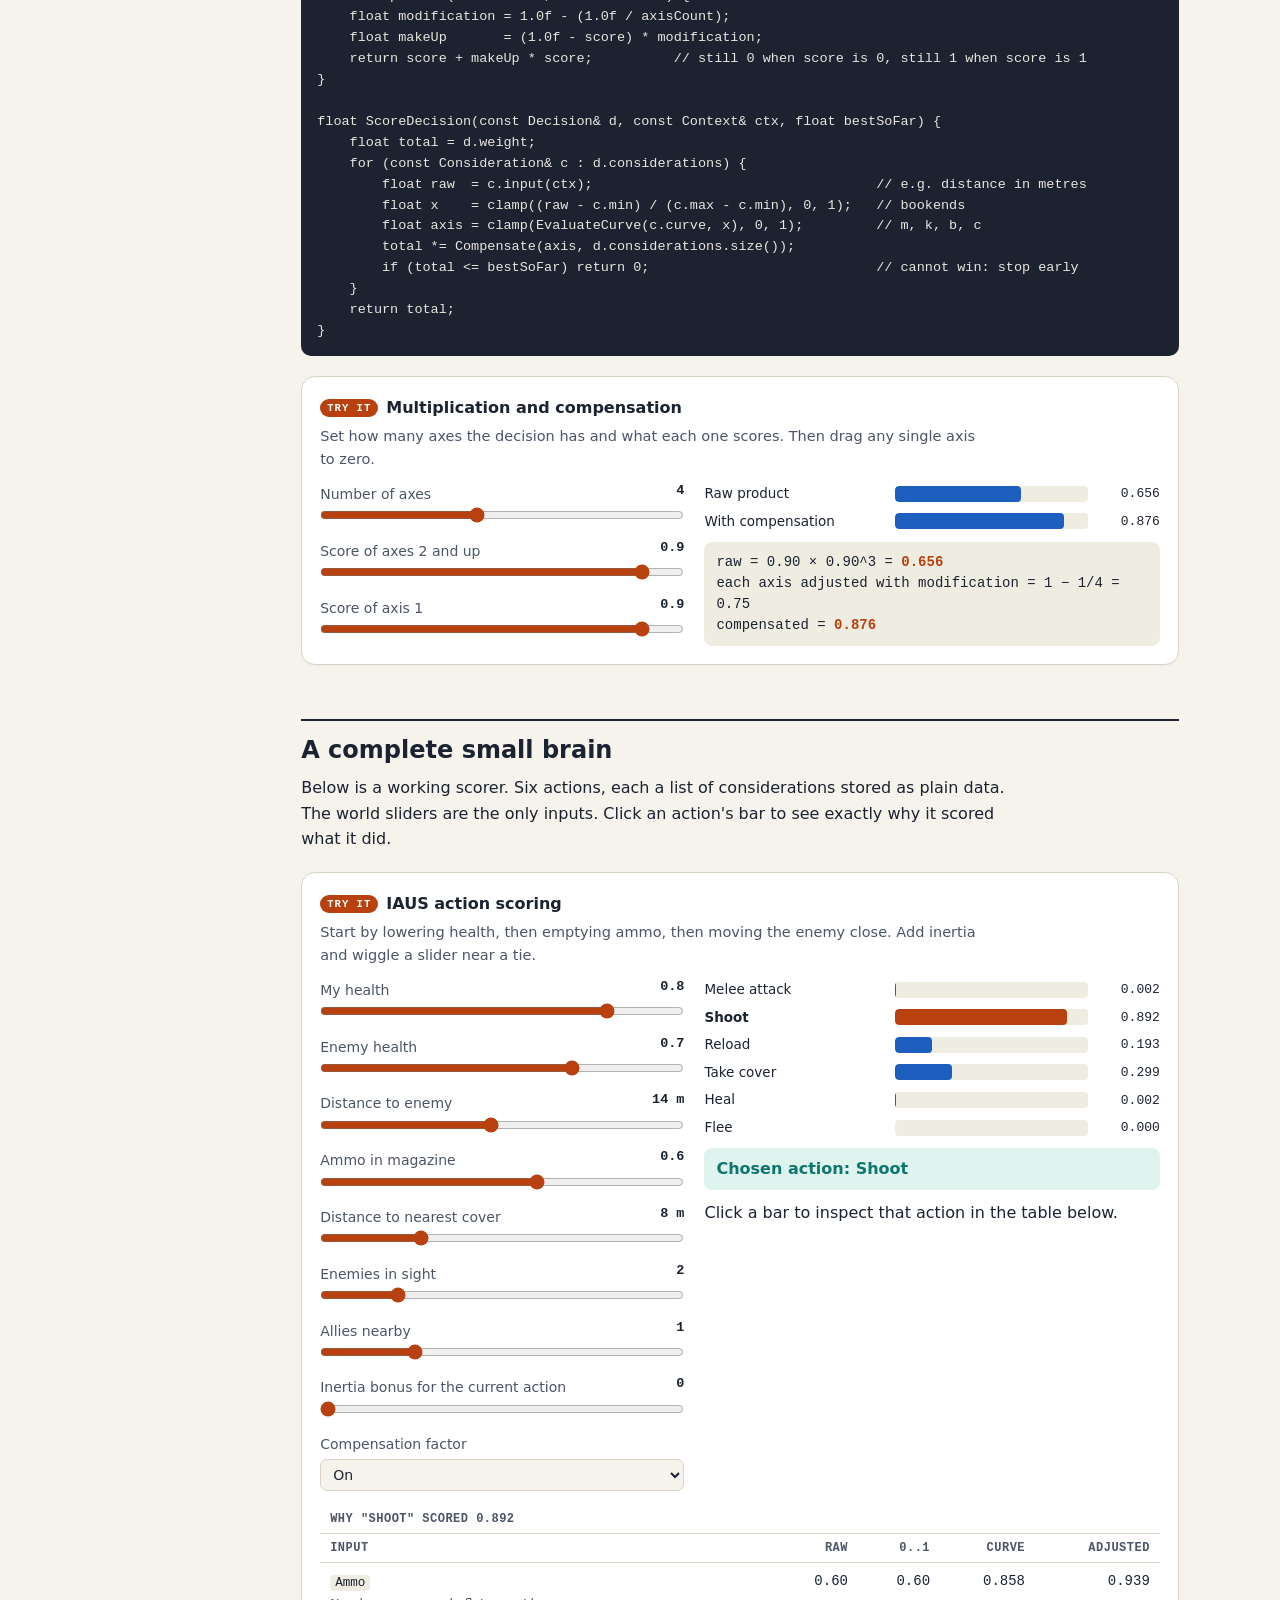
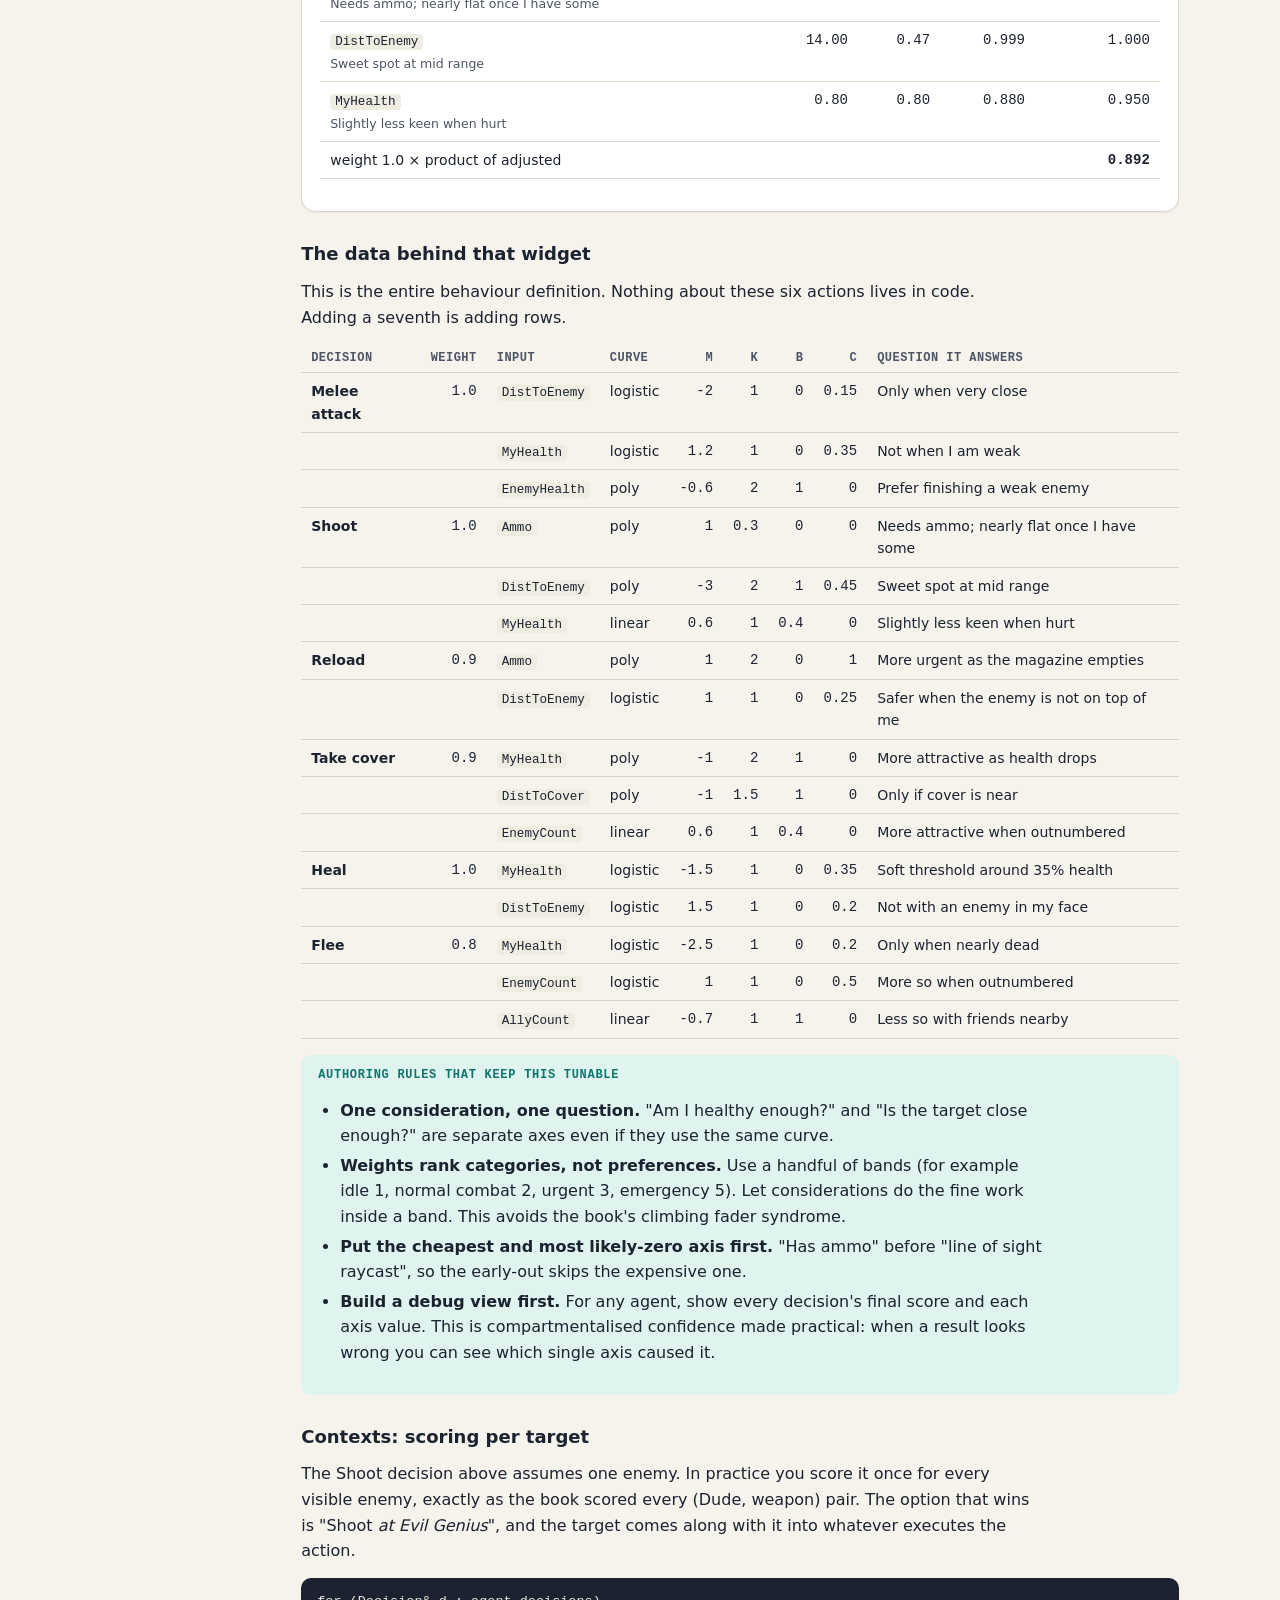
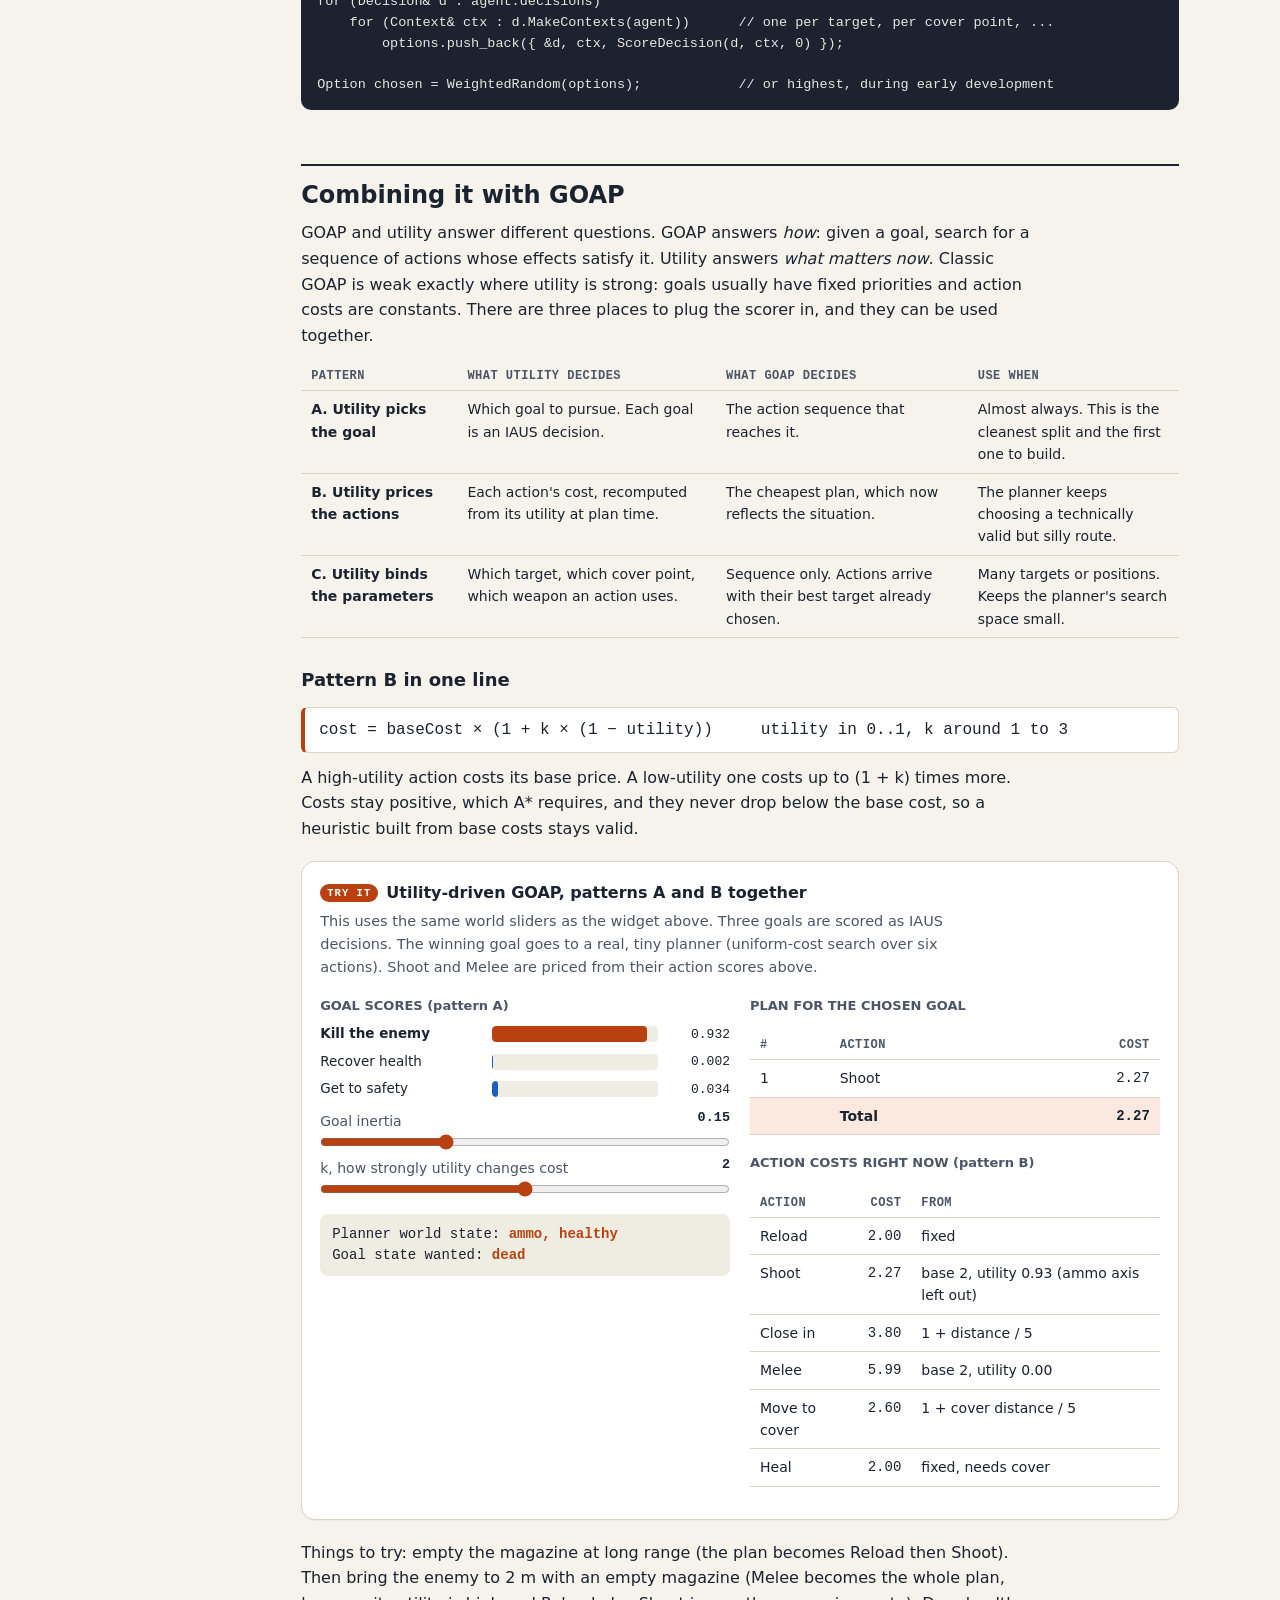
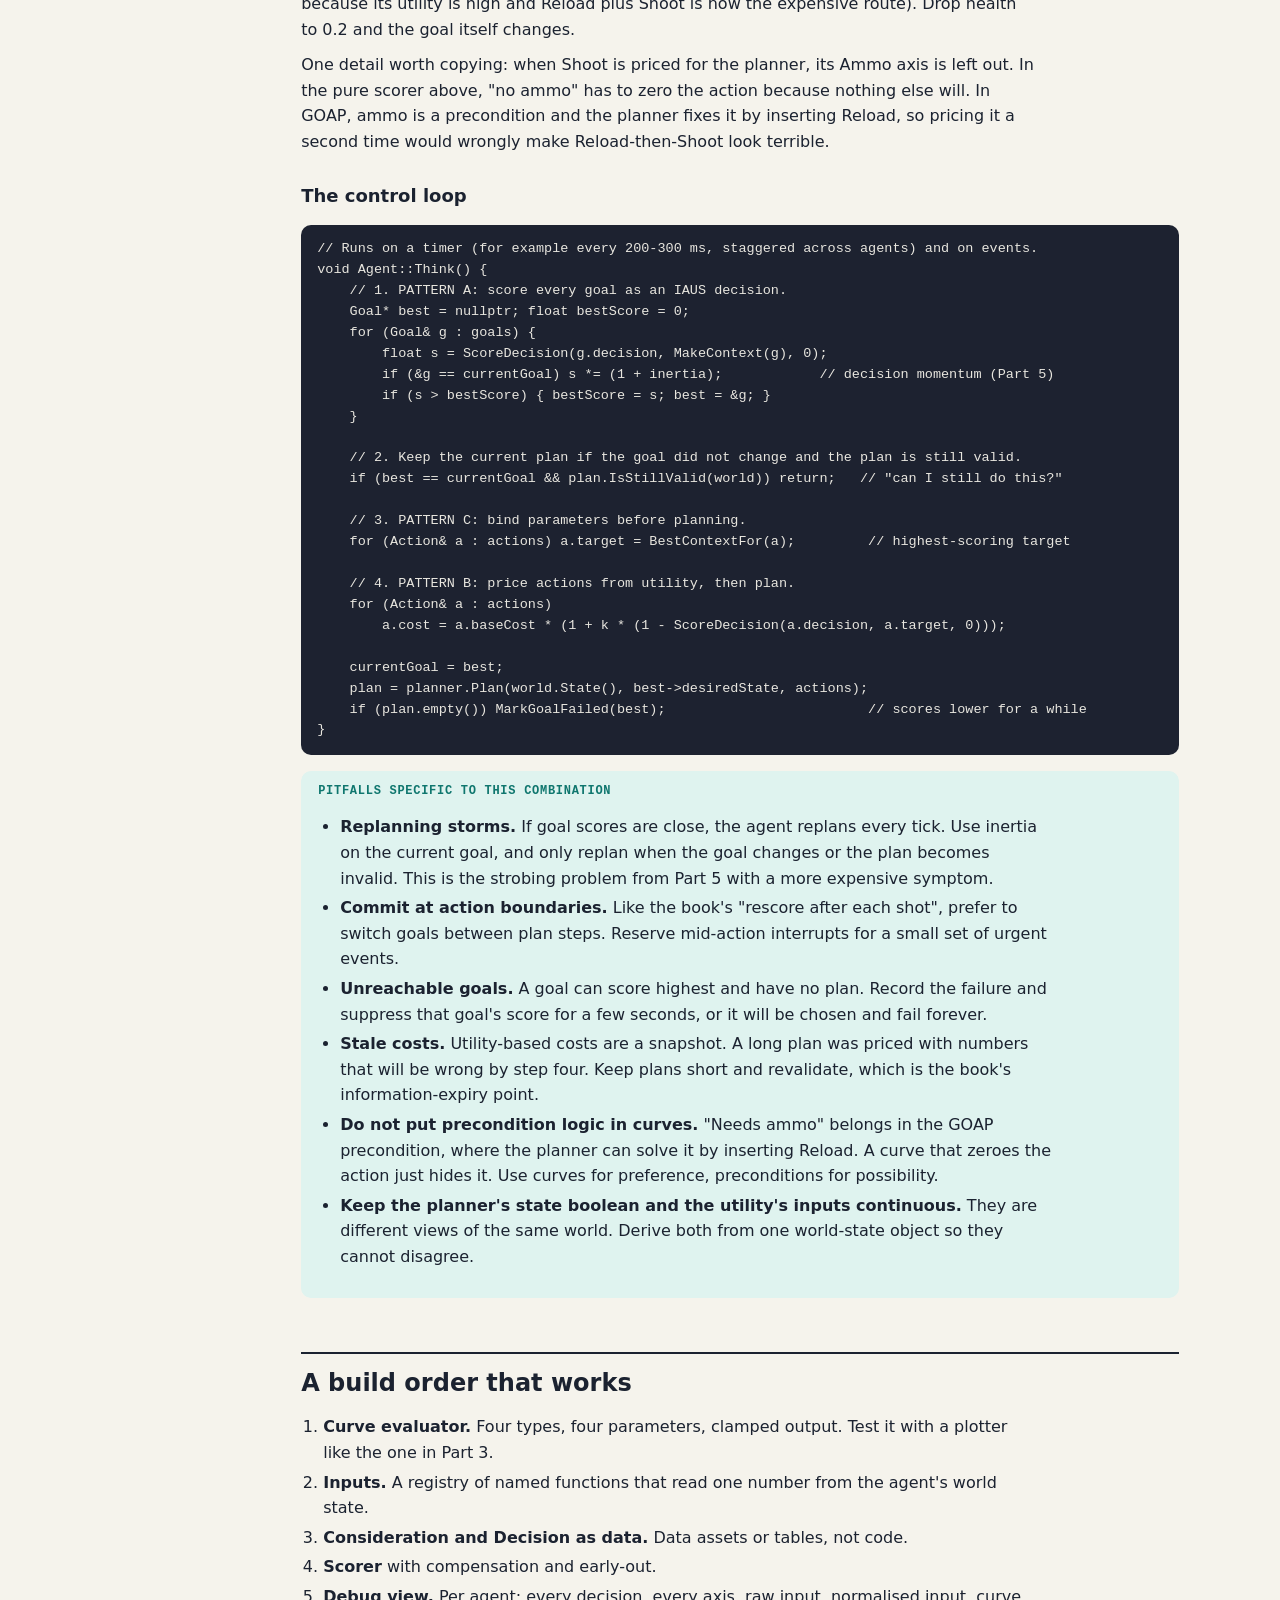
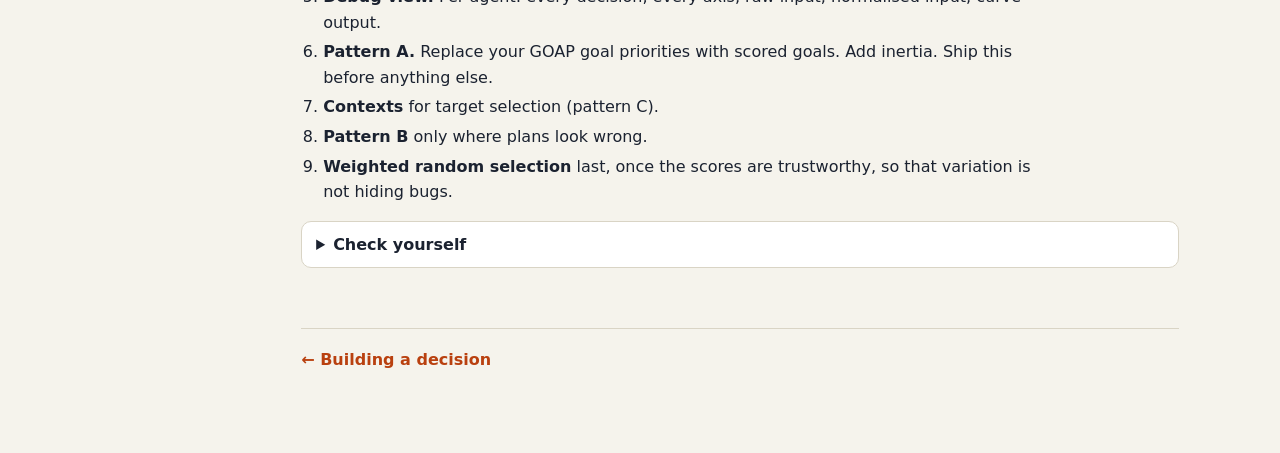
<file: 6-iaus-goap.html>
<!doctype html>
<html lang="en">
<head>
<meta charset="utf-8">
<meta name="viewport" content="width=device-width, initial-scale=1">
<title>Part 6: Infinite Axis Utility + GOAP</title>
<link rel="stylesheet" href="assets/style.css">
</head>
<body>
<main>
  <p class="kicker">Part 6 &middot; Beyond the book</p>
  <h1>From the book to an Infinite Axis Utility System, and into GOAP</h1>
  <p class="lead">This page connects the book's tools to the system you want to build. It is my synthesis, not a summary of the book.</p>

  <div class="note beyond"><b>Where this material comes from</b>
    <p>The book (2009) never uses the name "Infinite Axis Utility System". Dave Mark described IAUS later, mainly in his GDC AI Summit talks "Architecture Tricks: Managing Behaviors in Time, Space, and Depth" (2013) and "Building a Better Centaur: AI at Massive Scale" (2015, with Mike Lewis). What follows is my understanding of those talks plus common practice. The GOAP integration patterns are standard approaches, not something either source prescribes. Treat the numbers in the widgets as starting points to tune.</p></div>

  <h2 id="map">What IAUS takes from the book</h2>
  <div class="tbl-wrap"><table>
    <tr><th>Book concept</th><th>IAUS name</th><th>What changed</th></tr>
    <tr><td>A factor you identified (Part 1, Part 5 step 1)</td><td><b>Input</b></td><td>A named function that reads one number from the world: <code>MyHealth</code>, <code>DistanceToTarget</code>.</td></tr>
    <tr><td>Normalising to 0..1 (Part 4)</td><td><b>Bookends</b></td><td>Each use of an input states its own min and max, so "close" can mean 3 m for melee and 20 m for a rifle.</td></tr>
    <tr><td>Response curve: value to utility (Part 3)</td><td><b>Response curve</b></td><td>Always stored as a type plus the four parameters m, k, b, c. Pure data, no code per behaviour.</td></tr>
    <tr><td>One factor shaped by one curve</td><td><b>Consideration</b>, also called an <b>axis</b></td><td>Input + bookends + curve. Outputs 0..1.</td></tr>
    <tr><td>Scoring one option (Part 5)</td><td><b>Decision</b> (a "decision score evaluator")</td><td>A list of considerations of any length, hence "infinite axis", plus a weight.</td></tr>
    <tr><td>Weighted sums and layered models (Part 4)</td><td><b>Multiply, then compensate</b></td><td>Considerations are multiplied, so any zero vetoes the decision.</td></tr>
    <tr><td>(enemy, weapon) pairs as options (Part 5)</td><td><b>Context</b></td><td>One decision definition is scored once per target or per position.</td></tr>
    <tr><td>Decision momentum (Part 5)</td><td><b>Inertia bonus</b></td><td>A multiplier on the decision currently running.</td></tr>
    <tr><td>Weighted random from all (Part 5)</td><td><b>Weighted random selection</b></td><td>Unchanged. Higher score is better, so score is the weight directly.</td></tr>
  </table></div>

  <h2 id="anatomy">Anatomy of one decision</h2>
  <div class="flow">
    <div><b>Input</b>read a raw value<br><code>dist = 12 m</code></div><div class="arrow">&rarr;</div>
    <div><b>Bookends</b>normalise<br><code>(12 &minus; 0) / (30 &minus; 0) = 0.4</code></div><div class="arrow">&rarr;</div>
    <div><b>Curve</b>shape it<br><code>f(0.4) = 0.93</code></div><div class="arrow">&rarr;</div>
    <div><b>Multiply</b>with the other axes<br><code>0.93 &times; 0.8 &times; ...</code></div><div class="arrow">&rarr;</div>
    <div><b>Weight</b>priority of this decision<br><code>&times; 1.0</code></div>
  </div>

  <h3>Why multiply, and the compensation factor</h3>
  <p>Multiplying gives every consideration a veto: no ammo means the Shoot decision scores zero regardless of how good the target is. The cost is that products of fractions shrink. Three axes at 0.9 give 0.73. Six give 0.53. A decision with more axes would lose to a simpler one purely for being more carefully described.</p>
  <p>Mark's fix is a compensation step that pulls each axis score up by an amount that depends on how many axes the decision has:</p>
<pre><code>float Compensate(float score, int axisCount) {
    float modification = 1.0f - (1.0f / axisCount);
    float makeUp       = (1.0f - score) * modification;
    return score + makeUp * score;          // still 0 when score is 0, still 1 when score is 1
}

float ScoreDecision(const Decision&amp; d, const Context&amp; ctx, float bestSoFar) {
    float total = d.weight;
    for (const Consideration&amp; c : d.considerations) {
        float raw  = c.input(ctx);                                   // e.g. distance in metres
        float x    = clamp((raw - c.min) / (c.max - c.min), 0, 1);   // bookends
        float axis = clamp(EvaluateCurve(c.curve, x), 0, 1);         // m, k, b, c
        total *= Compensate(axis, d.considerations.size());
        if (total &lt;= bestSoFar) return 0;                            // cannot win: stop early
    }
    return total;
}</code></pre>

  <div class="lab">
    <h4>Multiplication and compensation</h4>
    <p class="hint">Set how many axes the decision has and what each one scores. Then drag any single axis to zero.</p>
    <div class="grid2">
      <div class="ctls">
        <label class="ctl"><span>Number of axes <output></output></span><input type="range" id="k-n" min="1" max="8" value="4"></label>
        <label class="ctl"><span>Score of axes 2 and up <output></output></span><input type="range" id="k-s" min="0" max="1" step="0.01" value="0.9"></label>
        <label class="ctl"><span>Score of axis 1 <output></output></span><input type="range" id="k-one" min="0" max="1" step="0.01" value="0.9"></label>
      </div>
      <div><div id="k-bars"></div><div class="readout" id="k-read"></div></div>
    </div>
  </div>

  <h2 id="brain">A complete small brain</h2>
  <p>Below is a working scorer. Six actions, each a list of considerations stored as plain data. The world sliders are the only inputs. Click an action's bar to see exactly why it scored what it did.</p>

  <div class="lab">
    <h4>IAUS action scoring</h4>
    <p class="hint">Start by lowering health, then emptying ammo, then moving the enemy close. Add inertia and wiggle a slider near a tie.</p>
    <div class="grid2">
      <div class="ctls">
        <label class="ctl"><span>My health <output></output></span><input type="range" id="s-hp" min="0" max="1" step="0.01" value="0.8"></label>
        <label class="ctl"><span>Enemy health <output></output></span><input type="range" id="s-ehp" min="0" max="1" step="0.01" value="0.7"></label>
        <label class="ctl"><span>Distance to enemy <output></output></span><input type="range" id="s-dist" min="0" max="30" step="0.5" value="14" data-suffix=" m"></label>
        <label class="ctl"><span>Ammo in magazine <output></output></span><input type="range" id="s-ammo" min="0" max="1" step="0.01" value="0.6"></label>
        <label class="ctl"><span>Distance to nearest cover <output></output></span><input type="range" id="s-cover" min="0" max="30" step="0.5" value="8" data-suffix=" m"></label>
        <label class="ctl"><span>Enemies in sight <output></output></span><input type="range" id="s-en" min="1" max="6" value="2"></label>
        <label class="ctl"><span>Allies nearby <output></output></span><input type="range" id="s-al" min="0" max="4" value="1"></label>
        <label class="ctl"><span>Inertia bonus for the current action <output></output></span><input type="range" id="s-inertia" min="0" max="0.5" step="0.01" value="0" data-suffix=""></label>
        <label class="ctl"><span>Compensation factor</span><select id="s-comp"><option value="1">On</option><option value="0">Off</option></select></label>
      </div>
      <div>
        <div id="s-bars"></div>
        <div class="verdict" id="s-verdict"></div>
        <p class="hint" style="margin-top:10px">Click a bar to inspect that action in the table below.</p>
      </div>
    </div>
    <div class="tbl-wrap"><table id="s-why"></table></div>
  </div>

  <h3>The data behind that widget</h3>
  <p>This is the entire behaviour definition. Nothing about these six actions lives in code. Adding a seventh is adding rows.</p>
  <div class="tbl-wrap"><table id="s-data"></table></div>
  <div class="note impl"><b>Authoring rules that keep this tunable</b>
    <ul>
      <li><b>One consideration, one question.</b> "Am I healthy enough?" and "Is the target close enough?" are separate axes even if they use the same curve.</li>
      <li><b>Weights rank categories, not preferences.</b> Use a handful of bands (for example idle 1, normal combat 2, urgent 3, emergency 5). Let considerations do the fine work inside a band. This avoids the book's climbing fader syndrome.</li>
      <li><b>Put the cheapest and most likely-zero axis first.</b> "Has ammo" before "line of sight raycast", so the early-out skips the expensive one.</li>
      <li><b>Build a debug view first.</b> For any agent, show every decision's final score and each axis value. This is compartmentalised confidence made practical: when a result looks wrong you can see which single axis caused it.</li>
    </ul></div>

  <h3>Contexts: scoring per target</h3>
  <p>The Shoot decision above assumes one enemy. In practice you score it once for every visible enemy, exactly as the book scored every (Dude, weapon) pair. The option that wins is "Shoot <em>at Evil Genius</em>", and the target comes along with it into whatever executes the action.</p>
<pre><code>for (Decision&amp; d : agent.decisions)
    for (Context&amp; ctx : d.MakeContexts(agent))      // one per target, per cover point, ...
        options.push_back({ &amp;d, ctx, ScoreDecision(d, ctx, 0) });

Option chosen = WeightedRandom(options);            // or highest, during early development</code></pre>

  <h2 id="goap">Combining it with GOAP</h2>
  <p>GOAP and utility answer different questions. GOAP answers <em>how</em>: given a goal, search for a sequence of actions whose effects satisfy it. Utility answers <em>what matters now</em>. Classic GOAP is weak exactly where utility is strong: goals usually have fixed priorities and action costs are constants. There are three places to plug the scorer in, and they can be used together.</p>

  <div class="tbl-wrap"><table>
    <tr><th>Pattern</th><th>What utility decides</th><th>What GOAP decides</th><th>Use when</th></tr>
    <tr><td><b>A. Utility picks the goal</b></td><td>Which goal to pursue. Each goal is an IAUS decision.</td><td>The action sequence that reaches it.</td><td>Almost always. This is the cleanest split and the first one to build.</td></tr>
    <tr><td><b>B. Utility prices the actions</b></td><td>Each action's cost, recomputed from its utility at plan time.</td><td>The cheapest plan, which now reflects the situation.</td><td>The planner keeps choosing a technically valid but silly route.</td></tr>
    <tr><td><b>C. Utility binds the parameters</b></td><td>Which target, which cover point, which weapon an action uses.</td><td>Sequence only. Actions arrive with their best target already chosen.</td><td>Many targets or positions. Keeps the planner's search space small.</td></tr>
  </table></div>

  <h3>Pattern B in one line</h3>
  <div class="formula">cost = baseCost &times; (1 + k &times; (1 &minus; utility)) &nbsp;&nbsp;&nbsp; utility in 0..1, k around 1 to 3</div>
  <p>A high-utility action costs its base price. A low-utility one costs up to (1 + k) times more. Costs stay positive, which A* requires, and they never drop below the base cost, so a heuristic built from base costs stays valid.</p>

  <div class="lab">
    <h4>Utility-driven GOAP, patterns A and B together</h4>
    <p class="hint">This uses the same world sliders as the widget above. Three goals are scored as IAUS decisions. The winning goal goes to a real, tiny planner (uniform-cost search over six actions). Shoot and Melee are priced from their action scores above.</p>
    <div class="grid2 even">
      <div>
        <b style="font-size:13px;color:var(--ink-2)">GOAL SCORES (pattern A)</b>
        <div id="g-goals" style="margin:6px 0 10px"></div>
        <label class="ctl"><span>Goal inertia <output></output></span><input type="range" id="g-inertia" min="0" max="0.5" step="0.01" value="0.15"></label>
        <label class="ctl"><span>k, how strongly utility changes cost <output></output></span><input type="range" id="g-k" min="0" max="4" step="0.25" value="2"></label>
        <div class="readout" id="g-state"></div>
      </div>
      <div>
        <b style="font-size:13px;color:var(--ink-2)">PLAN FOR THE CHOSEN GOAL</b>
        <div class="tbl-wrap"><table id="g-plan"></table></div>
        <b style="font-size:13px;color:var(--ink-2)">ACTION COSTS RIGHT NOW (pattern B)</b>
        <div class="tbl-wrap"><table id="g-costs"></table></div>
      </div>
    </div>
  </div>
  <p>Things to try: empty the magazine at long range (the plan becomes Reload then Shoot). Then bring the enemy to 2 m with an empty magazine (Melee becomes the whole plan, because its utility is high and Reload plus Shoot is now the expensive route). Drop health to 0.2 and the goal itself changes.</p>
  <p>One detail worth copying: when Shoot is priced for the planner, its Ammo axis is left out. In the pure scorer above, "no ammo" has to zero the action because nothing else will. In GOAP, ammo is a precondition and the planner fixes it by inserting Reload, so pricing it a second time would wrongly make Reload-then-Shoot look terrible.</p>

  <h3>The control loop</h3>
<pre><code>// Runs on a timer (for example every 200-300 ms, staggered across agents) and on events.
void Agent::Think() {
    // 1. PATTERN A: score every goal as an IAUS decision.
    Goal* best = nullptr; float bestScore = 0;
    for (Goal&amp; g : goals) {
        float s = ScoreDecision(g.decision, MakeContext(g), 0);
        if (&amp;g == currentGoal) s *= (1 + inertia);            // decision momentum (Part 5)
        if (s &gt; bestScore) { bestScore = s; best = &amp;g; }
    }

    // 2. Keep the current plan if the goal did not change and the plan is still valid.
    if (best == currentGoal &amp;&amp; plan.IsStillValid(world)) return;   // "can I still do this?"

    // 3. PATTERN C: bind parameters before planning.
    for (Action&amp; a : actions) a.target = BestContextFor(a);         // highest-scoring target

    // 4. PATTERN B: price actions from utility, then plan.
    for (Action&amp; a : actions)
        a.cost = a.baseCost * (1 + k * (1 - ScoreDecision(a.decision, a.target, 0)));

    currentGoal = best;
    plan = planner.Plan(world.State(), best-&gt;desiredState, actions);
    if (plan.empty()) MarkGoalFailed(best);                         // scores lower for a while
}</code></pre>

  <div class="note impl"><b>Pitfalls specific to this combination</b>
    <ul>
      <li><b>Replanning storms.</b> If goal scores are close, the agent replans every tick. Use inertia on the current goal, and only replan when the goal changes or the plan becomes invalid. This is the strobing problem from Part 5 with a more expensive symptom.</li>
      <li><b>Commit at action boundaries.</b> Like the book's "rescore after each shot", prefer to switch goals between plan steps. Reserve mid-action interrupts for a small set of urgent events.</li>
      <li><b>Unreachable goals.</b> A goal can score highest and have no plan. Record the failure and suppress that goal's score for a few seconds, or it will be chosen and fail forever.</li>
      <li><b>Stale costs.</b> Utility-based costs are a snapshot. A long plan was priced with numbers that will be wrong by step four. Keep plans short and revalidate, which is the book's information-expiry point.</li>
      <li><b>Do not put precondition logic in curves.</b> "Needs ammo" belongs in the GOAP precondition, where the planner can solve it by inserting Reload. A curve that zeroes the action just hides it. Use curves for preference, preconditions for possibility.</li>
      <li><b>Keep the planner's state boolean and the utility's inputs continuous.</b> They are different views of the same world. Derive both from one world-state object so they cannot disagree.</li>
    </ul></div>

  <h2 id="order">A build order that works</h2>
  <ol>
    <li><b>Curve evaluator.</b> Four types, four parameters, clamped output. Test it with a plotter like the one in Part 3.</li>
    <li><b>Inputs.</b> A registry of named functions that read one number from the agent's world state.</li>
    <li><b>Consideration and Decision as data.</b> Data assets or tables, not code.</li>
    <li><b>Scorer</b> with compensation and early-out.</li>
    <li><b>Debug view.</b> Per agent: every decision, every axis, raw input, normalised input, curve output.</li>
    <li><b>Pattern A.</b> Replace your GOAP goal priorities with scored goals. Add inertia. Ship this before anything else.</li>
    <li><b>Contexts</b> for target selection (pattern C).</li>
    <li><b>Pattern B</b> only where plans look wrong.</li>
    <li><b>Weighted random selection</b> last, once the scores are trustworthy, so that variation is not hiding bugs.</li>
  </ol>

  <details><summary>Check yourself</summary>
    <ol>
      <li>A decision has five axes all scoring 0.8. What is the raw product, and why is that a problem? <em>(0.33. It would lose to a one-axis decision scoring 0.5 despite being a better fit on every axis.)</em></li>
      <li>Where should "the agent needs a key to open this door" live: a consideration or a precondition? <em>(A precondition, so the planner can add "get key" to the plan.)</em></li>
      <li>Which pattern gives the most benefit for the least work in an existing GOAP system? <em>(Pattern A: score the goals.)</em></li>
    </ol>
  </details>
</main>
<script src="assets/app.js"></script>
<script>
(function () {
  var B = BM, C = B.Curves;

  function compensate(score, n) { var mod = 1 - 1 / n; return score + (1 - score) * mod * score; }

  /* ---------- compensation demo ---------- */
  B.wire(['k-n', 'k-s', 'k-one'], function () {
    var n = B.val('k-n'), s = B.val('k-s'), one = B.val('k-one');
    var raw = one, comp = compensate(one, n);
    for (var i = 1; i < n; i++) { raw *= s; comp *= compensate(s, n); }
    B.bars('k-bars', [{ label: 'Raw product', value: raw }, { label: 'With compensation', value: comp }], { max: 1, digits: 3 });
    B.$('k-read').innerHTML = 'raw = ' + B.fmt(one, 2) + (n > 1 ? ' &times; ' + B.fmt(s, 2) + '^' + (n - 1) : '') + ' = <b>' + B.fmt(raw, 3) + '</b><br>' +
      'each axis adjusted with modification = 1 &minus; 1/' + n + ' = ' + B.fmt(1 - 1 / n, 2) + '<br>compensated = <b>' + B.fmt(comp, 3) + '</b>' +
      (one === 0 ? '<br>Axis 1 is zero: both are zero. The veto survives compensation.' : '');
  });

  /* ---------- inputs ---------- */
  var INPUTS = {
    MyHealth: { id: 's-hp', min: 0, max: 1 }, EnemyHealth: { id: 's-ehp', min: 0, max: 1 }, DistToEnemy: { id: 's-dist', min: 0, max: 30 },
    Ammo: { id: 's-ammo', min: 0, max: 1 }, DistToCover: { id: 's-cover', min: 0, max: 30 }, EnemyCount: { id: 's-en', min: 1, max: 6 }, AllyCount: { id: 's-al', min: 0, max: 4 }
  };
  function cons(input, why, type, m, k, b, c) { return { input: input, why: why, type: type, p: { m: m, k: k, b: b, c: c } }; }
  var ACTIONS = [
    { name: 'Melee attack', weight: 1.0, cons: [
      cons('DistToEnemy', 'Only when very close', 'logistic', -2, 1, 0, 0.15),
      cons('MyHealth', 'Not when I am weak', 'logistic', 1.2, 1, 0, 0.35),
      cons('EnemyHealth', 'Prefer finishing a weak enemy', 'poly', -0.6, 2, 1, 0)] },
    { name: 'Shoot', weight: 1.0, cons: [
      cons('Ammo', 'Needs ammo; nearly flat once I have some', 'poly', 1, 0.3, 0, 0),
      cons('DistToEnemy', 'Sweet spot at mid range', 'poly', -3, 2, 1, 0.45),
      cons('MyHealth', 'Slightly less keen when hurt', 'linear', 0.6, 1, 0.4, 0)] },
    { name: 'Reload', weight: 0.9, cons: [
      cons('Ammo', 'More urgent as the magazine empties', 'poly', 1, 2, 0, 1),
      cons('DistToEnemy', 'Safer when the enemy is not on top of me', 'logistic', 1, 1, 0, 0.25)] },
    { name: 'Take cover', weight: 0.9, cons: [
      cons('MyHealth', 'More attractive as health drops', 'poly', -1, 2, 1, 0),
      cons('DistToCover', 'Only if cover is near', 'poly', -1, 1.5, 1, 0),
      cons('EnemyCount', 'More attractive when outnumbered', 'linear', 0.6, 1, 0.4, 0)] },
    { name: 'Heal', weight: 1.0, cons: [
      cons('MyHealth', 'Soft threshold around 35% health', 'logistic', -1.5, 1, 0, 0.35),
      cons('DistToEnemy', 'Not with an enemy in my face', 'logistic', 1.5, 1, 0, 0.2)] },
    { name: 'Flee', weight: 0.8, cons: [
      cons('MyHealth', 'Only when nearly dead', 'logistic', -2.5, 1, 0, 0.2),
      cons('EnemyCount', 'More so when outnumbered', 'logistic', 1, 1, 0, 0.5),
      cons('AllyCount', 'Less so with friends nearby', 'linear', -0.7, 1, 1, 0)] }
  ];
  var GOALS = [
    { name: 'Kill the enemy', want: 'dead', weight: 1.0, cons: [
      cons('MyHealth', 'Fit enough to fight', 'logistic', 1.2, 1, 0, 0.3),
      cons('EnemyCount', 'Less keen when badly outnumbered', 'linear', -0.6, 1, 1, 0)] },
    { name: 'Recover health', want: 'healthy', weight: 1.0, cons: [
      cons('MyHealth', 'Rises steeply below 40% health', 'logistic', -1.5, 1, 0, 0.4)] },
    { name: 'Get to safety', want: 'cover', weight: 0.9, cons: [
      cons('EnemyCount', 'Outnumbered', 'logistic', 1, 1, 0, 0.5),
      cons('AllyCount', 'Alone', 'linear', -0.6, 1, 1, 0),
      cons('MyHealth', 'Hurt', 'poly', -1, 2, 1, 0)] }
  ];

  function readInput(name) { var i = INPUTS[name]; var raw = B.val(i.id); return { raw: raw, x: B.clamp((raw - i.min) / (i.max - i.min), 0, 1) }; }
  function scoreDecision(d, useComp, skipInput) {
    var list = d.cons.filter(function (c) { return c.input !== skipInput; });
    var total = d.weight, rows = [], n = list.length;
    list.forEach(function (c) {
      var inp = readInput(c.input), y = C.eval(c.type, inp.x, c.p), adj = useComp ? compensate(y, n) : y;
      total *= adj;
      rows.push({ c: c, raw: inp.raw, x: inp.x, y: y, adj: adj });
    });
    return { score: total, rows: rows };
  }

  /* static data table */
  (function () {
    var h = '<tr><th>Decision</th><th class="num">Weight</th><th>Input</th><th>Curve</th><th class="num">m</th><th class="num">k</th><th class="num">b</th><th class="num">c</th><th>Question it answers</th></tr>';
    ACTIONS.forEach(function (a) {
      a.cons.forEach(function (c, i) {
        h += '<tr><td>' + (i === 0 ? '<b>' + a.name + '</b>' : '') + '</td><td class="num">' + (i === 0 ? a.weight.toFixed(1) : '') + '</td><td><code>' + c.input + '</code></td><td>' + c.type +
          '</td><td class="num">' + c.p.m + '</td><td class="num">' + c.p.k + '</td><td class="num">' + c.p.b + '</td><td class="num">' + c.p.c + '</td><td>' + c.why + '</td></tr>';
      });
    });
    B.$('s-data').innerHTML = h;
  })();

  var current = -1, inspect = -1, currentGoal = -1, lastScores = [];

  function renderWhy(idx, res) {
    var h = '<tr><th colspan="5">Why "' + ACTIONS[idx].name + '" scored ' + B.fmt(res.score, 3) + '</th></tr><tr><th>Input</th><th class="num">Raw</th><th class="num">0..1</th><th class="num">Curve</th><th class="num">Adjusted</th></tr>';
    res.rows.forEach(function (r) {
      h += '<tr><td><code>' + r.c.input + '</code><br><span style="color:var(--ink-2);font-size:12.5px">' + r.c.why + '</span></td><td class="num">' + B.fmt(r.raw, 2) + '</td><td class="num">' + B.fmt(r.x, 2) +
        '</td><td class="num">' + B.fmt(r.y, 3) + '</td><td class="num">' + B.fmt(r.adj, 3) + '</td></tr>';
    });
    h += '<tr><td colspan="4">weight ' + ACTIONS[idx].weight.toFixed(1) + ' &times; product of adjusted</td><td class="num"><b>' + B.fmt(res.score, 3) + '</b></td></tr>';
    B.$('s-why').innerHTML = h;
  }

  /* ---------- tiny GOAP planner ---------- */
  var BITS = { ammo: 1, near: 2, cover: 4, healthy: 8, dead: 16 };
  function plan(start, goalBit, acts) {
    var dist = {}, prev = {}, open = [start]; dist[start] = 0;
    var done = {};
    while (open.length) {
      open.sort(function (a, b) { return dist[a] - dist[b]; });
      var s = open.shift();
      if (done[s]) continue; done[s] = true;
      if (s & goalBit) {
        var steps = [], cur = s;
        while (prev[cur]) { steps.unshift(prev[cur].act); cur = prev[cur].from; }
        return { steps: steps, cost: dist[s] };
      }
      acts.forEach(function (a) {
        if ((s & a.need) !== a.need || (s & a.not)) return;
        var t = (s | a.add) & ~a.del, nd = dist[s] + a.cost;
        if (dist[t] === undefined || nd < dist[t]) { dist[t] = nd; prev[t] = { from: s, act: a }; open.push(t); }
      });
    }
    return null;
  }

  function update() {
    var useComp = B.$('s-comp').value === '1', inertia = B.val('s-inertia');
    var results = ACTIONS.map(function (a) { return scoreDecision(a, useComp); });
    var finals = results.map(function (r, i) { return r.score * (i === current ? 1 + inertia : 1); });
    var best = 0; finals.forEach(function (v, i) { if (v > finals[best]) best = i; });
    current = best; lastScores = results.map(function (r) { return r.score; });
    B.bars('s-bars', ACTIONS.map(function (a, i) {
      return { label: a.name, value: finals[i], best: i === best, text: B.fmt(finals[i], 3) };
    }), { max: Math.max(1, Math.max.apply(null, finals)) });
    Array.prototype.forEach.call(B.$('s-bars').children, function (el, i) {
      el.style.cursor = 'pointer';
      el.addEventListener('click', function () { inspect = i; renderWhy(i, results[i]); });
    });
    B.$('s-verdict').textContent = 'Chosen action: ' + ACTIONS[best].name + (inertia > 0 ? ' (current action gets x' + B.fmt(1 + inertia, 2) + ')' : '');
    var show = inspect >= 0 ? inspect : best;
    renderWhy(show, results[show]);

    /* ----- goals + plan ----- */
    var gInertia = B.val('g-inertia'), k = B.val('g-k');
    var gScores = GOALS.map(function (g, i) { return scoreDecision(g, useComp).score * (i === currentGoal ? 1 + gInertia : 1); });
    var gBest = 0; gScores.forEach(function (v, i) { if (v > gScores[gBest]) gBest = i; });
    currentGoal = gBest;
    B.bars('g-goals', GOALS.map(function (g, i) { return { label: g.name, value: gScores[i], best: i === gBest, text: B.fmt(gScores[i], 3) }; }), { max: Math.max(1, Math.max.apply(null, gScores)) });

    var dist = B.val('s-dist'), cover = B.val('s-cover');
    var state = (B.val('s-ammo') > 0.05 ? BITS.ammo : 0) | (dist <= 3 ? BITS.near : 0) | (B.val('s-hp') >= 0.7 ? BITS.healthy : 0);
    var price = function (base, u) { return base * (1 + k * (1 - u)); };
    /* For pricing, Shoot is scored without its Ammo axis: the planner already handles ammo through Reload. */
    var shootU = B.clamp(scoreDecision(ACTIONS[1], useComp, 'Ammo').score, 0, 1);
    var acts = [
      { name: 'Reload', need: 0, not: BITS.ammo, add: BITS.ammo, del: 0, cost: 2, note: 'fixed' },
      { name: 'Shoot', need: BITS.ammo, not: 0, add: BITS.dead, del: 0, cost: price(2, shootU), note: 'base 2, utility ' + B.fmt(shootU, 2) + ' (ammo axis left out)' },
      { name: 'Close in', need: 0, not: BITS.near, add: BITS.near, del: BITS.cover, cost: 1 + dist / 5, note: '1 + distance / 5' },
      { name: 'Melee', need: BITS.near, not: 0, add: BITS.dead, del: 0, cost: price(2, B.clamp(lastScores[0], 0, 1)), note: 'base 2, utility ' + B.fmt(lastScores[0], 2) },
      { name: 'Move to cover', need: 0, not: BITS.cover, add: BITS.cover, del: BITS.near, cost: 1 + cover / 5, note: '1 + cover distance / 5' },
      { name: 'Heal', need: BITS.cover, not: BITS.healthy, add: BITS.healthy, del: 0, cost: 2, note: 'fixed, needs cover' }
    ];
    var names = Object.keys(BITS).filter(function (b) { return state & BITS[b]; });
    B.$('g-state').innerHTML = 'Planner world state: <b>' + (names.length ? names.join(', ') : '(nothing true)') + '</b><br>Goal state wanted: <b>' + GOALS[gBest].want + '</b>';
    var result = plan(state, BITS[GOALS[gBest].want], acts);
    var h = '<tr><th>#</th><th>Action</th><th class="num">Cost</th></tr>';
    if (!result) h += '<tr><td colspan="3">No plan reaches this goal.</td></tr>';
    else if (!result.steps.length) h += '<tr><td colspan="3">Goal is already satisfied. Nothing to do.</td></tr>';
    else {
      result.steps.forEach(function (a, i) { h += '<tr><td>' + (i + 1) + '</td><td>' + a.name + '</td><td class="num">' + B.fmt(a.cost, 2) + '</td></tr>'; });
      h += '<tr class="best"><td></td><td>Total</td><td class="num">' + B.fmt(result.cost, 2) + '</td></tr>';
    }
    B.$('g-plan').innerHTML = h;
    var c = '<tr><th>Action</th><th class="num">Cost</th><th>From</th></tr>';
    acts.forEach(function (a) { c += '<tr><td>' + a.name + '</td><td class="num">' + B.fmt(a.cost, 2) + '</td><td>' + a.note + '</td></tr>'; });
    B.$('g-costs').innerHTML = c;
  }
  B.wire(['s-hp', 's-ehp', 's-dist', 's-ammo', 's-cover', 's-en', 's-al', 's-inertia', 's-comp', 'g-inertia', 'g-k'], update);
})();
</script>
</body>
</html>
</file>
<file: assets/style.css>
:root {
  --bg: #f5f3ec;
  --panel: #ffffff;
  --panel-2: #efece2;
  --ink: #1b2230;
  --ink-2: #4c5566;
  --line: #d9d4c5;
  --grid: #e4dfd1;
  --accent: #b9400f;
  --accent-soft: #fbe9df;
  --ok: #0f766e;
  --ok-soft: #dff3ef;
  --warn: #92600a;
  --warn-soft: #fbf0d3;
  --c1: #b9400f;
  --c2: #0f766e;
  --c3: #6d3fc4;
  --c4: #1d5fbf;
  --c5: #9a7a00;
  --c6: #b0306a;
  --code-bg: #1d2230;
  --code-ink: #e8e6df;
  --radius: 10px;
  --mono: ui-monospace, "Cascadia Code", "SF Mono", Consolas, "Liberation Mono", monospace;
  --sans: "Segoe UI", system-ui, -apple-system, "Helvetica Neue", Arial, sans-serif;
}
@media (prefers-color-scheme: dark) {
  :root:not([data-theme="light"]) {
    --bg: #12151b; --panel: #1a1f28; --panel-2: #222836; --ink: #e9e6dd; --ink-2: #a3acbd;
    --line: #2f3747; --grid: #283041; --accent: #ff8a55; --accent-soft: #3a2218;
    --ok: #46c9b8; --ok-soft: #14302d; --warn: #e8b84a; --warn-soft: #33290f;
    --c1: #ff8a55; --c2: #46c9b8; --c3: #b294ff; --c4: #6fa8ff; --c5: #e6c84a; --c6: #ff7fb0;
    --code-bg: #0c0f14; --code-ink: #e8e6df;
  }
}
:root[data-theme="dark"] {
  --bg: #12151b; --panel: #1a1f28; --panel-2: #222836; --ink: #e9e6dd; --ink-2: #a3acbd;
  --line: #2f3747; --grid: #283041; --accent: #ff8a55; --accent-soft: #3a2218;
  --ok: #46c9b8; --ok-soft: #14302d; --warn: #e8b84a; --warn-soft: #33290f;
  --c1: #ff8a55; --c2: #46c9b8; --c3: #b294ff; --c4: #6fa8ff; --c5: #e6c84a; --c6: #ff7fb0;
  --code-bg: #0c0f14; --code-ink: #e8e6df;
}

* { box-sizing: border-box; }
html { scroll-behavior: smooth; }
body {
  margin: 0; background: var(--bg); color: var(--ink);
  font: 16px/1.6 var(--sans);
}
a { color: var(--accent); }
.shell { display: grid; grid-template-columns: 250px minmax(0, 1fr); min-height: 100vh; }

/* ---------- side navigation ---------- */
.side {
  position: sticky; top: 0; align-self: start; height: 100vh; overflow-y: auto;
  padding: 22px 16px; border-right: 1px solid var(--line); background: var(--panel);
}
.side .brand { font-weight: 700; font-size: 15px; line-height: 1.3; margin: 0 0 4px; }
.side .brand small { display: block; font-weight: 400; color: var(--ink-2); font-size: 12.5px; }
.side nav { margin-top: 18px; display: flex; flex-direction: column; gap: 2px; }
.side nav a {
  display: flex; gap: 10px; align-items: baseline; padding: 8px 10px; border-radius: 8px;
  color: var(--ink); text-decoration: none; font-size: 14.5px;
}
.side nav a .n { font: 600 12px var(--mono); color: var(--ink-2); min-width: 16px; }
.side nav a:hover { background: var(--panel-2); }
.side nav a.on { background: var(--accent-soft); color: var(--accent); font-weight: 600; }
.side nav a.on .n { color: var(--accent); }
.side .toc { margin: 14px 0 0 0; padding: 12px 0 0 0; border-top: 1px solid var(--line); list-style: none; }
.side .toc li a { display: block; padding: 4px 10px; font-size: 13px; color: var(--ink-2); text-decoration: none; border-radius: 6px; }
.side .toc li a:hover { color: var(--ink); background: var(--panel-2); }
.theme-btn {
  margin-top: 16px; width: 100%; padding: 7px 10px; border-radius: 8px; border: 1px solid var(--line);
  background: transparent; color: var(--ink-2); font: 13px var(--sans); cursor: pointer;
}
.theme-btn:hover { color: var(--ink); border-color: var(--ink-2); }

/* ---------- main column ---------- */
main { padding: 34px clamp(16px, 4vw, 56px) 80px; max-width: 980px; }
.kicker { font: 600 12.5px var(--mono); letter-spacing: .08em; text-transform: uppercase; color: var(--accent); margin: 0 0 6px; }
h1 { font-size: clamp(28px, 4vw, 40px); line-height: 1.15; margin: 0 0 12px; letter-spacing: -.01em; text-wrap: balance; }
h2 { font-size: 24px; line-height: 1.25; margin: 54px 0 10px; padding-top: 14px; border-top: 2px solid var(--ink); text-wrap: balance; }
h3 { font-size: 18px; margin: 28px 0 6px; }
p { margin: 10px 0; max-width: 72ch; }
.lead { font-size: 18px; color: var(--ink-2); max-width: 68ch; }
ul, ol { max-width: 72ch; padding-left: 22px; }
li { margin: 4px 0; }
code { font: 0.9em var(--mono); background: var(--panel-2); padding: 1px 5px; border-radius: 4px; }
pre {
  background: var(--code-bg); color: var(--code-ink); padding: 14px 16px; border-radius: var(--radius);
  overflow-x: auto; font: 13.5px/1.55 var(--mono); margin: 14px 0;
}
pre code { background: none; padding: 0; color: inherit; font-size: inherit; }
.formula {
  font: 16px/1.5 var(--mono); background: var(--panel); border: 1px solid var(--line);
  border-left: 4px solid var(--accent); padding: 10px 14px; border-radius: 6px; margin: 12px 0; overflow-x: auto; white-space: nowrap;
}

/* ---------- callouts ---------- */
.note { border-radius: var(--radius); padding: 12px 16px; margin: 16px 0; border: 1px solid var(--line); background: var(--panel); }
.note > b:first-child, .note > .tag { display: block; font: 600 12px var(--mono); letter-spacing: .06em; text-transform: uppercase; margin-bottom: 4px; }
.note.book { background: var(--warn-soft); border-color: transparent; }
.note.book > b:first-child { color: var(--warn); }
.note.impl { background: var(--ok-soft); border-color: transparent; }
.note.impl > b:first-child { color: var(--ok); }
.note.beyond { background: var(--accent-soft); border-color: transparent; }
.note.beyond > b:first-child { color: var(--accent); }
.note p { margin: 6px 0; }

/* ---------- interactive widgets ---------- */
.lab {
  background: var(--panel); border: 1px solid var(--line); border-radius: 14px; padding: 18px; margin: 20px 0;
  box-shadow: 0 1px 0 rgba(0,0,0,.03);
}
.lab > h4 { margin: 0 0 4px; font-size: 16px; display: flex; align-items: center; gap: 8px; flex-wrap: wrap; }
.lab > h4::before {
  content: "TRY IT"; font: 700 10.5px var(--mono); letter-spacing: .1em; color: #fff; background: var(--accent);
  padding: 3px 7px; border-radius: 999px;
}
:root[data-theme="dark"] .lab > h4::before { color: #1a1005; }
@media (prefers-color-scheme: dark) { :root:not([data-theme="light"]) .lab > h4::before { color: #1a1005; } }
.lab > p.hint { margin: 0 0 12px; color: var(--ink-2); font-size: 14.5px; }
.grid2 { display: grid; grid-template-columns: minmax(0, 1fr) minmax(0, 1.25fr); gap: 20px; align-items: start; }
.grid2.even { grid-template-columns: repeat(2, minmax(0, 1fr)); }
.ctls { display: flex; flex-direction: column; gap: 10px; }
.ctl { display: block; font-size: 14px; }
.ctl > span { display: flex; justify-content: space-between; gap: 10px; color: var(--ink-2); }
.ctl output { font: 600 13.5px var(--mono); color: var(--ink); }
.ctl input[type=range] { width: 100%; accent-color: var(--accent); margin: 2px 0 0; }
.ctl select, .ctl input[type=number] {
  width: 100%; margin-top: 3px; padding: 6px 8px; border-radius: 7px; border: 1px solid var(--line);
  background: var(--bg); color: var(--ink); font: 14px var(--sans);
}
.row { display: flex; flex-wrap: wrap; gap: 8px; align-items: center; }
button.btn {
  padding: 7px 13px; border-radius: 8px; border: 1px solid var(--line); background: var(--bg); color: var(--ink);
  font: 600 13.5px var(--sans); cursor: pointer;
}
button.btn:hover { border-color: var(--ink-2); }
button.btn.primary { background: var(--accent); border-color: var(--accent); color: #fff; }
:root[data-theme="dark"] button.btn.primary { color: #1a1005; }
@media (prefers-color-scheme: dark) { :root:not([data-theme="light"]) button.btn.primary { color: #1a1005; } }
button.btn.on { background: var(--ink); color: var(--bg); border-color: var(--ink); }
canvas.plot { width: 100%; height: 260px; display: block; border-radius: 8px; background: var(--bg); border: 1px solid var(--line); touch-action: none; }
canvas.plot.tall { height: 320px; }
.readout {
  font: 14px/1.5 var(--mono); background: var(--panel-2); border-radius: 8px; padding: 10px 12px; margin-top: 10px; overflow-x: auto;
}
.readout b { color: var(--accent); }
.verdict { font-weight: 600; padding: 8px 12px; border-radius: 8px; background: var(--ok-soft); color: var(--ok); margin-top: 10px; }
.verdict.bad { background: var(--accent-soft); color: var(--accent); }

/* bars */
.bars { display: flex; flex-direction: column; gap: 6px; }
.bar { display: grid; grid-template-columns: minmax(90px, 40%) 1fr 64px; gap: 8px; align-items: center; font-size: 13.5px; }
.bar .lbl { overflow: hidden; text-overflow: ellipsis; white-space: nowrap; }
.bar .track { height: 16px; background: var(--panel-2); border-radius: 4px; overflow: hidden; }
.bar .fill { display: block; height: 100%; background: var(--c4); border-radius: 4px; transition: width .15s; }
.bar .val { font: 13px var(--mono); text-align: right; }
.bar.best .fill { background: var(--accent); }
.bar.best .lbl { font-weight: 700; }
.bar.dim { opacity: .45; }

/* tables */
.tbl-wrap { overflow-x: auto; margin: 14px 0; }
table { border-collapse: collapse; width: 100%; font-size: 14px; }
th, td { text-align: left; padding: 7px 10px; border-bottom: 1px solid var(--line); vertical-align: top; }
th { font: 600 12px var(--mono); letter-spacing: .04em; text-transform: uppercase; color: var(--ink-2); white-space: nowrap; }
td.num, th.num { text-align: right; font-family: var(--mono); white-space: nowrap; }
tr.best td { background: var(--accent-soft); font-weight: 600; }
td input[type=number], td select { width: 100%; min-width: 62px; padding: 4px 6px; border-radius: 6px; border: 1px solid var(--line); background: var(--bg); color: var(--ink); font: 13px var(--sans); }

/* cards on the index */
.cards { display: grid; grid-template-columns: repeat(auto-fill, minmax(260px, 1fr)); gap: 14px; margin: 18px 0; }
.card { display: block; background: var(--panel); border: 1px solid var(--line); border-radius: 14px; padding: 16px; text-decoration: none; color: var(--ink); }
.card:hover { border-color: var(--accent); }
.card .n { font: 700 12px var(--mono); color: var(--accent); }
.card h3 { margin: 4px 0 6px; font-size: 17px; }
.card p { margin: 0; color: var(--ink-2); font-size: 14px; }
.card .ch { margin-top: 10px; font: 12px var(--mono); color: var(--ink-2); }

details { background: var(--panel); border: 1px solid var(--line); border-radius: var(--radius); padding: 10px 14px; margin: 10px 0; }
details summary { cursor: pointer; font-weight: 600; }
details[open] summary { margin-bottom: 6px; }

.pager { display: flex; justify-content: space-between; gap: 12px; margin-top: 60px; padding-top: 18px; border-top: 1px solid var(--line); }
.pager a { text-decoration: none; font-weight: 600; }
.matrix { border-collapse: separate; border-spacing: 4px; width: auto; }
.matrix td, .matrix th { border: none; text-align: center; padding: 10px 14px; border-radius: 8px; }
.matrix td { background: var(--panel-2); font-family: var(--mono); cursor: default; }
.matrix td.hot { background: var(--accent-soft); outline: 2px solid var(--accent); }
.flow { display: flex; flex-wrap: wrap; gap: 6px; align-items: stretch; margin: 14px 0; }
.flow > div { background: var(--panel); border: 1px solid var(--line); border-radius: 10px; padding: 8px 12px; font-size: 13.5px; flex: 1 1 130px; }
.flow > div b { display: block; font: 600 11.5px var(--mono); color: var(--accent); letter-spacing: .05em; text-transform: uppercase; }
.flow > .arrow { flex: 0 0 auto; border: none; background: none; align-self: center; color: var(--ink-2); padding: 0; font-size: 18px; }

@media (max-width: 860px) {
  .shell { grid-template-columns: 1fr; }
  .side { position: static; height: auto; border-right: none; border-bottom: 1px solid var(--line); padding: 14px 16px; }
  .side nav { flex-direction: row; flex-wrap: wrap; margin-top: 10px; }
  .side nav a { padding: 6px 9px; font-size: 13.5px; }
  .side .toc { display: none; }
  .theme-btn { width: auto; margin-top: 10px; }
  .grid2, .grid2.even { grid-template-columns: 1fr; }
  main { padding-top: 22px; }
}
</file>
